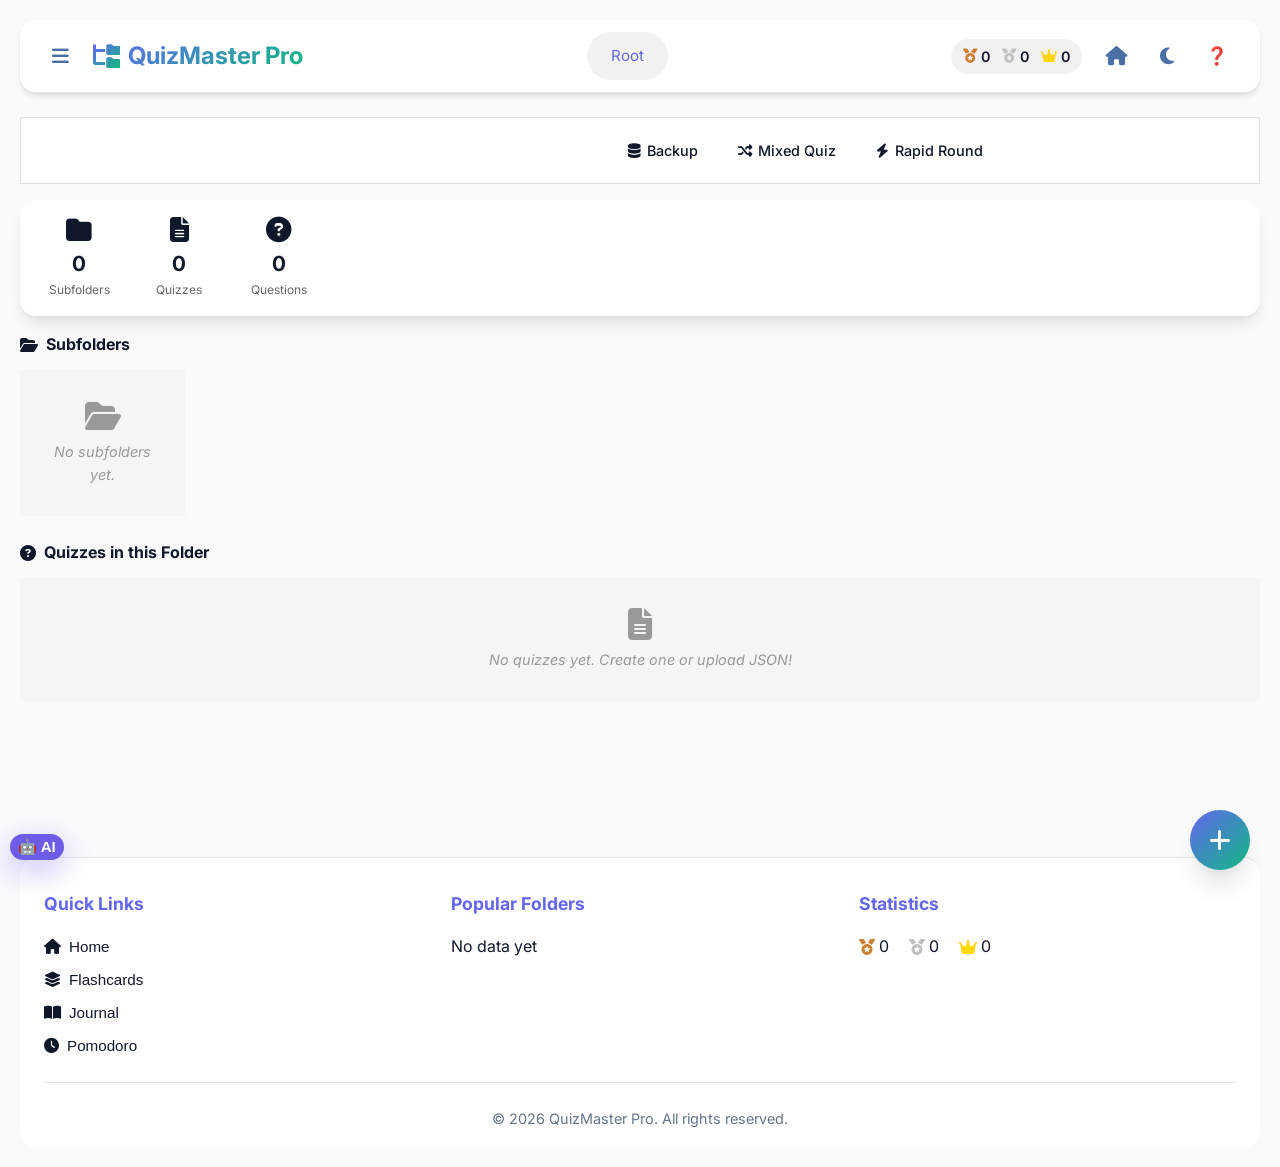
<file: index.html>
<!DOCTYPE html>
<html lang="en">
<head>
    <meta charset="UTF-8">
    <meta name="viewport" content="width=device-width, initial-scale=1.0">
    <title>QuizMaster Pro | Complete Learning System</title>

    <!-- PWA  -->
    <link rel="manifest" href="manifest.json">
    <meta name="theme-color" content="#4a6fa5">
    <meta name="apple-mobile-web-app-capable" content="yes">
    <meta name="apple-mobile-web-app-status-bar-style" content="black-translucent">
    <meta name="apple-mobile-web-app-title" content="QuizMaster">
    <link rel="apple-touch-icon" href="icons/icon-192.png">
    <meta name="mobile-web-app-capable" content="yes">
    <meta name="description" content="Smart study app with spaced repetition, journal, habits and quiz reels">
    <meta name="application-name" content="QuizMaster Pro">

    <!-- Fonts & Icons -->
    <link rel="preconnect" href="https://fonts.googleapis.com">
    <link rel="preconnect" href="https://fonts.gstatic.com" crossorigin>
    <link href="https://fonts.googleapis.com/css2?family=Inter:wght@300;400;500;600;700;800&display=swap" rel="stylesheet">
    <link rel="stylesheet" href="https://cdnjs.cloudflare.com/ajax/libs/font-awesome/6.4.0/css/all.min.css">

    <!-- ── CSS Files ── -->
    <link rel="stylesheet" href="css/base.css">
    <link rel="stylesheet" href="css/components.css">
    <link rel="stylesheet" href="css/quiz.css">
    <link rel="stylesheet" href="css/features.css">
    <link rel="stylesheet" href="css/planner.css">
    <link rel="stylesheet" href="css/reels.css">
</head>
<body>
<div class="app-container">

    <!-- ════════════════ HEADER ════════════════ -->
    <header class="glass-header">
        <div class="header-content">
            <div class="header-left">
                <button class="icon-btn" onclick="toggleMenu()" title="Menu"><i class="fas fa-bars"></i></button>
                <div class="logo"><i class="fas fa-folder-tree"></i><span>QuizMaster Pro</span></div>
            </div>
            <div class="header-center">
                <div class="breadcrumb" id="breadcrumb">
                    <span class="breadcrumb-item" onclick="navigateToRoot()">Root</span>
                </div>
            </div>
            <div class="header-right">
                <div class="medal-display">
                    <span class="medal bronze"><i class="fas fa-medal"></i> <span id="bronze-count">0</span></span>
                    <span class="medal silver"><i class="fas fa-medal"></i> <span id="silver-count">0</span></span>
                    <span class="medal gold"><i class="fas fa-crown"></i> <span id="gold-count">0</span></span>
                </div>
                <button class="icon-btn" onclick="goHome()"     title="Home"><i class="fas fa-home"></i></button>
                <button class="icon-btn" onclick="toggleTheme()" title="Toggle Theme"><i class="fas fa-moon"></i></button>
                <button class="icon-btn" onclick="showHelp()" title="Help & Guide" style="font-size:1.1rem;">❓</button>
            </div>
        </div>
    </header>

    <!-- ════════════════ SIDEBAR ════════════════ -->
    <div id="sidebar" class="sidebar">
        <div class="sidebar-header">
            <h3>Menu</h3>
            <button class="icon-btn" onclick="toggleMenu()"><i class="fas fa-times"></i></button>
        </div>
        <div class="sidebar-content">

            <div class="menu-section">
                <h4><i class="fas fa-folder"></i> FOLDER MANAGEMENT</h4>
                <button class="menu-item" onclick="createNewFolder();toggleMenu()"><i class="fas fa-folder-plus"></i> New Folder</button>
                <button class="menu-item" onclick="createNewQuiz();toggleMenu()"><i class="fas fa-plus-circle"></i> New Quiz</button>
                <button class="menu-item" onclick="renameCurrentItem();toggleMenu()"><i class="fas fa-edit"></i> Rename Current</button>
                <button class="menu-item" onclick="deleteCurrentFolder();toggleMenu()"><i class="fas fa-trash-alt"></i> Delete Current</button>
            </div>

            <div class="menu-section">
                <h4><i class="fas fa-upload"></i> UPLOAD & BACKUP</h4>
                <button class="menu-item" onclick="showFileUploadModal();toggleMenu()"><i class="fas fa-magic"></i> Smart Upload <span class="menu-badge">JSON</span></button>
                <button class="menu-item" onclick="showLegacyImportOptions();toggleMenu()"><i class="fas fa-history"></i> Legacy Import</button>
                <button class="menu-item" onclick="showBackupOptions();toggleMenu()"><i class="fas fa-database"></i> Backup / Restore</button>
                        <button class="menu-item" onclick="window.location.href='index2.html'"><i class="fas fa-tasks"></i> SSC TRACK TASK</button>
            </div>

            <div class="menu-section">
                <h4><i class="fas fa-graduation-cap"></i> STUDY MODES</h4>
                <button class="menu-item" onclick="startQuizMode();toggleMenu()"><i class="fas fa-play-circle"></i> Take Quiz</button>
                <button class="menu-item" onclick="showFlashcards();toggleMenu()"><i class="fas fa-layer-group"></i> Flashcards</button>
                <button class="menu-item" onclick="startRapidRoundSetup();toggleMenu()"><i class="fas fa-bolt"></i> Rapid Round</button>
                <button class="menu-item" onclick="showMixedQuizSettings();toggleMenu()"><i class="fas fa-random"></i> Mixed Quiz <span class="menu-badge">Multi-Folder</span></button>
                <button class="menu-item" onclick="showDifficultQuestions();toggleMenu()"><i class="fas fa-exclamation-triangle"></i> Difficult Questions</button>
                <button class="menu-item" onclick="startPomodoro();toggleMenu()"><i class="fas fa-clock"></i> Pomodoro Timer</button>
                <button class="menu-item" onclick="showReels();toggleMenu()"><i class="fas fa-film"></i> Quiz Reels 🎵 <span class="menu-badge">New</span></button>
                <button class="menu-item" onclick="showNotes();toggleMenu()"><i class="fas fa-book-open"></i> Learning Journal</button>
                <button class="menu-item" onclick="showPlanner();toggleMenu()"><i class="fas fa-calendar-check"></i> Revision Planner <span class="menu-badge">Smart</span></button>
                <button class="menu-item" onclick="showAllBookmarks();toggleMenu()"><i class="fas fa-bookmark"></i> All Bookmarks 🔖</button>
            </div>

            <div class="menu-section">
                <h4><i class="fas fa-database"></i> DATA MANAGEMENT</h4>
                <button class="menu-item" onclick="exportAllData();toggleMenu()"><i class="fas fa-download"></i> Export All Data</button>
                <button class="menu-item" onclick="clearMemory();toggleMenu()"><i class="fas fa-eraser"></i> Clear Memory</button>
                <button class="menu-item" id="sidebarInstallBtn" onclick="_pwaInstall();toggleMenu()" style="display:none;"><i class="fas fa-download"></i> Install as App</button>
                <div style="padding:8px 14px;border-top:1px solid rgba(255,255,255,0.08);margin-top:4px;">
                    <div id="driveStatus" style="font-size:0.72rem;padding:4px 0 8px;display:flex;align-items:center;gap:6px;">
                        <span id="driveStatusDot" style="width:8px;height:8px;border-radius:50%;background:#aaa;flex-shrink:0;display:inline-block;"></span>
                        <span id="driveStatusText" style="color:#aaa;">Drive: Loading…</span>
                    </div>
                    <button class="menu-item" id="driveBakBtn" onclick="backupToDrive()" style="width:100%;justify-content:flex-start;">☁️ Backup to Drive</button>
                    <button class="menu-item" onclick="restoreFromDrive()" style="width:100%;justify-content:flex-start;font-size:0.82rem;opacity:0.8;"><i class="fas fa-cloud-download-alt"></i> Restore from Drive</button>
                    <div id="driveLastBackup" style="font-size:0.7rem;color:#aaa;padding:4px 14px 0;"></div>
                </div>
            </div>

        </div>
    </div>

    <!-- ════════════════ MAIN CONTENT ════════════════ -->
    <main class="main-content">

        <!-- Folder / Quiz View (default) -->
        <div id="folderView" class="view active">
            <!-- Action Bar -->
            <div class="folder-actions-bar glass-card">
                <button class="primary-btn"   onclick="createNewFolder()"><i class="fas fa-folder-plus"></i> New Folder</button>
                <button class="primary-btn"   onclick="createNewQuiz()"><i class="fas fa-plus-circle"></i> New Quiz</button>
                <button class="primary-btn"   onclick="showAddQuestionDialog()"><i class="fas fa-plus"></i> Add Question</button>
                <button class="primary-btn"   onclick="showFileUploadModal()"><i class="fas fa-upload"></i> Smart Upload</button>
                <button class="secondary-btn" onclick="showBackupOptions()"><i class="fas fa-database"></i> Backup</button>
                <button class="secondary-btn" onclick="showMixedQuizSettings()"><i class="fas fa-random"></i> Mixed Quiz</button>
                <button class="secondary-btn" onclick="startRapidRoundSetup()"><i class="fas fa-bolt"></i> Rapid Round</button>
            </div>

            <!-- Folder Stats -->
            <div class="folder-info glass-card" id="folderInfo"></div>

            <!-- Quick Upload -->
            <div id="quickUploadArea" class="quick-upload-area glass-card hidden">
                <h4><i class="fas fa-cloud-upload-alt"></i> Quick Upload to Current Folder</h4>
                <p>Upload a JSON file to add questions</p>
                <div class="upload-options">
                    <button class="primary-btn"   onclick="quickUpload('new')"><i class="fas fa-file-alt"></i> Create New Quiz</button>
                    <button class="secondary-btn" onclick="quickUpload('add')"><i class="fas fa-plus-circle"></i> Add to Existing</button>
                </div>
            </div>

            <!-- Subfolders -->
            <div class="subfolders-section">
                <h3><i class="fas fa-folder-open"></i> Subfolders</h3>
                <div id="subfoldersGrid" class="folders-grid"></div>
            </div>

            <!-- Quizzes -->
            <div class="quizzes-section">
                <h3><i class="fas fa-question-circle"></i> Quizzes in this Folder</h3>
                <div id="quizzesList" class="quizzes-list"></div>
            </div>
        </div>

        <!-- Quiz Container -->
        <div id="quizContainer" class="quiz-container glass-card hidden"></div>

        <!-- Flashcard Container -->
        <div id="flashcardContainer" class="fc-outer hidden"></div>

        <!-- Pomodoro Container — full flow shell created dynamically by pomodoro.js -->

        <!-- Notes / Journal Container -->
        <div id="notesContainer" class="hidden" style="max-width:860px;margin:20px auto;padding:0 16px;">

            <!-- Top nav -->
            <div class="jnl-topbar">
                <div class="jnl-title"><i class="fas fa-book-open"></i> My Journal</div>
                <div class="jnl-tabs">
                    <button class="jnl-tab active" id="jtab-today"    onclick="jnlTab('today')">📅 Today</button>
                    <button class="jnl-tab"         id="jtab-goals"   onclick="jnlTab('goals')">🎯 Goals</button>
                    <button class="jnl-tab"         id="jtab-routine" onclick="jnlTab('routine')">🔁 Routine</button>
                    <button class="jnl-tab"         id="jtab-log"     onclick="jnlTab('log')">📓 Daily Log</button>
                    <button class="jnl-tab"         id="jtab-habits"  onclick="jnlTab('habits')">🏆 Habits</button>
                    <button class="jnl-tab"         id="jtab-stats"   onclick="jnlTab('stats')">📊 Stats</button>
                </div>
                <button class="secondary-btn" onclick="goHome()">← Back</button>
            </div>

            <!-- ── TODAY ── -->
            <div class="jnl-panel active" id="jpanel-today">
                <div class="jnl-today-header">
                    <div>
                        <div class="jnl-date-header" id="jnlDateHeading"></div>
                        <div class="jnl-today-sub">How's your day going?</div>
                    </div>
                    <div class="jnl-progress-ring-wrap">
                        <svg class="jnl-ring" viewBox="0 0 48 48">
                            <circle cx="24" cy="24" r="20" fill="none" stroke="#e0e0e0" stroke-width="5"/>
                            <circle id="jnlRingFill" cx="24" cy="24" r="20" fill="none" stroke="#4a6fa5" stroke-width="5"
                                stroke-dasharray="125.6" stroke-dashoffset="125.6"
                                stroke-linecap="round" transform="rotate(-90 24 24)" style="transition:stroke-dashoffset 0.5s"/>
                        </svg>
                        <span class="jnl-ring-pct" id="jnlRingPct">0%</span>
                    </div>
                </div>

                <div class="jnl-two-col">
                    <!-- Today tasks -->
                    <div class="jnl-col">
                        <div class="jnl-section-title">
                            📌 Today's Tasks
                            <span class="jnl-badge jnl-badge-blue" id="todayProgress"></span>
                        </div>
                        <div class="jnl-add-row">
                            <input type="text" id="todayTaskInput" placeholder="Add a task for today…"
                                onkeydown="if(event.key==='Enter')addTodayTask()">
                            <button class="primary-btn small" onclick="addTodayTask()">+ Add</button>
                        </div>
                        <div id="todayTaskList" class="jnl-task-list"></div>
                    </div>
                    <!-- Routine today -->
                    <div class="jnl-col">
                        <div class="jnl-section-title">🔁 Routine Today</div>
                        <div id="routineTodayList" class="jnl-task-list"></div>
                        <div class="jnl-routine-hint">Set habits in the <strong>Routine</strong> tab →</div>
                    </div>
                </div>

                <!-- Tomorrow preview -->
                <div class="jnl-tomorrow-preview">
                    <div class="jnl-section-title" style="margin-bottom:8px;">📅 Tomorrow's Goals <small style="font-size:0.75rem;text-transform:none;color:#999;">(set in Goals tab)</small></div>
                    <div id="tomorrowPreviewList" class="jnl-task-list jnl-preview-list"></div>
                </div>
            </div>

            <!-- ── GOALS ── -->
            <div class="jnl-panel" id="jpanel-goals">
                <div class="jnl-goals-header">
                    <div>
                        <div style="font-weight:700;font-size:1.05rem;color:#4a6fa5;">🎯 Goal Planner</div>
                        <div style="font-size:0.82rem;color:#999;margin-top:2px;">Plan what you want to achieve</div>
                    </div>
                    <div class="jnl-goals-stats">
                        <span class="jnl-badge jnl-badge-blue" id="goalsProgressBadge"></span>
                    </div>
                </div>

                <div class="jnl-goal-add-box">
                    <input type="text" id="goalInput" placeholder="What do you want to achieve?…"
                        onkeydown="if(event.key==='Enter')addGoal()" style="flex:1">
                    <select id="goalTargetDate" style="padding:8px 10px;border:1px solid #ddd;border-radius:4px;font-family:inherit;font-size:0.88rem;">
                        <option value="tomorrow">📅 Tomorrow</option>
                        <option value="thisweek">📅 This Week</option>
                        <option value="custom">📅 Custom…</option>
                    </select>
                    <input type="date" id="goalCustomDate" style="display:none;padding:8px;border:1px solid #ddd;border-radius:4px;">
                    <button class="primary-btn small" onclick="addGoal()">+ Add</button>
                </div>

                <div class="jnl-goals-board">
                    <div class="jnl-goals-col">
                        <div class="jnl-goals-col-header pending">⏳ Pending</div>
                        <div id="goalListPending" class="jnl-task-list"></div>
                    </div>
                    <div class="jnl-goals-col">
                        <div class="jnl-goals-col-header done-col">✅ Completed</div>
                        <div id="goalListDone" class="jnl-task-list"></div>
                    </div>
                </div>
            </div>

            <!-- ── ROUTINE ── -->
            <div class="jnl-panel" id="jpanel-routine">
                <div style="font-weight:700;font-size:1.05rem;color:#4a6fa5;margin-bottom:4px;">🔁 Daily Routine Builder</div>
                <div style="font-size:0.82rem;color:#999;margin-bottom:16px;">Tasks that appear every day automatically</div>

                <div class="jnl-add-row">
                    <span class="jnl-routine-icon-pick" id="routineIconPick" onclick="toggleIconPicker()">😊</span>
                    <input type="text" id="routineInput" placeholder="e.g. Morning exercise, Read 20 pages…"
                        onkeydown="if(event.key==='Enter')addRoutine()">
                    <button class="primary-btn small" onclick="addRoutine()">+ Add</button>
                </div>
                <div id="routineIconPanel" class="jnl-icon-panel" style="display:none;">
                    <span onclick="pickIcon('😊')">😊</span><span onclick="pickIcon('💪')">💪</span>
                    <span onclick="pickIcon('📚')">📚</span><span onclick="pickIcon('🧘')">🧘</span>
                    <span onclick="pickIcon('💧')">💧</span><span onclick="pickIcon('🏃')">🏃</span>
                    <span onclick="pickIcon('✍️')">✍️</span><span onclick="pickIcon('🎵')">🎵</span>
                    <span onclick="pickIcon('🌅')">🌅</span><span onclick="pickIcon('🍎')">🍎</span>
                    <span onclick="pickIcon('🧹')">🧹</span><span onclick="pickIcon('💻')">💻</span>
                </div>

                <div class="jnl-routine-week-legend">
                    <span class="jnl-wday active" data-day="all" onclick="filterRoutineDay('all')">All</span>
                    <span class="jnl-wday" data-day="0" onclick="filterRoutineDay('0')">Sun</span>
                    <span class="jnl-wday" data-day="1" onclick="filterRoutineDay('1')">Mon</span>
                    <span class="jnl-wday" data-day="2" onclick="filterRoutineDay('2')">Tue</span>
                    <span class="jnl-wday" data-day="3" onclick="filterRoutineDay('3')">Wed</span>
                    <span class="jnl-wday" data-day="4" onclick="filterRoutineDay('4')">Thu</span>
                    <span class="jnl-wday" data-day="5" onclick="filterRoutineDay('5')">Fri</span>
                    <span class="jnl-wday" data-day="6" onclick="filterRoutineDay('6')">Sat</span>
                </div>

                <div id="routineList" class="jnl-task-list"></div>

                <div class="jnl-routine-streak-row" id="routineStreakRow"></div>
            </div>

            <!-- ── DAILY LOG ── -->
            <div class="jnl-panel" id="jpanel-log">
                <div style="font-weight:700;font-size:1.05rem;color:#4a6fa5;margin-bottom:4px;">📓 Daily Journal</div>
                <div style="font-size:0.82rem;color:#999;margin-bottom:16px;">Write what you did, learned, felt today</div>

                <div class="jnl-log-mood-row">
                    <span style="font-size:0.82rem;color:#999;margin-right:6px;">Mood:</span>
                    <span class="jnl-mood-btn" data-mood="5" onclick="setMood(5)" title="Amazing">🤩</span>
                    <span class="jnl-mood-btn" data-mood="4" onclick="setMood(4)" title="Good">😊</span>
                    <span class="jnl-mood-btn" data-mood="3" onclick="setMood(3)" title="Okay">😐</span>
                    <span class="jnl-mood-btn" data-mood="2" onclick="setMood(2)" title="Tired">😔</span>
                    <span class="jnl-mood-btn" data-mood="1" onclick="setMood(1)" title="Bad">😞</span>
                    <span class="jnl-mood-selected" id="moodSelected"></span>
                </div>

                <div class="jnl-log-write">
                    <textarea id="logInput"
                        placeholder="Write about your day…&#10;What did you accomplish? What did you learn? Any challenges?&#10;(Enter to save, Shift+Enter for new line)"
                        rows="5"></textarea>
                    <div style="display:flex;justify-content:flex-end;gap:8px;">
                        <button class="secondary-btn" id="logCancelBtn" onclick="cancelEditLog()" style="display:none;">✕ Cancel</button>
                        <button class="primary-btn" id="logSaveBtn" onclick="saveLog()">💾 Save Entry</button>
                    </div>
                </div>

                <div class="jnl-log-filters">
                    <span style="font-size:0.82rem;color:#999;">Filter:</span>
                    <button class="jnl-filter-btn active" onclick="filterLogs('all',this)">All</button>
                    <button class="jnl-filter-btn" onclick="filterLogs('today',this)">Today</button>
                    <button class="jnl-filter-btn" onclick="filterLogs('week',this)">This Week</button>
                </div>
                <div id="logList" class="jnl-log-list"></div>
            </div>

            <!-- ── STATS ── -->
            <!-- HABITS panel -->
            <div class="jnl-panel" id="jpanel-habits">
                <div class="jnl-today-header">
                    <div>
                        <div style="font-weight:700;font-size:1.05rem;color:#4a6fa5;">🏆 Daily Habits</div>
                        <div class="jnl-today-sub">Complete all 10 habits = 100 points today</div>
                    </div>
                    <div id="habitScoreBadge" class="jnl-badge jnl-badge-blue">0 / 100</div>
                </div>

                <!-- Setup habits -->
                <div id="habitSetupArea">
                    <div class="jnl-section-title">Your 10 Habits <span id="habitCount" style="color:#4a6fa5;font-weight:800;">0/10</span></div>
                    <div class="jnl-add-row" id="habitAddRow">
                        <input type="text" id="habitInput" placeholder="Add a daily habit..." maxlength="80"
                            onkeydown="if(event.key==='Enter') addHabit()">
                        <button class="primary-btn" onclick="addHabit()">Add</button>
                    </div>
                    <div id="habitSetupList" class="jnl-task-list"></div>
                </div>

                <!-- Today checklist -->
                <div class="jnl-section-title" style="margin-top:20px;">Today's Checklist</div>
                <div id="habitCheckList" class="jnl-task-list"></div>

                <!-- Monthly bar chart -->
                <div class="jnl-section-title" style="margin-top:24px;">
                    📅 Monthly Score
                    <div style="display:flex;gap:6px;margin-left:auto;">
                        <button class="jnl-filter-btn" onclick="habitChangeMonth(-1)">‹</button>
                        <span id="habitMonthLabel" style="font-size:0.82rem;color:#4a6fa5;font-weight:700;padding:4px 8px;"></span>
                        <button class="jnl-filter-btn" onclick="habitChangeMonth(1)">›</button>
                    </div>
                </div>
                <div id="habitBarChart" class="habit-bar-chart"></div>

                <!-- Time Score -->
                <div style="font-weight:700;font-size:1rem;color:#4a6fa5;margin:28px 0 4px;display:flex;align-items:center;gap:8px;">
                    ⏱️ Active Time Score
                    <span style="font-size:0.75rem;font-weight:500;color:#aaa;">1hr = 10pts · max 100pts</span>
                    <div id="timeScoreBadge" class="jnl-badge jnl-badge-blue" style="margin-left:auto;">0 pts</div>
                </div>
                <div class="jnl-today-sub" style="margin-bottom:12px;">Only active time counts — idle screen is ignored</div>

                <div class="jnl-section-title" style="margin-top:4px;">
                    📅 Monthly Time Score
                    <div style="display:flex;gap:6px;margin-left:auto;">
                        <button class="jnl-filter-btn" onclick="timeChangeMonth(-1)">‹</button>
                        <span id="timeMonthLabel" style="font-size:0.82rem;color:#4a6fa5;font-weight:700;padding:4px 8px;"></span>
                        <button class="jnl-filter-btn" onclick="timeChangeMonth(1)">›</button>
                    </div>
                </div>
                <div id="timeBarChart" class="habit-bar-chart"></div>
            </div>

            <div class="jnl-panel" id="jpanel-stats">
                <div style="font-weight:700;font-size:1.05rem;color:#4a6fa5;margin-bottom:16px;">📊 Progress Analytics</div>

                <div class="jnl-stats-grid" id="jnlStatsGrid"></div>

                <div class="jnl-section-title" style="margin-top:20px;">Activity Calendar</div>
                <div id="jnlWeekChart"></div>

                <div class="jnl-section-title" style="margin-top:20px;">Mood Trend (Last 7 Days)</div>
                <div id="jnlMoodChart" class="jnl-mood-chart"></div>

                <div class="jnl-section-title" style="margin-top:20px;">Routine Streaks</div>
                <div id="jnlRoutineStreaks" class="jnl-routine-streaks-list"></div>

                <div class="jnl-section-title" style="margin-top:20px;">Daily History</div>
                <div id="jnlHistoryList" class="jnl-log-list"></div>
            </div>

        </div>

        <!-- Revision Planner Container -->
        <div id="plannerContainer" class="hidden">
            <div class="planner-topbar">
                <div class="planner-title"><i class="fas fa-calendar-check"></i> Revision Planner</div>
                <div class="planner-tabs">
                    <button class="planner-tab active" id="ptab-today"       onclick="plannerTab('today')">📋 Today</button>
                    <button class="planner-tab"         id="ptab-calendar"   onclick="plannerTab('calendar')">📅 Calendar</button>
                    <button class="planner-tab"         id="ptab-categories" onclick="plannerTab('categories')">🗂️ Categories</button>
                    <button class="planner-tab"         id="ptab-performance"onclick="plannerTab('performance')">📊 Performance</button>
                </div>
                <button class="secondary-btn" onclick="goHome()" style="flex-shrink:0;font-size:0.78rem;padding:5px 12px;">✕ Close</button>
            </div>
            <div class="planner-panel active" id="ppanel-today"></div>
            <div class="planner-panel"        id="ppanel-calendar"></div>
            <div class="planner-panel"        id="ppanel-categories"></div>
            <div class="planner-panel"        id="ppanel-performance"></div>
        </div>

        <!-- Bookmark Container -->
        <div id="bookmarkContainer" class="hidden" style="max-width:860px;margin:20px auto;padding:0 16px;"></div>

    </main>

    <!-- ════════════════ FAB ════════════════ -->
    <button class="fab" onclick="showQuickActions()"><i class="fas fa-plus"></i></button>
    <div id="quickActions" class="quick-actions hidden">
        <button onclick="showReels();showQuickActions()"><i class="fas fa-film"></i> Quiz Reels</button>
        <button onclick="startQuizMode();showQuickActions()"><i class="fas fa-play"></i> Take Quiz</button>
        <button onclick="showFlashcards();showQuickActions()"><i class="fas fa-layer-group"></i> Flashcards</button>
        <button onclick="startRapidRoundSetup();showQuickActions()"><i class="fas fa-bolt"></i> Rapid Round</button>
        <button onclick="showMixedQuizSettings();showQuickActions()"><i class="fas fa-random"></i> Mixed Quiz</button>
        <button onclick="showNotes();showQuickActions()"><i class="fas fa-book-open"></i> Notes</button>
        <button onclick="startPomodoro();showQuickActions()"><i class="fas fa-clock"></i> Pomodoro</button>
        <button onclick="showAddQuestionDialog();showQuickActions()"><i class="fas fa-plus-circle"></i> Add Question</button>
        <button onclick="showFileUploadModal();showQuickActions()"><i class="fas fa-upload"></i> Smart Upload</button>
        <button onclick="shuffleAllOptions();showQuickActions()"><i class="fas fa-dice"></i> Shuffle Options</button>
                <button onclick="window.location.href='index2.html'"><i class="fas fa-tasks"></i> SSC TRACK TASK</button>
    </div>

    <!-- ════════════════ FOOTER ════════════════ -->
    <footer class="glass-footer">
        <div class="footer-content">
            <div class="footer-section">
                <h4>Quick Links</h4>
                <div class="footer-links">
                    <button onclick="goHome()"><i class="fas fa-home"></i> Home</button>
                    <button onclick="showFlashcards()"><i class="fas fa-layer-group"></i> Flashcards</button>
                    <button onclick="showNotes()"><i class="fas fa-book-open"></i> Journal</button>
                    <button onclick="startPomodoro()"><i class="fas fa-clock"></i> Pomodoro</button>
                </div>
            </div>
            <div class="footer-section">
                <h4>Popular Folders</h4>
                <div id="frequentFolders" class="folder-links"><span>No data yet</span></div>
            </div>
            <div class="footer-section">
                <h4>Statistics</h4>
                <div class="footer-stats">
                    <div><i class="fas fa-medal bronze-icon"></i> <span id="footer-bronze">0</span></div>
                    <div><i class="fas fa-medal silver-icon"></i> <span id="footer-silver">0</span></div>
                    <div><i class="fas fa-crown  gold-icon"></i>   <span id="footer-gold">0</span></div>
                </div>
            </div>
        </div>
        <div class="footer-bottom">
            <p>© <span id="current-year"></span> QuizMaster Pro. All rights reserved.</p>
        </div>
    </footer>

</div><!-- /.app-container -->

<!-- Hidden file input for uploads -->
<input type="file" id="hiddenFileInput" style="display:none;" accept=".json">

<!-- ══════════════════════════════════════════
     JS Files — ORDER MATTERS:
     1. db.js        (database)
     2. app.js       (globals, utils, init)
     3. navigation.js
     4. folders.js
     5. quiz.js      (engine, upload, backup)
     6. difficult.js (depends on quiz.js)
     7. rapid.js
     8. mixed.js
     9. pomodoro.js
    10. notes.js
════════════════════════════════════════════ -->
<!-- PWA Install Banner -->
<div id="pwaInstallBanner" style="display:none;position:fixed;bottom:80px;left:50%;transform:translateX(-50%);
    background:#4a6fa5;color:white;padding:12px 20px;border-radius:12px;
    box-shadow:0 4px 20px rgba(0,0,0,0.3);z-index:3000;display:none;
    align-items:center;gap:12px;max-width:340px;width:90%;font-size:0.88rem;">
    <span>📱 Install QuizMaster as an app!</span>
    <button id="pwaInstallBtn" style="background:white;color:#4a6fa5;border:none;
        padding:6px 14px;border-radius:6px;font-weight:700;cursor:pointer;font-size:0.85rem;
        white-space:nowrap;">Install</button>
    <button onclick="document.getElementById('pwaInstallBanner').style.display='none'"
        style="background:none;border:none;color:rgba(255,255,255,0.7);cursor:pointer;
        font-size:1rem;padding:0;">✕</button>
</div>

<script src="js/db.js"></script>
<script src="js/app.js"></script>
<script src="js/navigation.js"></script>
<script src="js/folders.js"></script>
<script src="js/quiz.js?v=3"></script>
    <script src="js/difficult.js"></script>
<script src="js/rapid.js"></script>
<script src="js/mixed.js"></script>
<script src="js/pomodoro.js"></script>
<script src="js/notes.js"></script>
<script src="js/habits.js"></script>
<script src="js/planner.js"></script>
<script src="js/drive.js"></script>
<script src="js/share.js"></script>
<script src="js/bookmarks.js"></script>
<script src="js/help.js"></script>
<script src="js/reels.js"></script>

<script>
// ── Service Worker Registration ───────────────
if ('serviceWorker' in navigator) {
    window.addEventListener('load', () => {
        navigator.serviceWorker.register('/NEWQUIZMF/sw.js')
            .then(reg => {
                console.log('[PWA] SW registered:', reg.scope);
                // Check for updates
                reg.addEventListener('updatefound', () => {
                    const newSW = reg.installing;
                    newSW.addEventListener('statechange', () => {
                        if (newSW.state === 'installed' && navigator.serviceWorker.controller) {
                            showToast('App updated! Refresh to get latest version.', 'info');
                        }
                    });
                });
            })
            .catch(err => console.warn('[PWA] SW failed:', err));
    });
}

// ── Install Prompt ────────────────────────────
let _pwaPrompt = null;
window.addEventListener('beforeinstallprompt', e => {
    e.preventDefault();
    _pwaPrompt = e;
    const banner = document.getElementById('pwaInstallBanner');
    if (banner) banner.style.display = 'flex';
    const sideBtn = document.getElementById('sidebarInstallBtn');
    if (sideBtn) sideBtn.style.display = 'flex';
});

async function _pwaInstall() {
    if (_pwaPrompt) {
        _pwaPrompt.prompt();
        const result = await _pwaPrompt.userChoice;
        if (result.outcome === 'accepted') showToast('✅ QuizMaster installed!', 'success');
        _pwaPrompt = null;
    } else {
        // iOS instructions
        showToast('On iOS: tap Share → "Add to Home Screen"', 'info');
    }
}

document.getElementById('pwaInstallBtn')?.addEventListener('click', async () => {
    if (!_pwaPrompt) return;
    _pwaPrompt.prompt();
    const result = await _pwaPrompt.userChoice;
    if (result.outcome === 'accepted') {
        showToast('✅ QuizMaster installed!', 'success');
        document.getElementById('pwaInstallBanner').style.display = 'none';
    }
    _pwaPrompt = null;
});

window.addEventListener('appinstalled', () => {
    document.getElementById('pwaInstallBanner').style.display = 'none';
    showToast('🎉 QuizMaster Pro installed successfully!', 'success');
});

// ── Handle shortcut URL actions ───────────────
window.addEventListener('DOMContentLoaded', () => {
    const params = new URLSearchParams(window.location.search);
    const action = params.get('action');
    if (action === 'quiz')    setTimeout(() => startQuizMode(), 1000);
    if (action === 'planner') setTimeout(() => showPlanner(), 1000);
    if (action === 'journal') setTimeout(() => showNotes(), 1000);
});
</script>
</body>
</html>
</file>
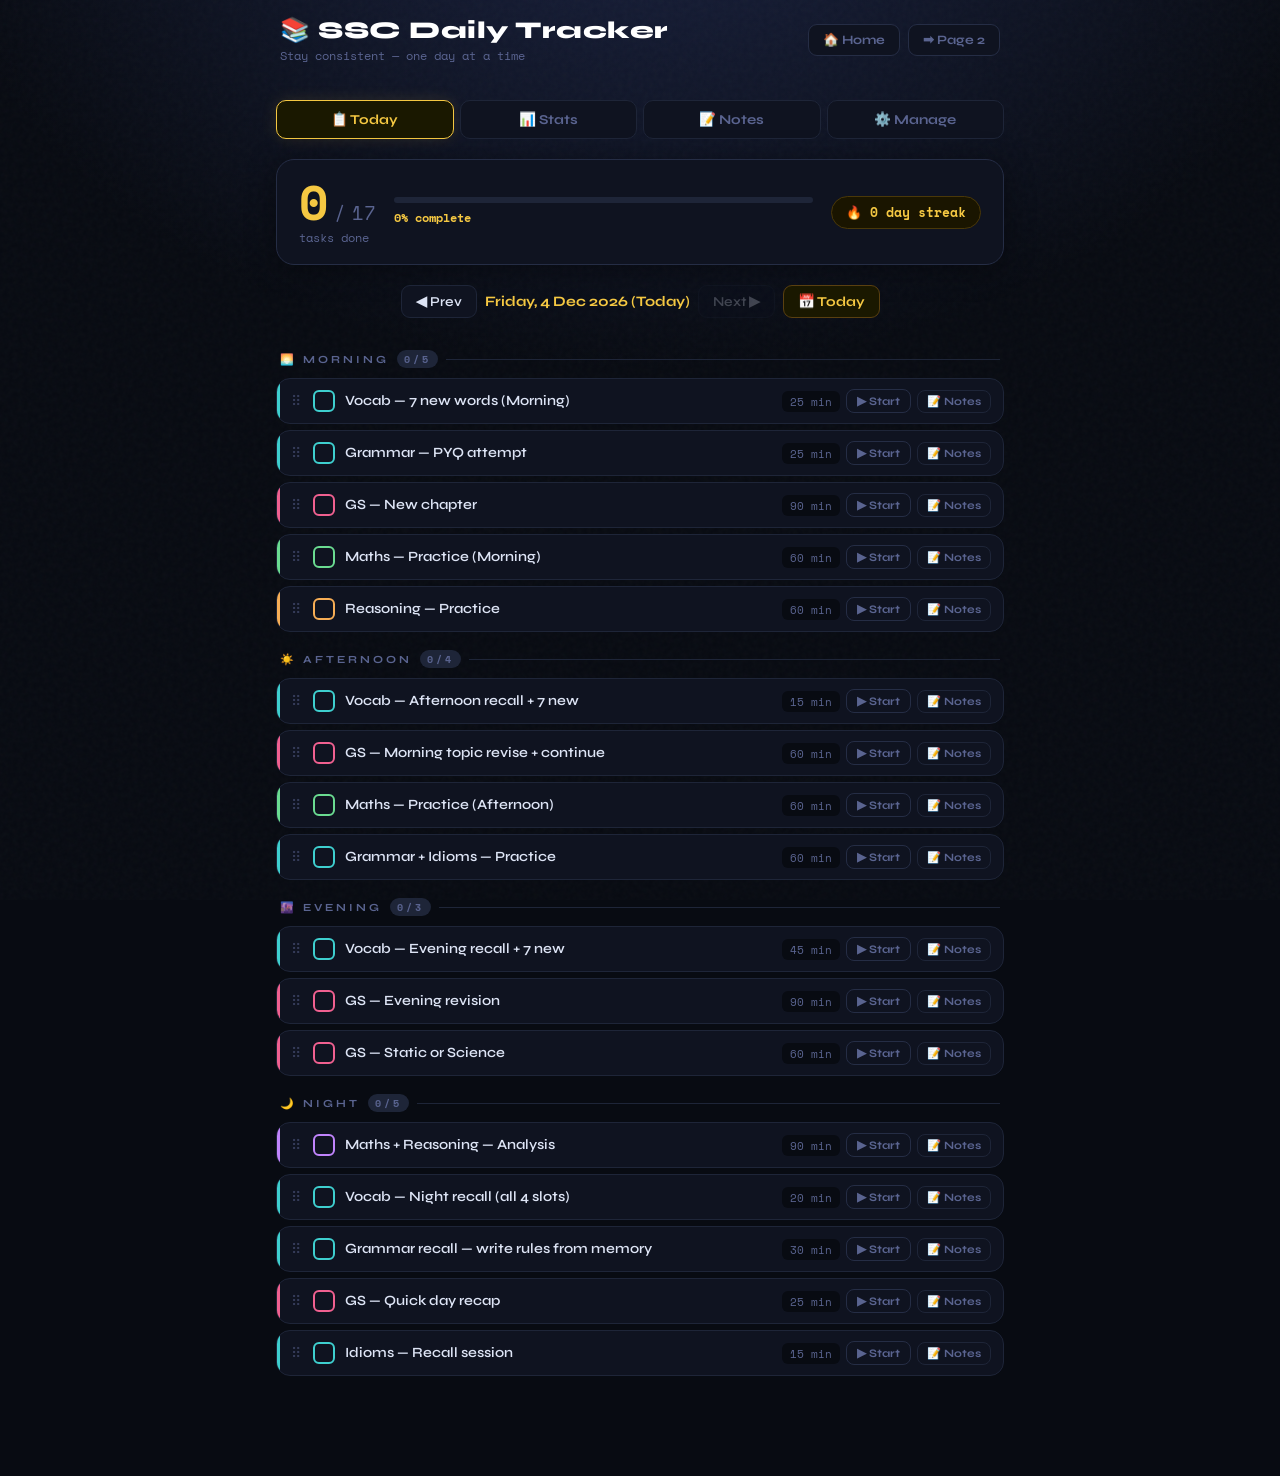
<file: index2.html>
<!DOCTYPE html>
<html lang="en">
<head>
<meta charset="UTF-8">
<meta name="viewport" content="width=device-width, initial-scale=1.0">
<title>SSC Daily Tracker v6</title>
<link href="https://fonts.googleapis.com/css2?family=Syne:wght@400;600;700;800&family=Space+Mono:wght@400;700&display=swap" rel="stylesheet">
<style>
:root {
  --bg:#080b12; --card:#0f1320; --card2:#141828;
  --border:#1e2538; --border2:#252d45;
  --accent:#f5c842; --accent2:#3ecfcf; --accent3:#f06090;
  --text:#dde4f5; --muted:#5a6490;
  --english:#3ecfcf; --gs:#f06090;
  --maths:#6adb91; --reasoning:#f6ad55; --analysis:#c084fc;
  --g0:#0d1117; --g1:#0e4429; --g2:#006d32; --g3:#26a641; --g4:#39d353;
  --radius:14px;
}
*{margin:0;padding:0;box-sizing:border-box;}
html{scroll-behavior:smooth;}
body{background:var(--bg);color:var(--text);font-family:'Syne',sans-serif;min-height:100vh;padding-bottom:80px;
  background-image:radial-gradient(ellipse 80% 50% at 50% -10%, #1a2240 0%, transparent 70%);}

body::before{content:'';position:fixed;inset:0;opacity:.03;pointer-events:none;z-index:0;
  background-image:url("data:image/svg+xml,%3Csvg viewBox='0 0 200 200' xmlns='http://www.w3.org/2000/svg'%3E%3Cfilter id='n'%3E%3CfeTurbulence type='fractalNoise' baseFrequency='0.9' numOctaves='4'/%3E%3C/filter%3E%3Crect width='100%25' height='100%25' filter='url(%23n)'/%3E%3C/svg%3E");}

.header-bar{display:flex;align-items:center;justify-content:space-between;gap:12px;
  padding:16px 20px;max-width:760px;margin:0 auto;position:relative;z-index:1;}
.header-left h1{font-size:1.5rem;font-weight:800;color:#fff;letter-spacing:0.5px;}
.header-left p{color:var(--muted);font-size:0.75rem;margin-top:2px;font-family:'Space Mono',monospace;}
.header-right{display:flex;gap:8px;flex-shrink:0;}
.nav-btn-top{background:var(--card);border:1px solid var(--border2);color:var(--muted);
  padding:7px 14px;border-radius:9px;cursor:pointer;font-family:'Syne',sans-serif;
  font-size:0.8rem;font-weight:700;transition:all 0.2s;white-space:nowrap;}
.nav-btn-top:hover{border-color:var(--accent);color:var(--accent);}

.tabs{display:flex;justify-content:center;gap:6px;padding:20px 16px 0;max-width:760px;margin:0 auto;position:relative;z-index:1;}
.tab{flex:1;padding:10px 6px;border-radius:10px;border:1px solid var(--border);background:var(--card);
  color:var(--muted);font-family:'Syne',sans-serif;font-size:0.85rem;font-weight:700;cursor:pointer;transition:all 0.25s;text-align:center;}
.tab:hover{border-color:var(--border2);color:var(--text);}
.tab.active{background:#1a1800;border-color:var(--accent);color:var(--accent);box-shadow:0 0 16px rgba(245,200,66,0.12);}

.panel{display:none;max-width:760px;margin:0 auto;padding:20px 16px;position:relative;z-index:1;}
.panel.active{display:block;}

.score-bar{background:var(--card);border:1px solid var(--border2);border-radius:18px;
  padding:18px 22px;margin-bottom:20px;display:flex;align-items:center;gap:18px;flex-wrap:wrap;
  box-shadow:0 4px 30px rgba(0,0,0,0.4);}
.score-left{display:flex;align-items:baseline;gap:6px;}
.score-big{font-size:3rem;font-weight:800;color:var(--accent);line-height:1;font-family:'Space Mono',monospace;}
.score-sep{font-size:1.2rem;color:var(--muted);font-family:'Space Mono',monospace;}
.score-total{font-size:1.2rem;color:var(--muted);font-family:'Space Mono',monospace;}
.progress-wrap{flex:1;min-width:130px;}
.progress-track{background:var(--border);border-radius:999px;height:6px;overflow:hidden;margin-bottom:5px;}
.progress-fill{height:100%;border-radius:999px;background:linear-gradient(90deg,var(--accent2),var(--accent));transition:width 0.5s cubic-bezier(0.4,0,0.2,1);}
.progress-pct{font-size:0.78rem;color:var(--accent);font-weight:700;font-family:'Space Mono',monospace;}
.streak-badge{display:inline-flex;align-items:center;gap:6px;background:#1a1500;border:1px solid #4a3808;
  color:var(--accent);font-size:0.8rem;font-weight:700;padding:6px 14px;border-radius:999px;
  font-family:'Space Mono',monospace;}

#globalTimerBar{display:none;position:fixed;top:0;left:0;right:0;z-index:100;
  background:linear-gradient(135deg,#1a1200,#0d1a1a);border-bottom:1px solid var(--accent2);
  padding:10px 16px;align-items:center;gap:12px;flex-wrap:wrap;}
#globalTimerBar.show{display:flex;}
#gTimerName{flex:1;font-size:0.82rem;font-weight:700;color:var(--accent2);
  white-space:nowrap;overflow:hidden;text-overflow:ellipsis;max-width:240px;}
#gTimerClock{font-family:'Space Mono',monospace;font-size:1.3rem;font-weight:700;color:var(--accent);
  background:#0d0d00;padding:4px 14px;border-radius:8px;min-width:76px;text-align:center;}
#gTimerProgress{flex:2;min-width:80px;height:5px;background:var(--border);border-radius:999px;overflow:hidden;}
#gTimerProgressFill{height:100%;background:linear-gradient(90deg,var(--accent2),var(--accent));
  border-radius:999px;transition:width 0.5s linear;width:0%;}
.gtimer-btn{border:none;cursor:pointer;border-radius:8px;font-family:'Syne',sans-serif;
  font-weight:700;font-size:0.75rem;padding:5px 12px;transition:all 0.2s;}
#gPauseBtn{background:#2a2000;color:var(--accent);border:1px solid #4a3808;}
#gPauseBtn:hover{background:#3a2e00;}
#gStopBtn{background:#2a0d0d;color:#f06060;border:1px solid #4a1a1a;}
#gStopBtn:hover{background:#3a1a1a;}
#gDoneBtn{background:var(--accent);color:#000;display:none;}
#gDoneBtn:hover{background:#ffe066;}

.date-nav{display:flex;align-items:center;justify-content:center;gap:8px;margin-bottom:20px;flex-wrap:wrap;}
.nav-btn{background:var(--card);border:1px solid var(--border);color:var(--text);
  padding:7px 14px;border-radius:9px;cursor:pointer;font-family:'Syne',sans-serif;font-size:0.85rem;font-weight:600;
  transition:all 0.2s;user-select:none;}
.nav-btn:hover:not(:disabled){border-color:var(--accent);color:var(--accent);}
.nav-btn:disabled{opacity:0.25;cursor:not-allowed;}
.today-btn{background:#1a1800;border-color:#5a4010;color:var(--accent);font-weight:700;}
.today-btn:hover:not(:disabled){background:#2a2200 !important;}
.date-display{font-size:0.9rem;font-weight:700;min-width:200px;text-align:center;}

.tasks-grid{display:flex;flex-direction:column;gap:6px;}
.section-label{font-size:0.68rem;font-weight:700;letter-spacing:3px;text-transform:uppercase;color:var(--muted);
  padding:12px 4px 4px;display:flex;align-items:center;gap:8px;}
.section-label::after{content:'';flex:1;height:1px;background:var(--border);}
.section-count{background:var(--border);color:var(--muted);font-family:'Space Mono',monospace;
  font-size:0.65rem;padding:1px 7px;border-radius:99px;}

.task-wrap{display:flex;flex-direction:column;gap:0;}

.task-row{background:var(--card);border:1px solid var(--border);border-radius:var(--radius);
  padding:10px 12px;display:flex;align-items:center;gap:10px;transition:all 0.2s;user-select:none;
  position:relative;overflow:hidden;}
.task-wrap.notes-open .task-row{border-radius:var(--radius) var(--radius) 0 0;border-bottom:1px solid var(--border2);}
.task-row::before{content:'';position:absolute;left:0;top:0;bottom:0;width:3px;border-radius:3px 0 0 3px;}
.task-row.english::before{background:var(--english);}
.task-row.gs::before{background:var(--gs);}
.task-row.maths::before{background:var(--maths);}
.task-row.reasoning::before{background:var(--reasoning);}
.task-row.analysis::before{background:var(--analysis);}
.task-row.done{opacity:0.55;}
.task-row.done .task-name{text-decoration:line-through;color:var(--muted);}
.task-row.english.done{background:#0a2020;}
.task-row.gs.done{background:#200d14;}
.task-row.maths.done{background:#0a2016;}
.task-row.reasoning.done{background:#20180a;}
.task-row.analysis.done{background:#160a20;}
.task-row.active-timer{border-color:var(--accent2);box-shadow:0 0 0 1px var(--accent2),0 0 18px rgba(62,207,207,0.12);}
.task-row.dragging{opacity:0.35;border:2px dashed var(--accent);}
.task-row.drag-over{border-color:var(--accent2);background:#0d1e1e;}

.drag-handle{cursor:grab;color:var(--muted);font-size:0.9rem;flex-shrink:0;padding:0 2px;opacity:0.5;}
.drag-handle:hover{opacity:1;}

.task-check{width:22px;height:22px;border-radius:6px;border:2px solid var(--border2);
  flex-shrink:0;display:flex;align-items:center;justify-content:center;font-size:12px;cursor:pointer;transition:all 0.2s;}
.task-row.english .task-check{border-color:var(--english);}
.task-row.gs .task-check{border-color:var(--gs);}
.task-row.maths .task-check{border-color:var(--maths);}
.task-row.reasoning .task-check{border-color:var(--reasoning);}
.task-row.analysis .task-check{border-color:var(--analysis);}
.task-row.done .task-check{background:var(--accent);border-color:var(--accent);color:#000;font-size:13px;}

.task-name{flex:1;font-size:0.88rem;font-weight:600;cursor:pointer;line-height:1.3;}

.task-timer-area{display:flex;align-items:center;gap:6px;flex-shrink:0;}
.task-dur-badge{font-family:'Space Mono',monospace;font-size:0.7rem;color:var(--muted);
  background:var(--bg);padding:2px 8px;border-radius:6px;flex-shrink:0;}
.start-btn{display:inline-flex;align-items:center;gap:4px;background:transparent;
  border:1px solid var(--border2);color:var(--muted);padding:4px 10px;border-radius:8px;
  cursor:pointer;font-family:'Syne',sans-serif;font-size:0.72rem;font-weight:700;
  transition:all 0.2s;flex-shrink:0;white-space:nowrap;}
.start-btn:hover{border-color:var(--accent2);color:var(--accent2);}
.start-btn.running{border-color:var(--accent2);color:var(--accent2);background:rgba(62,207,207,0.08);}
.start-btn.paused{border-color:var(--accent);color:var(--accent);background:rgba(245,200,66,0.06);}
.task-timer-display{font-family:'Space Mono',monospace;font-size:0.78rem;font-weight:700;
  color:var(--accent2);min-width:42px;text-align:right;display:none;}
.task-timer-display.show{display:block;}
.task-pts{font-size:0.72rem;font-weight:700;color:var(--accent);flex-shrink:0;min-width:20px;
  text-align:right;font-family:'Space Mono',monospace;}

.notes-btn{display:inline-flex;align-items:center;gap:3px;background:transparent;
  border:1px solid var(--border);color:var(--muted);padding:4px 9px;border-radius:8px;
  cursor:pointer;font-family:'Syne',sans-serif;font-size:0.7rem;font-weight:700;
  transition:all 0.2s;flex-shrink:0;white-space:nowrap;position:relative;}
.notes-btn:hover{border-color:var(--accent);color:var(--accent);}
.notes-btn.has-note{border-color:#3a4a20;color:#6adb91;background:#0a1a08;}
.notes-btn.active{border-color:var(--accent);color:var(--accent);background:#1a1800;}
.notes-dot{width:5px;height:5px;border-radius:50%;background:#6adb91;
  position:absolute;top:-2px;right:-2px;display:none;}
.notes-btn.has-note .notes-dot{display:block;}

.notes-panel{display:none;background:#0c1018;border:1px solid var(--border);
  border-top:none;border-radius:0 0 var(--radius) var(--radius);
  padding:12px 14px;position:relative;overflow:hidden;}
.notes-panel::before{content:'';position:absolute;left:0;top:0;bottom:0;width:3px;}
.task-wrap.english .notes-panel::before{background:var(--english);}
.task-wrap.gs .notes-panel::before{background:var(--gs);}
.task-wrap.maths .notes-panel::before{background:var(--maths);}
.task-wrap.reasoning .notes-panel::before{background:var(--reasoning);}
.task-wrap.analysis .notes-panel::before{background:var(--analysis);}
.notes-panel.open{display:block;}

.notes-header{font-size:0.62rem;letter-spacing:2px;text-transform:uppercase;color:var(--muted);
  font-family:'Space Mono',monospace;margin-bottom:8px;display:flex;align-items:center;justify-content:space-between;}
.notes-date-lbl{color:var(--accent2);font-size:0.6rem;}

.notes-textarea{width:100%;background:#080c14;border:1px solid var(--border2);color:var(--text);
  border-radius:9px;padding:10px 12px;font-family:'Space Mono',monospace;font-size:0.8rem;
  line-height:1.6;resize:vertical;min-height:72px;outline:none;transition:border 0.2s;
  scrollbar-width:thin;}
.notes-textarea::placeholder{color:var(--muted);font-style:italic;}
.notes-textarea:focus{border-color:var(--accent2);}

.notes-actions{display:flex;align-items:center;justify-content:space-between;margin-top:8px;gap:8px;flex-wrap:wrap;}
.notes-save-btn{background:var(--accent2);border:none;color:#000;padding:6px 16px;border-radius:8px;
  cursor:pointer;font-family:'Syne',sans-serif;font-weight:800;font-size:0.75rem;transition:all 0.2s;}
.notes-save-btn:hover{background:#4fe0e0;}
.notes-clear-btn{background:transparent;border:1px solid #3a1a1a;color:#804040;padding:6px 12px;
  border-radius:8px;cursor:pointer;font-family:'Syne',sans-serif;font-size:0.75rem;font-weight:600;transition:all 0.2s;}
.notes-clear-btn:hover{border-color:#f06060;color:#f06060;}
.notes-char-count{font-family:'Space Mono',monospace;font-size:0.62rem;color:var(--muted);}

.notes-history-card{background:var(--card);border:1px solid var(--border);border-radius:18px;padding:20px;margin-bottom:18px;}
.notes-history-card h3{font-size:0.68rem;letter-spacing:3px;text-transform:uppercase;color:var(--muted);
  margin-bottom:16px;font-family:'Space Mono',monospace;}
.notes-entry{background:var(--card2);border:1px solid var(--border);border-radius:10px;padding:12px 14px;
  margin-bottom:8px;position:relative;overflow:hidden;}
.notes-entry::before{content:'';position:absolute;left:0;top:0;bottom:0;width:3px;}
.notes-entry.english::before{background:var(--english);}
.notes-entry.gs::before{background:var(--gs);}
.notes-entry.maths::before{background:var(--maths);}
.notes-entry.reasoning::before{background:var(--reasoning);}
.notes-entry.analysis::before{background:var(--analysis);}
.notes-entry-header{display:flex;align-items:center;justify-content:space-between;gap:8px;margin-bottom:6px;flex-wrap:wrap;}
.notes-entry-task{font-size:0.78rem;font-weight:700;color:var(--text);}
.notes-entry-date{font-size:0.65rem;color:var(--muted);font-family:'Space Mono',monospace;}
.notes-entry-text{font-size:0.8rem;color:var(--text);line-height:1.6;opacity:0.85;
  white-space:pre-wrap;font-family:'Space Mono',monospace;}
.notes-filter-bar{display:flex;gap:6px;margin-bottom:14px;flex-wrap:wrap;}
.notes-filter-btn{background:var(--card2);border:1px solid var(--border);color:var(--muted);
  padding:5px 12px;border-radius:8px;cursor:pointer;font-size:0.72rem;font-weight:700;
  font-family:'Syne',sans-serif;transition:all 0.2s;}
.notes-filter-btn:hover{border-color:var(--border2);color:var(--text);}
.notes-filter-btn.active{background:#1a1800;border-color:var(--accent);color:var(--accent);}
.bar-range-btn{background:var(--card2);border:1px solid var(--border);color:var(--muted);
  padding:3px 10px;border-radius:7px;cursor:pointer;font-size:0.7rem;font-weight:700;
  font-family:'Space Mono',monospace;transition:all 0.2s;}
.bar-range-btn:hover{border-color:var(--border2);color:var(--text);}
.bar-range-btn.active{background:#1a1800;border-color:var(--accent);color:var(--accent);}
.notes-empty{text-align:center;color:var(--muted);font-family:'Space Mono',monospace;
  font-size:0.78rem;padding:24px 0;}

.toast{position:fixed;bottom:24px;left:50%;transform:translateX(-50%) translateY(20px);
  background:#1a2a1a;border:1px solid #3a5a3a;color:#6adb91;font-family:'Space Mono',monospace;
  font-size:0.78rem;padding:10px 20px;border-radius:10px;z-index:200;opacity:0;transition:all 0.3s;
  white-space:nowrap;pointer-events:none;}
.toast.show{opacity:1;transform:translateX(-50%) translateY(0);}
.toast.warn{background:#2a1a0a;border-color:#5a3810;color:var(--accent);}
.toast.error{background:#2a0a0a;border-color:#5a1818;color:#f06060;}

.analytics-card{background:var(--card);border:1px solid var(--border);border-radius:18px;padding:20px;margin-bottom:18px;
  box-shadow:0 4px 20px rgba(0,0,0,0.3);}
.analytics-card h3{font-size:0.68rem;letter-spacing:3px;text-transform:uppercase;color:var(--muted);margin-bottom:16px;
  font-family:'Space Mono',monospace;}
.stat-row{display:flex;gap:10px;flex-wrap:wrap;margin-bottom:18px;}
.stat-pill{background:var(--card2);border:1px solid var(--border);border-radius:12px;padding:14px 18px;flex:1;min-width:100px;text-align:center;}
.stat-pill .val{font-size:1.8rem;font-weight:800;color:var(--accent);font-family:'Space Mono',monospace;}
.stat-pill .lbl{font-size:0.7rem;color:var(--muted);margin-top:2px;}
.bar-chart{display:flex;align-items:flex-end;gap:3px;height:160px;overflow-x:auto;padding-bottom:4px;}
.bar-col{display:flex;flex-direction:column;align-items:center;gap:3px;flex-shrink:0;width:24px;}
.bar-fill{width:16px;border-radius:4px 4px 0 0;min-height:4px;position:relative;cursor:pointer;}
.bar-fill:hover::after{content:attr(data-tip);position:absolute;top:-30px;left:50%;transform:translateX(-50%);
  background:#1a2030;border:1px solid var(--border2);color:var(--text);font-size:0.68rem;padding:3px 8px;
  border-radius:6px;white-space:nowrap;pointer-events:none;z-index:10;font-family:'Space Mono',monospace;}
.bar-label{font-size:0.6rem;color:var(--muted);text-align:center;}
.cal-wrap{overflow-x:auto;padding-bottom:6px;}
.cal-months{display:flex;margin-bottom:4px;min-width:max-content;}
.cal-month-lbl{font-size:0.62rem;color:var(--muted);width:16px;flex-shrink:0;font-family:'Space Mono',monospace;overflow:visible;white-space:nowrap;}
.cal-grid{display:grid;grid-auto-flow:column;grid-template-rows:repeat(7,13px);gap:3px;width:max-content;}
.cal-cell{width:13px;height:13px;border-radius:3px;cursor:pointer;position:relative;}
.cal-cell:hover::after{content:attr(data-tip);position:absolute;top:-28px;left:50%;transform:translateX(-50%);
  background:#1a2030;border:1px solid var(--border2);color:var(--text);font-size:0.68rem;padding:3px 8px;
  border-radius:6px;white-space:nowrap;pointer-events:none;z-index:10;font-family:'Space Mono',monospace;}
.cal-legend{display:flex;align-items:center;gap:6px;margin-top:8px;}
.cal-legend span{font-size:0.68rem;color:var(--muted);font-family:'Space Mono',monospace;}
.leg-cell{width:12px;height:12px;border-radius:2px;}

.manage-section{margin-bottom:24px;}
.manage-section h3{font-size:0.68rem;letter-spacing:3px;text-transform:uppercase;color:var(--muted);
  margin-bottom:12px;font-family:'Space Mono',monospace;}
.manage-task-row{background:var(--card);border:1px solid var(--border);border-radius:10px;
  padding:10px 14px;display:flex;align-items:center;gap:10px;margin-bottom:6px;flex-wrap:wrap;}
.cat-badge{font-size:0.67rem;padding:2px 9px;border-radius:999px;font-weight:700;flex-shrink:0;letter-spacing:0.5px;}
.cat-english{background:#0a2020;color:var(--english);border:1px solid #1a3030;}
.cat-gs{background:#200d14;color:var(--gs);border:1px solid #3a1a28;}
.cat-maths{background:#0a2016;color:var(--maths);border:1px solid #1a3a28;}
.cat-reasoning{background:#20180a;color:var(--reasoning);border:1px solid #3a2e1a;}
.cat-analysis{background:#160a20;color:var(--analysis);border:1px solid #281a38;}
.delete-btn{background:transparent;border:1px solid transparent;color:#604040;cursor:pointer;
  font-size:0.9rem;padding:3px 7px;border-radius:6px;transition:all 0.2s;flex-shrink:0;}
.delete-btn:hover{color:#f06060;border-color:#602020;background:#1a0808;}
.edit-btn{background:transparent;border:1px solid var(--border);color:var(--muted);cursor:pointer;
  font-size:0.75rem;padding:4px 10px;border-radius:6px;transition:all 0.2s;flex-shrink:0;
  font-family:'Syne',sans-serif;font-weight:700;}
.edit-btn:hover{color:var(--accent2);border-color:var(--accent2);background:rgba(62,207,207,0.06);}
.edit-btn.active{color:var(--accent2);border-color:var(--accent2);background:rgba(62,207,207,0.08);}

.edit-panel{display:none;background:#09111e;border:1px solid var(--border2);border-top:none;
  border-radius:0 0 10px 10px;padding:14px;margin-top:-6px;margin-bottom:6px;}
.edit-panel.open{display:block;animation:notesSlideDown 0.18s ease;}
.edit-panel-grid{display:grid;grid-template-columns:1fr 1fr;gap:8px;margin-bottom:10px;}
.edit-panel input,.edit-panel select{
  background:var(--bg);border:1px solid var(--border2);color:var(--text);
  padding:8px 10px;border-radius:8px;font-family:'Syne',sans-serif;font-size:0.82rem;
  outline:none;transition:border 0.2s;width:100%;}
.edit-panel input:focus,.edit-panel select:focus{border-color:var(--accent2);}
.edit-panel input::placeholder{color:var(--muted);}
.edit-name-input{grid-column:1/-1;}
.edit-actions{display:flex;gap:8px;justify-content:flex-end;}
.edit-save-btn{background:var(--accent2);border:none;color:#000;padding:7px 18px;border-radius:8px;
  cursor:pointer;font-family:'Syne',sans-serif;font-weight:800;font-size:0.78rem;transition:all 0.2s;}
.edit-save-btn:hover{background:#4fe0e0;}
.edit-cancel-btn{background:transparent;border:1px solid var(--border2);color:var(--muted);
  padding:7px 14px;border-radius:8px;cursor:pointer;font-family:'Syne',sans-serif;
  font-size:0.78rem;font-weight:700;transition:all 0.2s;}
.edit-cancel-btn:hover{border-color:var(--muted);color:var(--text);}
.manage-task-wrap{display:flex;flex-direction:column;}
.manage-task-wrap .manage-task-row{border-radius:10px;margin-bottom:0;}
.manage-task-wrap.editing .manage-task-row{border-radius:10px 10px 0 0;border-bottom-color:var(--border2);}
.add-form{background:var(--card);border:1px solid var(--border);border-radius:14px;padding:16px;
  display:flex;flex-direction:column;gap:10px;}
.add-form input,.add-form select{background:var(--bg);border:1px solid var(--border2);color:var(--text);
  padding:9px 12px;border-radius:9px;font-family:'Syne',sans-serif;font-size:0.85rem;outline:none;transition:border 0.2s;}
.add-form input:focus,.add-form select:focus{border-color:var(--accent2);}
.add-form input::placeholder{color:var(--muted);}
.add-row{display:flex;gap:9px;flex-wrap:wrap;}
.add-row input{flex:1;min-width:110px;}
.add-submit{background:var(--accent2);border:none;color:#000;padding:9px 20px;border-radius:9px;
  cursor:pointer;font-family:'Syne',sans-serif;font-weight:800;font-size:0.85rem;transition:all 0.2s;}
.add-submit:hover{background:#4fe0e0;}
.danger-zone{background:#0f0808;border:1px solid #2a1010;border-radius:14px;padding:18px;margin-top:12px;}
.danger-zone p{font-size:0.68rem;letter-spacing:3px;text-transform:uppercase;color:#804040;
  margin-bottom:12px;font-weight:700;font-family:'Space Mono',monospace;}
.reset-btn{background:transparent;border:1px solid #3a1a1a;color:#804040;padding:8px 16px;
  border-radius:9px;cursor:pointer;font-family:'Syne',sans-serif;font-size:0.82rem;font-weight:600;transition:all 0.2s;}
.reset-btn:hover{border-color:#f06060;color:#f06060;}

/* ── DRIVE SECTION ── */
.drive-section{background:#080e1a;border:1px solid #1a2d4a;border-radius:14px;padding:18px;margin-top:14px;}
.drive-section-title{font-size:0.68rem;letter-spacing:3px;text-transform:uppercase;
  color:#3ecfcf;margin-bottom:14px;font-weight:700;font-family:'Space Mono',monospace;
  display:flex;align-items:center;gap:8px;}
.drive-status-row{display:flex;align-items:center;gap:8px;margin-bottom:14px;flex-wrap:wrap;}
#driveStatusDot{width:8px;height:8px;border-radius:50%;background:#444;flex-shrink:0;transition:background 0.3s;}
#driveStatusText{font-size:0.75rem;font-family:'Space Mono',monospace;color:#666;flex:1;}
#driveLastBackup{font-size:0.68rem;color:#5a6490;font-family:'Space Mono',monospace;}
.drive-btns{display:flex;gap:8px;flex-wrap:wrap;}
.drive-btn{display:flex;align-items:center;gap:6px;padding:8px 16px;border-radius:9px;
  cursor:pointer;font-family:'Syne',sans-serif;font-size:0.8rem;font-weight:700;
  transition:all 0.2s;border:1px solid;white-space:nowrap;}
.drive-btn-backup{background:#081820;border-color:#1a4060;color:#3ecfcf;}
.drive-btn-backup:hover{background:#0d2030;border-color:#3ecfcf;}
.drive-btn-backup:disabled{opacity:0.4;cursor:not-allowed;}
.drive-btn-restore{background:#0f0a00;border-color:#3a2800;color:#f5c842;}
.drive-btn-restore:hover{background:#1a1400;border-color:#f5c842;}
.drive-btn-restore:disabled{opacity:0.4;cursor:not-allowed;}
.drive-btn-signout{background:transparent;border-color:#2a2a2a;color:#5a6490;font-size:0.72rem;padding:6px 12px;}
.drive-btn-signout:hover{border-color:#f06060;color:#f06060;}

#focusOverlay{display:none;position:fixed;inset:0;z-index:300;
  background:rgba(4,6,14,0.85);backdrop-filter:blur(6px);
  align-items:center;justify-content:center;}
#focusOverlay.show{display:flex;}

#focusDialog{background:#0d1220;border:1px solid #252d45;border-radius:22px;
  width:min(360px,92vw);padding:28px 24px 22px;text-align:center;
  box-shadow:0 24px 80px rgba(0,0,0,0.7);position:relative;
  animation:dialogPop 0.35s cubic-bezier(0.34,1.56,0.64,1) both;}
@keyframes dialogPop{from{opacity:0;transform:scale(0.82) translateY(18px);}to{opacity:1;transform:scale(1) translateY(0);}}

.fd-task-name{font-size:0.78rem;font-weight:700;letter-spacing:2px;text-transform:uppercase;
  color:var(--muted);margin-bottom:4px;font-family:'Space Mono',monospace;
  overflow:hidden;text-overflow:ellipsis;white-space:nowrap;max-width:100%;}
.fd-full-name{font-size:1rem;font-weight:700;color:var(--text);margin-bottom:20px;line-height:1.3;}

.fd-hourglass-wrap{
  position:relative;width:100px;height:120px;margin:0 auto 18px;
  transition:transform 0.6s cubic-bezier(0.4,0,0.2,1),filter 0.4s;
  transform-style:preserve-3d;
  perspective:400px;
  cursor:pointer;
}
.fd-hourglass-wrap.flipping{transform:rotateY(180deg);}
.fd-hourglass-wrap.finish-glow{
  animation:blast 0.6s ease forwards;
  filter:drop-shadow(0 0 16px #f5c842) drop-shadow(0 0 30px rgba(245,200,66,0.4));}
@keyframes blast{
  0%{transform:scale(1);}
  40%{transform:scale(1.18);}
  70%{transform:scale(0.95);}
  100%{transform:scale(1);}
}
@keyframes hgShake{
  0%,100%{transform:translateX(0);}
  20%{transform:translateX(-5px);}
  40%{transform:translateX(5px);}
  60%{transform:translateX(-4px);}
  80%{transform:translateX(4px);}
}
.fd-hourglass-wrap.shaking{animation:hgShake 0.35s ease;}

body.neon-mode{background:#020408;}
body.neon-mode #focusDialog{
  background:#060c18;
  border-color:#1a3a5a;
  box-shadow:0 0 60px rgba(62,207,207,0.08),0 24px 80px rgba(0,0,0,0.8);
}
body.neon-mode .fd-hourglass-wrap{
  filter:drop-shadow(0 0 8px #3ecfcf) drop-shadow(0 0 18px rgba(245,200,66,0.5));
}
.neon-btn{
  background:transparent;border:1px solid #1e2538;color:var(--muted);
  border-radius:8px;padding:4px 10px;font-size:0.68rem;font-family:'Space Mono',monospace;
  cursor:pointer;transition:all 0.2s;margin-bottom:10px;
}
.neon-btn.on{border-color:#3ecfcf;color:#3ecfcf;text-shadow:0 0 8px #3ecfcf;}

@keyframes focusPulse{
  0%,100%{filter:drop-shadow(0 0 4px rgba(245,200,66,0.2));}
  50%{filter:drop-shadow(0 0 14px rgba(245,200,66,0.5));}
}
.fd-hourglass-wrap.pulsing-glow{animation:focusPulse 2s ease-in-out infinite;}

.fd-ring-wrap{position:relative;width:140px;height:140px;margin:0 auto 4px;}
#fdRingSvg{width:140px;height:140px;}
.fd-clock-inside{position:absolute;inset:0;display:flex;flex-direction:column;align-items:center;justify-content:center;}
.fd-clock-time{font-family:'Space Mono',monospace;font-size:1.9rem;font-weight:700;color:var(--accent);line-height:1;}
.fd-clock-label{font-size:0.65rem;color:var(--muted);font-family:'Space Mono',monospace;margin-top:3px;letter-spacing:2px;}

.fd-pct{font-family:'Space Mono',monospace;font-size:0.72rem;color:var(--accent2);margin-bottom:18px;letter-spacing:1px;}

.fd-btns{display:flex;gap:8px;justify-content:center;}
.fd-btn{border-radius:10px;padding:9px 18px;font-family:'Syne',sans-serif;font-weight:700;
  font-size:0.82rem;cursor:pointer;border:1px solid;transition:all 0.18s;flex:1;}
.fd-btn-pause{background:#1a1a00;border-color:#4a4010;color:var(--accent);}
.fd-btn-pause:hover{background:#2a2800;}
.fd-btn-done{background:var(--maths);border-color:var(--maths);color:#000;}
.fd-btn-done:hover{background:#80ffaa;}
.fd-btn-stop{background:transparent;border-color:#3a1a1a;color:#804040;flex:0 0 auto;padding:9px 14px;}
.fd-btn-stop:hover{border-color:#f06060;color:#f06060;}

.fd-timeup-msg{display:none;font-size:0.82rem;color:var(--accent);font-family:'Space Mono',monospace;
  margin-bottom:12px;animation:blinkPulse 1s ease-in-out infinite;}
@keyframes blinkPulse{0%,100%{opacity:1;}50%{opacity:0.4;}}
.fd-timeup-msg.show{display:block;}

@keyframes completePop{0%{transform:scale(1);}40%{transform:scale(1.04);}100%{transform:scale(1);}}
.task-row.just-done{animation:completePop 0.3s ease-out;}

@keyframes timerPulse{0%,100%{opacity:1;}50%{opacity:0.6;}}
.task-timer-display.pulsing{animation:timerPulse 1s ease-in-out infinite;}

@keyframes notesSlideDown{from{opacity:0;transform:translateY(-8px);}to{opacity:1;transform:translateY(0);}}
.notes-panel.open{animation:notesSlideDown 0.2s ease;}

@media(max-width:480px){
  .tabs{gap:4px;padding:14px 10px 0;}
  .tab{font-size:0.78rem;padding:8px 4px;}
  .panel{padding:14px 10px;}
  .score-bar{padding:14px;gap:12px;}
  .score-big{font-size:2.2rem;}
  .task-row{padding:9px 10px;gap:8px;}
  .task-name{font-size:0.82rem;}
  .start-btn{padding:3px 8px;font-size:0.68rem;}
  .notes-btn{padding:3px 7px;font-size:0.65rem;}
  .task-dur-badge{display:none;}
  .stat-pill{padding:10px;}
  .stat-pill .val{font-size:1.4rem;}
  #globalTimerBar{padding:8px 12px;}
  #gTimerClock{font-size:1.1rem;}
  .drive-btns{flex-direction:column;}
}
</style>
</head>
<body>

<div id="globalTimerBar">
  <span>⏱️</span>
  <div id="gTimerName">Task name</div>
  <div id="gTimerClock">00:00</div>
  <div id="gTimerProgress"><div id="gTimerProgressFill"></div></div>
  <button class="gtimer-btn" id="gPauseBtn" onclick="globalPauseResume()">⏸ Pause</button>
  <button class="gtimer-btn" id="gStopBtn" onclick="globalStop()">✕ Stop</button>
  <button class="gtimer-btn" id="gDoneBtn" onclick="globalMarkDone()">✓ Done</button>
</div>

<div id="toast" class="toast"></div>

<header class="header-bar">
  <div class="header-left">
    <h1>📚 SSC Daily Tracker</h1>
    <p>Stay consistent — one day at a time</p>
  </div>
  <div class="header-right">
    <button onclick="window.location.href='index.html'" class="nav-btn-top">🏠 Home</button>
    <button onclick="window.location.href='index2.html'" class="nav-btn-top">➡ Page 2</button>
  </div>
</header>

<div class="tabs" id="tabBar">
  <button class="tab active" data-tab="today">📋 Today</button>
  <button class="tab" data-tab="analytics">📊 Stats</button>
  <button class="tab" data-tab="notes-tab">📝 Notes</button>
  <button class="tab" data-tab="manage">⚙️ Manage</button>
</div>

<!-- TODAY -->
<div class="panel active" id="tab-today">
  <div class="score-bar">
    <div>
      <div class="score-left">
        <div class="score-big" id="todayScore">0</div>
        <div class="score-sep">/</div>
        <div class="score-total" id="scoreTotal">0</div>
      </div>
      <div style="color:var(--muted);font-size:0.75rem;font-family:'Space Mono',monospace;margin-top:2px">tasks done</div>
    </div>
    <div class="progress-wrap">
      <div class="progress-track"><div class="progress-fill" id="progressFill" style="width:0%"></div></div>
      <div class="progress-pct" id="progressPct">0% complete</div>
    </div>
    <div class="streak-badge" id="streakBadge">🔥 0 day streak</div>
  </div>

  <div class="date-nav">
    <button class="nav-btn" id="prevBtn">◀ Prev</button>
    <div class="date-display" id="dateDisplay">—</div>
    <button class="nav-btn" id="nextBtn">Next ▶</button>
    <button class="nav-btn today-btn" id="todayBtn">📅 Today</button>
  </div>

  <div class="tasks-grid" id="tasksGrid"></div>
</div>

<!-- ANALYTICS -->
<div class="panel" id="tab-analytics">
  <div class="stat-row" id="statRow"></div>
  <div class="analytics-card">
    <h3>// Activity Calendar — Last 6 Months</h3>
    <div class="cal-wrap">
      <div class="cal-months" id="calMonths"></div>
      <div class="cal-grid" id="calGrid"></div>
    </div>
    <div class="cal-legend">
      <span>Less</span>
      <div class="leg-cell" style="background:var(--g0);border:1px solid var(--border)"></div>
      <div class="leg-cell" style="background:var(--g1)"></div>
      <div class="leg-cell" style="background:var(--g2)"></div>
      <div class="leg-cell" style="background:var(--g3)"></div>
      <div class="leg-cell" style="background:var(--g4)"></div>
      <span>More</span>
    </div>
  </div>
  <div class="analytics-card">
    <h3 style="display:flex;align-items:center;justify-content:space-between;flex-wrap:wrap;gap:8px;">
      <span>// Daily Score</span>
      <div style="display:flex;gap:6px;">
        <button onclick="setBarRange(30)" id="barBtn30" class="bar-range-btn active">30D</button>
        <button onclick="setBarRange(90)" id="barBtn90" class="bar-range-btn">90D</button>
        <button onclick="setBarRange(0)" id="barBtnAll" class="bar-range-btn">All</button>
      </div>
    </h3>
    <div class="bar-chart" id="barChart"></div>
  </div>
</div>

<!-- NOTES TAB -->
<div class="panel" id="tab-notes-tab">
  <div class="notes-history-card">
    <h3>// My Study Notes</h3>
    <div class="notes-filter-bar" id="notesFilterBar">
      <button class="notes-filter-btn active" data-filter="all">All</button>
      <button class="notes-filter-btn" data-filter="english">🔤 English</button>
      <button class="notes-filter-btn" data-filter="gs">🌍 GS</button>
      <button class="notes-filter-btn" data-filter="maths">🔢 Maths</button>
      <button class="notes-filter-btn" data-filter="reasoning">🧠 Reasoning</button>
      <button class="notes-filter-btn" data-filter="analysis">📊 Analysis</button>
    </div>
    <div id="notesHistoryList"></div>
  </div>
</div>

<!-- MANAGE -->
<div class="panel" id="tab-manage">
  <div class="manage-section">
    <h3>// All Tasks</h3>
    <div id="manageTaskList"></div>
  </div>
  <div class="manage-section">
    <h3>// Add New Task</h3>
    <div class="add-form">
      <input type="text" id="newTaskName" placeholder="Task name (e.g. Vocab morning 7 words)" />
      <div class="add-row">
        <input type="text" id="newTaskDur" placeholder="Duration (e.g. 25 min)" />
        <select id="newTaskCat">
          <option value="english">🔤 English</option>
          <option value="gs">🌍 GS</option>
          <option value="maths">🔢 Maths</option>
          <option value="reasoning">🧠 Reasoning</option>
          <option value="analysis">📊 Analysis</option>
        </select>
      </div>
      <div class="add-row">
        <select id="newTaskSection">
          <option value="subah">🌅 Morning</option>
          <option value="dopahar">☀️ Afternoon</option>
          <option value="shaam">🌆 Evening</option>
          <option value="raat">🌙 Night</option>
        </select>
        <button class="add-submit" id="addTaskBtn">+ Add Task</button>
      </div>
    </div>
  </div>

  <!-- ── GOOGLE DRIVE BACKUP ── -->
  <div class="drive-section">
    <div class="drive-section-title">☁️ Google Drive Backup</div>
    <div class="drive-status-row">
      <span id="driveStatusDot"></span>
      <span id="driveStatusText">Not connected</span>
      <span id="driveLastBackup"></span>
    </div>
    <div class="drive-btns">
      <button class="drive-btn drive-btn-backup" id="driveBakBtn" onclick="backupToDrive()">
        ☁️ Backup to Drive
      </button>
      <button class="drive-btn drive-btn-restore" id="driveRestoreBtn" onclick="restoreFromDrive()">
        ⬇️ Restore from Drive
      </button>
      <button class="drive-btn drive-btn-signout" id="driveSignoutBtn" onclick="driveSignOut()" style="display:none;">
        Sign Out
      </button>
      <button class="drive-btn drive-btn-backup" onclick="downloadBackup()">
  ⬇️ Download Backup
</button>

<button class="drive-btn drive-btn-restore" onclick="document.getElementById('uploadBackupInput').click()">
  ⬆️ Upload Backup
</button>

<input type="file"
       id="uploadBackupInput"
       accept=".json"
       style="display:none"
       onchange="uploadBackup(event)">
    </div>
    <div style="margin-top:10px;font-size:0.67rem;color:var(--muted);font-family:'Space Mono',monospace;line-height:1.6;">
      * Backup saves all your tasks, daily records &amp; notes to your Google Drive.<br>
      * Only you can access this file — it goes to your own Drive account.
    </div>
  </div>

  <div class="danger-zone" style="margin-top:14px;">
    <p>⚠ Danger Zone</p>
    <button class="reset-btn" id="resetBtn">🗑 Delete all data & reset</button>
  </div>
</div>

<!-- FOCUS TIMER DIALOG -->
<div id="focusOverlay">
  <div id="focusDialog">
    <div class="fd-task-name" id="fdTaskLabel">TASK</div>
    <div class="fd-full-name" id="fdTaskFull">Task Name</div>
    <button class="neon-btn" id="neonBtn" onclick="toggleNeon()">◈ NEON</button>
    <div class="fd-hourglass-wrap" id="hgWrap">
      <canvas id="fdHourglassCanvas" width="100" height="120"></canvas>
    </div>
    <div class="fd-ring-wrap">
      <svg id="fdRingSvg" viewBox="0 0 140 140" xmlns="http://www.w3.org/2000/svg">
        <circle cx="70" cy="70" r="58" fill="none" stroke="#1e2538" stroke-width="8"/>
        <circle id="fdRingProgress" cx="70" cy="70" r="58" fill="none"
          stroke="url(#ringGrad)" stroke-width="8" stroke-linecap="round"
          stroke-dasharray="364.4" stroke-dashoffset="0"
          transform="rotate(-90 70 70)"/>
        <defs>
          <linearGradient id="ringGrad" x1="0" y1="0" x2="1" y2="0">
            <stop offset="0%" stop-color="#3ecfcf"/>
            <stop offset="100%" stop-color="#f5c842"/>
          </linearGradient>
        </defs>
      </svg>
      <div class="fd-clock-inside">
        <div class="fd-clock-time" id="fdClock">00:00</div>
        <div class="fd-clock-label" id="fdClockLabel">REMAINING</div>
      </div>
    </div>
    <div class="fd-pct" id="fdPct">0% done</div>
    <div class="fd-timeup-msg" id="fdTimeupMsg">⏰ Time's up! Great work!</div>
    <div class="fd-btns">
      <button class="fd-btn fd-btn-pause" id="fdPauseBtn" onclick="dialogPauseResume()">⏸ Pause</button>
      <button class="fd-btn fd-btn-done" id="fdDoneBtn" onclick="dialogMarkDone()">✓ Mark Done</button>
      <button class="fd-btn fd-btn-stop" onclick="dialogStop()">✕</button>
    </div>
  </div>
</div>

<script>
// ════════════════════════════════════════════════════════════════
//  APP DATA & HELPERS
// ════════════════════════════════════════════════════════════════
const DEFAULT_TASKS = [
  {id:'v1',  cat:'english',   sec:'subah',   name:'Vocab — 7 new words (Morning)',            dur:'25 min'},
  {id:'g1',  cat:'english',   sec:'subah',   name:'Grammar — PYQ attempt',                    dur:'25 min'},
  {id:'gs1', cat:'gs',        sec:'subah',   name:'GS — New chapter',                         dur:'90 min'},
  {id:'m1',  cat:'maths',     sec:'subah',   name:'Maths — Practice (Morning)',               dur:'60 min'},
  {id:'r1',  cat:'reasoning', sec:'subah',   name:'Reasoning — Practice',                     dur:'60 min'},
  {id:'v2',  cat:'english',   sec:'dopahar', name:'Vocab — Afternoon recall + 7 new',         dur:'15 min'},
  {id:'gs2', cat:'gs',        sec:'dopahar', name:'GS — Morning topic revise + continue',     dur:'60 min'},
  {id:'m2',  cat:'maths',     sec:'dopahar', name:'Maths — Practice (Afternoon)',             dur:'60 min'},
  {id:'gi1', cat:'english',   sec:'dopahar', name:'Grammar + Idioms — Practice',              dur:'60 min'},
  {id:'v3',  cat:'english',   sec:'shaam',   name:'Vocab — Evening recall + 7 new',           dur:'45 min'},
  {id:'gs3', cat:'gs',        sec:'shaam',   name:'GS — Evening revision',                    dur:'90 min'},
  {id:'gs4', cat:'gs',        sec:'shaam',   name:'GS — Static or Science',                   dur:'60 min'},
  {id:'an1', cat:'analysis',  sec:'raat',    name:'Maths + Reasoning — Analysis',             dur:'90 min'},
  {id:'v4',  cat:'english',   sec:'raat',    name:'Vocab — Night recall (all 4 slots)',        dur:'20 min'},
  {id:'gr1', cat:'english',   sec:'raat',    name:'Grammar recall — write rules from memory', dur:'30 min'},
  {id:'gs5', cat:'gs',        sec:'raat',    name:'GS — Quick day recap',                     dur:'25 min'},
  {id:'idi', cat:'english',   sec:'raat',    name:'Idioms — Recall session',                  dur:'15 min'},
];

const SECTIONS = [
  {key:'subah',   label:'🌅 Morning'},
  {key:'dopahar', label:'☀️ Afternoon'},
  {key:'shaam',   label:'🌆 Evening'},
  {key:'raat',    label:'🌙 Night'},
];
const MONTHS = ['Jan','Feb','Mar','Apr','May','Jun','Jul','Aug','Sep','Oct','Nov','Dec'];
const WDAYS  = ['Sunday','Monday','Tuesday','Wednesday','Thursday','Friday','Saturday'];

let currentKey = todayKey();
let store = loadStore();
let activeTab = 'today';
let dragSrc = null;
let activeTimer = null;

function todayKey(){
  const d=new Date();
  return `${d.getFullYear()}-${String(d.getMonth()+1).padStart(2,'0')}-${String(d.getDate()).padStart(2,'0')}`;
}
function loadStore(){
  try{
    const s=JSON.parse(localStorage.getItem('ssc_v5')||'{}');
    if(!s.tasks) s.tasks=JSON.parse(JSON.stringify(DEFAULT_TASKS));
    if(!s.days)  s.days={};
    if(!s.notes) s.notes={};
    return s;
  }catch(e){return {tasks:JSON.parse(JSON.stringify(DEFAULT_TASKS)),days:{},notes:{}};}
}
function save(){localStorage.setItem('ssc_v5',JSON.stringify(store));}
function dayData(k){if(!store.days[k])store.days[k]={};return store.days[k];}
function calcScore(k){const d=dayData(k);return store.tasks.filter(t=>d[t.id]).length;}
function localDateKey(dt){return dt.getFullYear()+'-'+String(dt.getMonth()+1).padStart(2,'0')+'-'+String(dt.getDate()).padStart(2,'0');}
function calcMax(){return store.tasks.length;}
function calcStreak(){
  let s=0,k=todayKey();
  for(let i=0;i<365;i++){if(calcScore(k)>0){s++;k=addDays(k,-1);}else break;}
  return s;
}
function fmtDate(k){
  const d=new Date(k+'T00:00:00');
  return `${WDAYS[d.getDay()]}, ${d.getDate()} ${MONTHS[d.getMonth()]} ${d.getFullYear()}${k===todayKey()?' (Today)':''}`;
}
function shortDate(k){
  const d=new Date(k+'T00:00:00');
  return `${d.getDate()} ${MONTHS[d.getMonth()]}`;
}
function addDays(key,delta){
  const [y,m,d]=key.split('-').map(Number);
  const dt=new Date(y,m-1,d+delta);
  return `${dt.getFullYear()}-${String(dt.getMonth()+1).padStart(2,'0')}-${String(dt.getDate()).padStart(2,'0')}`;
}
function goDay(delta){
  const nk=addDays(currentKey,delta);
  if(nk>todayKey())return;
  currentKey=nk;
  renderToday();
}

  // download and upload
  function downloadBackup() {

  const backupData = {
    version: 1,
    exportedAt: new Date().toISOString(),
    app: 'SSC Daily Tracker',
    data: localStorage.getItem('ssc_v5') || '{}'
  };

  const blob = new Blob(
    [JSON.stringify(backupData, null, 2)],
    { type: 'application/json' }
  );

  const a = document.createElement('a');

  a.href = URL.createObjectURL(blob);

  a.download = 'ssc_tracker_backup.json';

  a.click();

  URL.revokeObjectURL(a.href);

  showToast('✅ Backup downloaded!');
}

function uploadBackup(event) {

  const file = event.target.files[0];

  if (!file) return;

  const reader = new FileReader();

  reader.onload = function(e) {

    try {

      const backup = JSON.parse(e.target.result);

      if (!backup.data) {
        alert('Invalid backup file');
        return;
      }

      const confirmRestore = confirm(
        'Restore backup? Current data will be replaced.'
      );

      if (!confirmRestore) return;

      localStorage.setItem('ssc_v5', backup.data);

      showToast('✅ Restore successful!');

      setTimeout(() => {
        location.reload();
      }, 1200);

    } catch (err) {

      alert('Invalid JSON backup file');

      console.error(err);
    }
  };

  reader.readAsText(file);
}

// ════════════════════════════════════════════════════════════════
//  GOOGLE DRIVE BACKUP / RESTORE
// ════════════════════════════════════════════════════════════════
const GDRIVE_CLIENT_ID = '564645485634-rg7sod7v98j4k279e7kro5s3ssa55mj7.apps.googleusercontent.com';
const GDRIVE_SCOPE     = 'https://www.googleapis.com/auth/drive.file';
const BACKUP_FILENAME  = 'ssc_tracker_backup.json';
const FILEID_KEY       = 'gd_ssc_file_id';
let _driveToken    = null;
let _driveTokenExp = 0;
let _gisClient     = null;

function _getStoredToken(){
  try{
    const t=JSON.parse(localStorage.getItem('gd_ssc_token')||'null');
    if(t && t.exp > Date.now()){_driveToken=t.token;_driveTokenExp=t.exp;return true;}
  }catch(_){}
  return false;
}
function _storeToken(token,expiresIn){
  const exp=Date.now()+(parseInt(expiresIn)-60)*1000;
  _driveToken=token;_driveTokenExp=exp;
  localStorage.setItem('gd_ssc_token',JSON.stringify({token,exp}));
}
function _clearToken(){
  _driveToken=null;_driveTokenExp=0;
  localStorage.removeItem('gd_ssc_token');
}
function _tokenValid(){return _driveToken && Date.now()<_driveTokenExp;}

function _loadGIS(){
  return new Promise((resolve,reject)=>{
    if(window.google?.accounts?.oauth2){resolve();return;}
    const s=document.createElement('script');
    s.src='https://accounts.google.com/gsi/client';
    s.onload=resolve;
    s.onerror=()=>reject(new Error('Google Sign-In load failed. Check your internet connection.'));
    document.head.appendChild(s);
  });
}

async function _ensureToken(){
  if(_tokenValid()) return _driveToken;
  if(_getStoredToken()) return _driveToken;
  await _loadGIS();
  return new Promise((resolve,reject)=>{
    _gisClient=google.accounts.oauth2.initTokenClient({
      client_id:GDRIVE_CLIENT_ID,
      scope:GDRIVE_SCOPE,
      callback:(resp)=>{
        if(resp.error){reject(new Error('Google sign-in failed: '+resp.error));return;}
        _storeToken(resp.access_token,resp.expires_in);
        _updateDriveStatus();
        resolve(_driveToken);
      }
    });
    _gisClient.requestAccessToken({prompt:'consent'});
  });
}

async function _driveReq(url,opts={}){
  const token=await _ensureToken();
  const resp=await fetch(url,{
    ...opts,
    headers:{'Authorization':'Bearer '+token,...(opts.headers||{})}
  });
  if(resp.status===401){_clearToken();throw new Error('Session expired — please try again.');}
  return resp;
}

async function _findFile(){
  const cached=localStorage.getItem(FILEID_KEY);
  if(cached){
    try{
      const r=await _driveReq(`https://www.googleapis.com/drive/v3/files/${cached}?fields=id,trashed`);
      if(r.ok){const f=await r.json();if(!f.trashed)return f.id;}
    }catch(_){}
    localStorage.removeItem(FILEID_KEY);
  }
  const q=encodeURIComponent(`name='${BACKUP_FILENAME}' and trashed=false`);
  const r=await _driveReq(`https://www.googleapis.com/drive/v3/files?q=${q}&fields=files(id,name)&spaces=drive`);
  const data=await r.json();
  if(data.files&&data.files.length>0){
    localStorage.setItem(FILEID_KEY,data.files[0].id);
    return data.files[0].id;
  }
  return null;
}

function _updateDriveStatus(){
  const dot=document.getElementById('driveStatusDot');
  const txt=document.getElementById('driveStatusText');
  const last=document.getElementById('driveLastBackup');
  const signoutBtn=document.getElementById('driveSignoutBtn');
  if(!dot) return;

  if(_tokenValid()){
    dot.style.cssText='width:8px;height:8px;border-radius:50%;background:#3ecfcf;flex-shrink:0;transition:background 0.3s;';
    txt.style.color='#3ecfcf';
    txt.textContent='Connected to Google Drive ✓';
    if(signoutBtn) signoutBtn.style.display='';
  } else {
    dot.style.cssText='width:8px;height:8px;border-radius:50%;background:#444;flex-shrink:0;transition:background 0.3s;';
    txt.style.color='#5a6490';
    txt.textContent='Not connected';
    if(signoutBtn) signoutBtn.style.display='none';
  }

  const ts=localStorage.getItem('gd_ssc_last_backup');
  if(ts&&last){
    const d=new Date(parseInt(ts));
    last.textContent='Last: '+d.toLocaleDateString('en-IN',{day:'numeric',month:'short'})+' '+d.toLocaleTimeString('en-IN',{hour:'2-digit',minute:'2-digit'});
  }
}

async function backupToDrive(){
  const btn=document.getElementById('driveBakBtn');
  const restBtn=document.getElementById('driveRestoreBtn');
  const orig=btn.innerHTML;
  try{
    btn.disabled=true; restBtn.disabled=true;
    btn.innerHTML='⏳ Signing in…';
    await _ensureToken();

    btn.innerHTML='⏳ Preparing…';
    const payload={
      version:1,
      exportedAt:new Date().toISOString(),
      app:'SSC Daily Tracker',
      data:localStorage.getItem('ssc_v5')||'{}'
    };
    const jsonStr=JSON.stringify(payload,null,2);
    const blob=new Blob([jsonStr],{type:'application/json'});

    btn.innerHTML='⏳ Uploading…';
    const existingId=await _findFile();

    let resp;
    if(existingId){
      // Update existing
      resp=await _driveReq(
        `https://www.googleapis.com/upload/drive/v3/files/${existingId}?uploadType=media`,
        {method:'PATCH',body:blob,headers:{'Content-Type':'application/json'}}
      );
    } else {
      // Create new — multipart
      const boundary='ssc_bnd_'+Date.now();
      const meta=JSON.stringify({name:BACKUP_FILENAME,mimeType:'application/json'});
      const body=[
        '--'+boundary,
        'Content-Type: application/json',
        '',
        meta,
        '--'+boundary,
        'Content-Type: application/json',
        '',
        jsonStr,
        '--'+boundary+'--'
      ].join('\r\n');

      resp=await _driveReq(
        'https://www.googleapis.com/upload/drive/v3/files?uploadType=multipart&fields=id',
        {method:'POST',body,headers:{'Content-Type':'multipart/related; boundary='+boundary}}
      );
      if(resp.ok){
        const created=await resp.json();
        localStorage.setItem(FILEID_KEY,created.id);
      }
    }

    if(!resp.ok) throw new Error('Upload failed ('+resp.status+')');

    localStorage.setItem('gd_ssc_last_backup',Date.now().toString());
    _updateDriveStatus();
    showToast('✅ Backup to Drive successful!');
  }catch(err){
    console.error('[Drive] Backup error:',err);
    showToast('❌ '+err.message,'error');
  }finally{
    btn.innerHTML=orig;
    btn.disabled=false;
    restBtn.disabled=false;
  }
}

async function restoreFromDrive(){
  const btn=document.getElementById('driveRestoreBtn');
  const bakBtn=document.getElementById('driveBakBtn');
  const orig=btn.innerHTML;
  try{
    btn.disabled=true; bakBtn.disabled=true;
    btn.innerHTML='⏳ Connecting…';
    await _ensureToken();

    btn.innerHTML='⏳ Finding backup…';
    const fileId=await _findFile();
    if(!fileId){
      showToast('No backup found on Drive. Please backup first.','warn');
      return;
    }

    btn.innerHTML='⏳ Downloading…';
    const r=await _driveReq(`https://www.googleapis.com/drive/v3/files/${fileId}?alt=media`);
    if(!r.ok) throw new Error('Download failed ('+r.status+')');

    const payload=await r.json();
    const exportedAt=payload.exportedAt?new Date(payload.exportedAt).toLocaleString('en-IN'):'Unknown';

    const confirmed=confirm(
      '⚠️ Restore from Google Drive?\n\nBackup date: '+exportedAt+
      '\n\nThis will REPLACE ALL current data. This cannot be undone.\n\nContinue?'
    );
    if(!confirmed){showToast('Restore cancelled','warn');return;}

    // Restore the ssc_v5 key
    if(payload.data){
      localStorage.setItem('ssc_v5',payload.data);
    } else if(payload.localStorage && payload.localStorage['ssc_v5']){
      // fallback for old format
      localStorage.setItem('ssc_v5',payload.localStorage['ssc_v5']);
    } else {
      throw new Error('Backup file format not recognized.');
    }

    localStorage.setItem('gd_ssc_last_backup',Date.now().toString());
    _updateDriveStatus();
    showToast('✅ Restore successful! Reloading…');
    setTimeout(()=>location.reload(),1600);

  }catch(err){
    console.error('[Drive] Restore error:',err);
    showToast('❌ '+err.message,'error');
  }finally{
    btn.innerHTML=orig;
    btn.disabled=false;
    bakBtn.disabled=false;
  }
}

function driveSignOut(){
  if(_driveToken && window.google?.accounts?.oauth2){
    try{ google.accounts.oauth2.revoke(_driveToken,()=>{}); }catch(_){}
  }
  _clearToken();
  localStorage.removeItem(FILEID_KEY);
  _updateDriveStatus();
  showToast('Signed out from Google Drive');
}

// ════════════════════════════════════════════════════════════════
//  NOTES HELPERS
// ════════════════════════════════════════════════════════════════
function noteKey(dateKey,taskId){return dateKey+'__'+taskId;}
function getNote(dateKey,taskId){return(store.notes||{})[noteKey(dateKey,taskId)]||'';}
function setNote(dateKey,taskId,text){
  if(!store.notes)store.notes={};
  const k=noteKey(dateKey,taskId);
  if(text.trim()===''){delete store.notes[k];}
  else{store.notes[k]=text.trim();}
  save();
}
function hasNote(dateKey,taskId){return!!getNote(dateKey,taskId);}

function toggleNotes(wrapEl,dateKey,taskId,taskName,taskCat){
  const panel=wrapEl.querySelector('.notes-panel');
  const btn=wrapEl.querySelector('.notes-btn');
  const isOpen=panel.classList.contains('open');
  document.querySelectorAll('.notes-panel.open').forEach(p=>{
    p.classList.remove('open');
    const w=p.closest('.task-wrap');
    if(w)w.classList.remove('notes-open');
    const b=w&&w.querySelector('.notes-btn');
    if(b)b.classList.remove('active');
  });
  if(!isOpen){
    panel.classList.add('open');
    wrapEl.classList.add('notes-open');
    btn.classList.add('active');
    const ta=panel.querySelector('.notes-textarea');
    ta.value=getNote(dateKey,taskId);
    updateCharCount(panel);
    setTimeout(()=>ta.focus(),50);
  }
}

function updateCharCount(panel){
  const ta=panel.querySelector('.notes-textarea');
  const cc=panel.querySelector('.notes-char-count');
  if(cc)cc.textContent=ta.value.length+' chars';
}

function saveNoteFromPanel(panel,dateKey,taskId){
  const ta=panel.querySelector('.notes-textarea');
  const text=ta.value;
  setNote(dateKey,taskId,text);
  const wrapEl=panel.closest('.task-wrap');
  const btn=wrapEl&&wrapEl.querySelector('.notes-btn');
  if(btn){text.trim()?btn.classList.add('has-note'):btn.classList.remove('has-note');}
  showToast('📝 Note saved!');
}

function clearNoteFromPanel(panel,dateKey,taskId){
  const ta=panel.querySelector('.notes-textarea');
  ta.value='';
  setNote(dateKey,taskId,'');
  const wrapEl=panel.closest('.task-wrap');
  const btn=wrapEl&&wrapEl.querySelector('.notes-btn');
  if(btn)btn.classList.remove('has-note');
  updateCharCount(panel);
  showToast('🗑 Note cleared');
}

// ── RENDER NOTES TAB ──
let notesFilter='all';
function renderNotesTab(){
  const list=document.getElementById('notesHistoryList');
  const notes=store.notes||{};
  const entries=[];
  Object.keys(notes).forEach(k=>{
    if(!notes[k])return;
    const[dateKey,taskId]=k.split('__');
    const task=store.tasks.find(t=>t.id===taskId);
    if(!task)return;
    if(notesFilter!=='all'&&task.cat!==notesFilter)return;
    entries.push({dateKey,taskId,task,text:notes[k]});
  });
  entries.sort((a,b)=>b.dateKey.localeCompare(a.dateKey));
  if(!entries.length){
    list.innerHTML='<div class="notes-empty">No notes yet.<br>Use the 📝 button on any task to add notes!</div>';
    return;
  }
  list.innerHTML='';
  let lastDate='';
  entries.forEach(e=>{
    if(e.dateKey!==lastDate){
      const dateSep=document.createElement('div');
      dateSep.style.cssText='font-size:0.68rem;letter-spacing:2px;text-transform:uppercase;color:var(--accent2);padding:10px 0 5px;font-family:"Space Mono",monospace;border-bottom:1px solid var(--border);margin-bottom:8px;';
      dateSep.textContent=fmtDate(e.dateKey);
      list.appendChild(dateSep);
      lastDate=e.dateKey;
    }
    const entry=document.createElement('div');
    entry.className=`notes-entry ${e.task.cat}`;
    const hdr=document.createElement('div');
    hdr.className='notes-entry-header';
    const taskName=document.createElement('div');
    taskName.className='notes-entry-task';
    taskName.textContent=e.task.name;
    const catBadge=document.createElement('span');
    catBadge.className=`cat-badge cat-${e.task.cat}`;
    catBadge.textContent=e.task.cat.charAt(0).toUpperCase()+e.task.cat.slice(1);
    hdr.append(taskName,catBadge);
    const text=document.createElement('div');
    text.className='notes-entry-text';
    text.textContent=e.text;
    entry.append(hdr,text);
    list.appendChild(entry);
  });
}

document.getElementById('notesFilterBar').addEventListener('click',e=>{
  const btn=e.target.closest('.notes-filter-btn');
  if(!btn)return;
  document.querySelectorAll('.notes-filter-btn').forEach(b=>b.classList.remove('active'));
  btn.classList.add('active');
  notesFilter=btn.dataset.filter;
  renderNotesTab();
});

// ════════════════════════════════════════════════════════════════
//  TOAST
// ════════════════════════════════════════════════════════════════
let toastTimer=null;
function showToast(msg,type=''){
  const el=document.getElementById('toast');
  el.textContent=msg;
  el.className='toast show'+(type?' '+type:'');
  clearTimeout(toastTimer);
  toastTimer=setTimeout(()=>el.classList.remove('show'),2800);
}

// ════════════════════════════════════════════════════════════════
//  TIMER LOGIC
// ════════════════════════════════════════════════════════════════
function parseDuration(durStr){
  if(!durStr||durStr==='—')return 0;
  const minMatch=durStr.match(/(\d+)\s*min/i);
  const hrMatch=durStr.match(/(\d+)\s*h/i);
  let secs=0;
  if(hrMatch)secs+=parseInt(hrMatch[1])*3600;
  if(minMatch)secs+=parseInt(minMatch[1])*60;
  return secs;
}
function fmtSecs(s){
  const m=Math.floor(s/60);const sec=s%60;
  return `${String(m).padStart(2,'0')}:${String(sec).padStart(2,'0')}`;
}

function startTaskTimer(task,rowEl,startBtnEl,timerDisplayEl){
  if(activeTimer)stopActiveTimer(false);
  const totalSecs=parseDuration(task.dur);
  activeTimer={
    id:task.id,name:task.name,totalSecs,
    elapsed:0,startedAt:Date.now(),
    rowEl,startBtnEl,timerDisplayEl,interval:null
  };
  activeTimer.interval=setInterval(tickTimer,1000);
  rowEl.classList.add('active-timer');
  startBtnEl.textContent='⏸ Pause';
  startBtnEl.classList.add('running');
  timerDisplayEl.classList.add('show');
  updateGlobalBar();
  showGlobalBar(true);
  flipHourglass();
  openFocusDialog(task,totalSecs);
}

function tickTimer(){
  if(!activeTimer)return;
  activeTimer.elapsed++;
  const rem=activeTimer.totalSecs>0?Math.max(0,activeTimer.totalSecs-activeTimer.elapsed):activeTimer.elapsed;
  if(activeTimer.timerDisplayEl){
    activeTimer.timerDisplayEl.textContent=fmtSecs(activeTimer.totalSecs>0?rem:activeTimer.elapsed);
  }
  updateGlobalBar();
  updateFocusDialog();
  if(activeTimer.totalSecs>0&&activeTimer.elapsed>=activeTimer.totalSecs){
    clearInterval(activeTimer.interval);
    activeTimer.interval=null;
    if(activeTimer.startBtnEl){
      activeTimer.startBtnEl.textContent='✓ Done!';
      activeTimer.startBtnEl.classList.remove('running','paused');
      activeTimer.startBtnEl.style.borderColor='var(--maths)';
      activeTimer.startBtnEl.style.color='var(--maths)';
    }
    if(activeTimer.timerDisplayEl){
      activeTimer.timerDisplayEl.textContent='00:00';
      activeTimer.timerDisplayEl.classList.add('pulsing');
    }
    document.getElementById('gDoneBtn').style.display='inline-flex';
    document.getElementById('gPauseBtn').style.display='none';
    document.getElementById('fdTimeupMsg').classList.add('show');
    document.getElementById('fdPauseBtn').disabled=true;
    document.getElementById('fdPauseBtn').style.opacity='0.3';
    finishEffect();
    showToast('⏰ Time up! Mark as done?','warn');
  }
}

function pauseResumeTimer(startBtnEl){
  if(!activeTimer||activeTimer.id!==getTaskIdFromBtn(startBtnEl))return;
  if(activeTimer.interval){
    clearInterval(activeTimer.interval);
    activeTimer.interval=null;
    startBtnEl.textContent='▶ Resume';
    startBtnEl.classList.remove('running');
    startBtnEl.classList.add('paused');
    document.getElementById('gPauseBtn').textContent='▶ Resume';
    showToast('⏸ Timer paused');
  }else{
    activeTimer.startedAt=Date.now()-(activeTimer.elapsed*1000);
    activeTimer.interval=setInterval(tickTimer,1000);
    startBtnEl.textContent='⏸ Pause';
    startBtnEl.classList.add('running');
    startBtnEl.classList.remove('paused');
    document.getElementById('gPauseBtn').textContent='⏸ Pause';
    showToast('▶ Timer resumed');
  }
}

function getTaskIdFromBtn(btn){
  const row=btn.closest('.task-row');
  return row?row.dataset.id:null;
}

function stopActiveTimer(notify=true){
  if(!activeTimer)return;
  clearInterval(activeTimer.interval);
  if(activeTimer.rowEl)activeTimer.rowEl.classList.remove('active-timer');
  if(activeTimer.startBtnEl){
    activeTimer.startBtnEl.textContent='▶ Start';
    activeTimer.startBtnEl.classList.remove('running','paused');
    activeTimer.startBtnEl.style.borderColor='';
    activeTimer.startBtnEl.style.color='';
  }
  if(activeTimer.timerDisplayEl){
    activeTimer.timerDisplayEl.classList.remove('show','pulsing');
    activeTimer.timerDisplayEl.textContent='';
  }
  activeTimer=null;
  showGlobalBar(false);
  closeFocusDialog();
  if(notify)showToast('Timer stopped');
}

function globalPauseResume(){if(!activeTimer)return;if(activeTimer.startBtnEl)pauseResumeTimer(activeTimer.startBtnEl);}
function globalStop(){stopActiveTimer();}
function globalMarkDone(){
  if(!activeTimer)return;
  const id=activeTimer.id;
  stopActiveTimer(false);
  const d=dayData(currentKey);
  if(!d[id]){d[id]=true;save();renderToday();showToast('✅ Task marked done!');}
}

// ════════════════════════════════════════════════════════════════
//  FOCUS DIALOG
// ════════════════════════════════════════════════════════════════
let sandAnimFrame=null;
let sandParticles=[];
let neonOn=false;

function openFocusDialog(task,totalSecs){
  const overlay=document.getElementById('focusOverlay');
  document.getElementById('fdTaskLabel').textContent=task.cat.toUpperCase()+' · '+(task.sec==='subah'?'MORNING':task.sec==='dopahar'?'AFTERNOON':task.sec==='shaam'?'EVENING':'NIGHT');
  document.getElementById('fdTaskFull').textContent=task.name;
  document.getElementById('fdTimeupMsg').classList.remove('show');
  document.getElementById('fdPauseBtn').disabled=false;
  document.getElementById('fdPauseBtn').style.opacity='';
  document.getElementById('fdPauseBtn').textContent='⏸ Pause';
  overlay.classList.add('show');
  updateFocusDialog();
  startSandAnimation();
  initTilt();
  startFocusPulse();
}

function updateFocusDialog(){
  if(!activeTimer)return;
  const tot=activeTimer.totalSecs;
  const el=activeTimer.elapsed;
  const rem=tot>0?Math.max(0,tot-el):el;
  const pct=tot>0?Math.min(1,el/tot):0;
  const sandCol=getSandColor(pct);
  const clockEl=document.getElementById('fdClock');
  if(clockEl){clockEl.textContent=tot>0?fmtSecs(rem):'+'+fmtSecs(el);clockEl.style.color=sandCol;}
  const lblEl=document.getElementById('fdClockLabel');
  if(lblEl)lblEl.textContent=tot>0?'REMAINING':'ELAPSED';
  const ring=document.getElementById('fdRingProgress');
  if(ring){ring.style.strokeDashoffset=(364.4*(1-pct)).toFixed(1);ring.style.stroke=sandCol;}
  const pctEl=document.getElementById('fdPct');
  if(pctEl)pctEl.textContent=Math.round(pct*100)+'% done';
}

function startSandAnimation(){
  cancelAnimationFrame(sandAnimFrame);
  sandParticles=[];
  function loop(){
    if(!document.getElementById('focusOverlay').classList.contains('show'))return;
    let visualPct=0;
    if(activeTimer&&activeTimer.totalSecs>0){
      let trueElapsedMs;
      if(activeTimer.interval&&activeTimer.startedAt){trueElapsedMs=Date.now()-activeTimer.startedAt;}
      else{trueElapsedMs=activeTimer.elapsed*1000;}
      visualPct=Math.min(1,Math.max(0,trueElapsedMs/(activeTimer.totalSecs*1000)));
    }
    drawHourglass(visualPct);
    sandAnimFrame=requestAnimationFrame(loop);
  }
  sandAnimFrame=requestAnimationFrame(loop);
}

let particleTick=0;
function spawnParticle(){
  sandParticles.push({x:50+(Math.random()-0.5)*2,y:61,vy:1.2+Math.random()*1.2,vx:(Math.random()-0.5)*0.5,r:1+Math.random()*0.8,alpha:0.9+Math.random()*0.1});
}

function toggleNeon(){
  neonOn=!neonOn;
  document.body.classList.toggle('neon-mode',neonOn);
  const btn=document.getElementById('neonBtn');
  if(btn)btn.classList.toggle('on',neonOn);
}

function initTilt(){
  const wrap=document.getElementById('hgWrap');
  if(!wrap)return;
  wrap.addEventListener('mousemove',e=>{
    const r=wrap.getBoundingClientRect();
    const x=(e.clientX-r.left)/r.width-0.5;
    const y=(e.clientY-r.top)/r.height-0.5;
    wrap.style.transform=`rotateX(${y*-18}deg) rotateY(${x*18}deg) scale(1.05)`;
  });
  wrap.addEventListener('mouseleave',()=>{wrap.style.transform='rotateX(0deg) rotateY(0deg) scale(1)';});
}

function startFocusPulse(){const wrap=document.getElementById('hgWrap');if(wrap)wrap.classList.add('pulsing-glow');}
function stopFocusPulse(){const wrap=document.getElementById('hgWrap');if(wrap)wrap.classList.remove('pulsing-glow');}

let waveTime=0;
function waveOffset(x,t){return Math.sin(x*0.09+t*0.003)*1.8;}

function drawGlassShine(ctx){
  const g=ctx.createLinearGradient(0,0,100,0);
  g.addColorStop(0,'rgba(255,255,255,0.13)');
  g.addColorStop(0.35,'rgba(255,255,255,0.04)');
  g.addColorStop(0.7,'rgba(255,255,255,0.01)');
  g.addColorStop(1,'rgba(0,0,0,0.18)');
  ctx.save();
  ctx.fillStyle=g;
  ctx.beginPath();ctx.moveTo(12,7);ctx.lineTo(88,7);ctx.lineTo(50,57);ctx.closePath();ctx.fill();
  ctx.beginPath();ctx.moveTo(50,63);ctx.lineTo(88,113);ctx.lineTo(12,113);ctx.closePath();ctx.fill();
  ctx.strokeStyle='rgba(255,255,255,0.08)';ctx.lineWidth=1.5;
  ctx.beginPath();ctx.moveTo(14,9);ctx.lineTo(50,55);ctx.stroke();
  ctx.beginPath();ctx.moveTo(14,111);ctx.lineTo(50,65);ctx.stroke();
  ctx.restore();
}

function getSandColor(pct){
  const r=Math.min(255,Math.floor(245+10*pct));
  const g=Math.floor(200-120*pct);
  const b=Math.floor(66-40*pct);
  return `rgb(${r},${g},${b})`;
}

function flipHourglass(){
  const el=document.getElementById('hgWrap');
  if(!el)return;
  el.classList.add('flipping');
  setTimeout(()=>el.classList.remove('flipping'),850);
}

function finishEffect(){
  const el=document.getElementById('hgWrap');
  if(!el)return;
  el.classList.add('shaking');
  setTimeout(()=>{
    el.classList.remove('shaking');
    el.classList.add('finish-glow');
    setTimeout(()=>el.classList.remove('finish-glow'),700);
  },350);
}

function sandGradient(ctx,x1,y1,x2,y2,dark,pct){
  const mid=getSandColor(pct||0);
  const light=`hsl(${48-20*(pct||0)}, 95%, 82%)`;
  const shadow=`hsl(${38-15*(pct||0)}, 90%, 28%)`;
  const g=ctx.createLinearGradient(x1,y1,x2,y2);
  if(dark){g.addColorStop(0,shadow);g.addColorStop(0.5,mid);g.addColorStop(1,light);}
  else{g.addColorStop(0,light);g.addColorStop(0.5,mid);g.addColorStop(1,shadow);}
  return g;
}

function drawHourglass(pct){
  if(pct===undefined){pct=activeTimer&&activeTimer.totalSecs>0?Math.min(1,activeTimer.elapsed/activeTimer.totalSecs):0;}
  const canvas=document.getElementById('fdHourglassCanvas');
  if(!canvas)return;
  const ctx=canvas.getContext('2d');
  const W=100,H=120;
  ctx.clearRect(0,0,W,H);
  const running=activeTimer&&!!activeTimer.interval;

  ctx.save();
  ctx.beginPath();ctx.moveTo(12,7);ctx.lineTo(88,7);ctx.lineTo(50,57);ctx.closePath();
  ctx.fillStyle='#0d1525';ctx.fill();ctx.strokeStyle='#3a4f72';ctx.lineWidth=1.5;ctx.stroke();
  ctx.beginPath();ctx.moveTo(50,63);ctx.lineTo(88,113);ctx.lineTo(12,113);ctx.closePath();
  ctx.fillStyle='#0d1525';ctx.fill();ctx.strokeStyle='#3a4f72';ctx.lineWidth=1.5;ctx.stroke();
  ctx.restore();

  const sandSurfY=7+50*pct;
  if(pct<1){
    const tlx=12+36*(sandSurfY-7)/50;
    const trx=88-36*(sandSurfY-7)/50;
    ctx.save();
    ctx.beginPath();ctx.moveTo(12,7);ctx.lineTo(88,7);ctx.lineTo(50,57);ctx.closePath();ctx.clip();
    ctx.shadowColor=getSandColor(pct);ctx.shadowBlur=6;
    waveTime=Date.now();
    ctx.beginPath();ctx.moveTo(tlx,sandSurfY+waveOffset(tlx,waveTime));
    for(let x=tlx;x<=trx;x+=2){ctx.lineTo(x,sandSurfY+waveOffset(x,waveTime));}
    ctx.lineTo(50,57);ctx.closePath();
    ctx.fillStyle=sandGradient(ctx,50,sandSurfY,50,57,false,pct);ctx.fill();
    ctx.restore();
  }

  const botSandSurfY=113-50*pct;
  if(pct>0){
    const blx=12+36*(113-botSandSurfY)/50;
    const brx=88-36*(113-botSandSurfY)/50;
    const mound=Math.min(8,(5+9*pct)*(brx-blx)/76);
    ctx.save();
    ctx.beginPath();ctx.moveTo(50,63);ctx.lineTo(88,113);ctx.lineTo(12,113);ctx.closePath();ctx.clip();
    ctx.shadowColor=getSandColor(pct);ctx.shadowBlur=6;
    ctx.beginPath();ctx.moveTo(12,113);ctx.lineTo(88,113);ctx.lineTo(brx,botSandSurfY);
    ctx.quadraticCurveTo(50,botSandSurfY-mound,blx,botSandSurfY);ctx.closePath();
    ctx.fillStyle=sandGradient(ctx,50,113,50,botSandSurfY,true,pct);ctx.fill();
    ctx.restore();
  }

  if(running&&pct<1){
    particleTick++;
    if(particleTick%3===0)spawnParticle();
    sandParticles=sandParticles.filter(p=>{
      p.x+=p.vx;p.y+=p.vy;p.vy+=0.25;
      if(p.y>=botSandSurfY){p.y=botSandSurfY;p.vy*=-0.2;p.vx*=0.6;p.x+=(Math.random()-0.5)*2;if(Math.abs(p.vy)<0.3)return false;}
      if(p.y>114)return false;
      ctx.save();ctx.globalAlpha=p.alpha*Math.min(1,(botSandSurfY-p.y)/14);
      ctx.shadowColor=getSandColor(pct);ctx.shadowBlur=4;
      ctx.beginPath();ctx.arc(p.x,p.y,p.r,0,Math.PI*2);ctx.fillStyle=getSandColor(pct);ctx.fill();
      if(Math.random()<0.12){ctx.globalAlpha=0.9;ctx.fillStyle='#fff8c0';ctx.fillRect(p.x-0.5,p.y-0.5,1.5,1.5);}
      ctx.restore();return true;
    });
  }else{sandParticles=[];}

  ctx.save();
  ctx.beginPath();ctx.moveTo(12,7);ctx.lineTo(88,7);ctx.lineTo(50,57);ctx.closePath();
  ctx.strokeStyle='#5a70a0';ctx.lineWidth=1.5;ctx.stroke();
  ctx.strokeStyle='rgba(255,255,255,0.07)';ctx.lineWidth=1;
  ctx.beginPath();ctx.moveTo(14,7);ctx.lineTo(50,55);ctx.stroke();
  ctx.beginPath();ctx.moveTo(50,63);ctx.lineTo(88,113);ctx.lineTo(12,113);ctx.closePath();
  ctx.strokeStyle='#5a70a0';ctx.lineWidth=1.5;ctx.stroke();ctx.restore();

  ctx.save();ctx.beginPath();ctx.roundRect(44,56,12,8,3);
  ctx.fillStyle='#1a2540';ctx.fill();ctx.strokeStyle='#5a70a0';ctx.lineWidth=1.2;ctx.stroke();ctx.restore();

  ctx.save();
  ctx.beginPath();ctx.roundRect(8,2,84,6,3);
  ctx.fillStyle='#1e2d4a';ctx.fill();ctx.strokeStyle='#4a6090';ctx.lineWidth=1;ctx.stroke();
  ctx.beginPath();ctx.roundRect(8,112,84,6,3);
  ctx.fillStyle='#1e2d4a';ctx.fill();ctx.strokeStyle='#4a6090';ctx.lineWidth=1;ctx.stroke();
  ctx.restore();

  drawGlassShine(ctx);
}

function closeFocusDialog(){
  cancelAnimationFrame(sandAnimFrame);
  sandParticles=[];
  stopFocusPulse();
  document.getElementById('focusOverlay').classList.remove('show');
}

function dialogPauseResume(){
  if(!activeTimer)return;
  if(activeTimer.startBtnEl)pauseResumeTimer(activeTimer.startBtnEl);
  const btn=document.getElementById('fdPauseBtn');
  if(activeTimer&&activeTimer.interval){btn.textContent='⏸ Pause';}else{btn.textContent='▶ Resume';}
}

function dialogMarkDone(){closeFocusDialog();globalMarkDone();}
function dialogStop(){closeFocusDialog();stopActiveTimer();}

function updateGlobalBar(){
  if(!activeTimer)return;
  const rem=activeTimer.totalSecs>0?Math.max(0,activeTimer.totalSecs-activeTimer.elapsed):activeTimer.elapsed;
  document.getElementById('gTimerName').textContent=activeTimer.name;
  const display=activeTimer.totalSecs>0?fmtSecs(rem):'+'+fmtSecs(activeTimer.elapsed);
  document.getElementById('gTimerClock').textContent=display;
  const pct=activeTimer.totalSecs>0?Math.min(100,(activeTimer.elapsed/activeTimer.totalSecs)*100):0;
  document.getElementById('gTimerProgressFill').style.width=pct+'%';
}
function showGlobalBar(show){
  const bar=document.getElementById('globalTimerBar');
  if(show){
    bar.classList.add('show');
    document.getElementById('gDoneBtn').style.display='none';
    document.getElementById('gPauseBtn').style.display='';
    document.getElementById('gPauseBtn').textContent='⏸ Pause';
    document.body.style.paddingTop='56px';
  }else{bar.classList.remove('show');document.body.style.paddingTop='';}
}

// ════════════════════════════════════════════════════════════════
//  TABS
// ════════════════════════════════════════════════════════════════
function switchTab(name){
  activeTab=name;
  document.querySelectorAll('.tab').forEach(t=>t.classList.toggle('active',t.dataset.tab===name));
  document.querySelectorAll('.panel').forEach(p=>p.classList.remove('active'));
  document.getElementById('tab-'+name).classList.add('active');
  if(name==='analytics')renderAnalytics();
  if(name==='manage')renderManage();
  if(name==='notes-tab')renderNotesTab();
}

function toggleTask(id){
  const d=dayData(currentKey);
  d[id]=!d[id];
  save();
  if(activeTimer&&activeTimer.id===id&&d[id]){stopActiveTimer(false);showToast('✅ Task completed!');}
  renderToday();
}

// ════════════════════════════════════════════════════════════════
//  RENDER TODAY
// ════════════════════════════════════════════════════════════════
function renderToday(){
  const isToday=currentKey===todayKey();
  const dd=document.getElementById('dateDisplay');
  dd.textContent=fmtDate(currentKey);
  dd.style.color=isToday?'var(--accent)':'var(--accent2)';

  const score=calcScore(currentKey);
  const total=calcMax();
  const pct=total?Math.round(score/total*100):0;
  const scoreEl=document.getElementById('todayScore');
  const prevScore=parseInt(scoreEl.textContent)||0;
  scoreEl.textContent=score;
  if(score!==prevScore){
    scoreEl.style.transition='none';
    scoreEl.style.transform='scale(1.3)';
    scoreEl.style.color=score>prevScore?'#6adb91':'var(--accent)';
    setTimeout(()=>{
      scoreEl.style.transition='all 0.35s cubic-bezier(0.34,1.56,0.64,1)';
      scoreEl.style.transform='scale(1)';
      scoreEl.style.color='var(--accent)';
    },10);
  }
  document.getElementById('scoreTotal').textContent=total;
  document.getElementById('progressFill').style.width=pct+'%';
  document.getElementById('progressPct').textContent=pct+'% complete';
  document.getElementById('streakBadge').textContent=`🔥 ${calcStreak()} day streak`;
  document.getElementById('nextBtn').disabled=isToday;

  const grid=document.getElementById('tasksGrid');
  grid.innerHTML='';
  const day=dayData(currentKey);

  SECTIONS.forEach(sec=>{
    const tasks=store.tasks.filter(t=>t.sec===sec.key);
    if(!tasks.length)return;
    const doneCnt=tasks.filter(t=>day[t.id]).length;
    const lbl=document.createElement('div');
    lbl.className='section-label';
    lbl.innerHTML=`${sec.label} <span class="section-count">${doneCnt}/${tasks.length}</span>`;
    grid.appendChild(lbl);

    tasks.forEach(task=>{
      const done=!!day[task.id];
      const isActive=activeTimer&&activeTimer.id===task.id;
      const wrap=document.createElement('div');
      wrap.className=`task-wrap ${task.cat}`;
      const row=document.createElement('div');
      row.className=`task-row ${task.cat}${done?' done':''}${isActive?' active-timer':''}`;
      row.dataset.id=task.id;

      const handle=document.createElement('span');
      handle.className='drag-handle';handle.textContent='⠿';handle.title='Drag to reorder';handle.draggable=true;
      handle.addEventListener('dragstart',e=>{e.stopPropagation();dragSrc=task.id;e.dataTransfer.effectAllowed='move';setTimeout(()=>row.classList.add('dragging'),0);});
      handle.addEventListener('dragend',()=>{row.classList.remove('dragging');document.querySelectorAll('.task-row').forEach(r=>r.classList.remove('drag-over'));});
      row.addEventListener('dragover',e=>{e.preventDefault();if(task.id!==dragSrc){document.querySelectorAll('.task-row').forEach(r=>r.classList.remove('drag-over'));row.classList.add('drag-over');}});
      row.addEventListener('drop',e=>{e.preventDefault();row.classList.remove('drag-over');if(!dragSrc||dragSrc===task.id)return;const si=store.tasks.findIndex(t=>t.id===dragSrc);const ti=store.tasks.findIndex(t=>t.id===task.id);const[moved]=store.tasks.splice(si,1);store.tasks.splice(ti,0,moved);dragSrc=null;save();renderToday();});

      const check=document.createElement('div');
      check.className='task-check';check.textContent=done?'✓':'';
      check.addEventListener('click',()=>toggleTask(task.id));

      const name=document.createElement('div');
      name.className='task-name';name.textContent=task.name;
      name.addEventListener('click',()=>toggleTask(task.id));

      const timerArea=document.createElement('div');timerArea.className='task-timer-area';
      const durBadge=document.createElement('div');durBadge.className='task-dur-badge';durBadge.textContent=task.dur;
      const timerDisplay=document.createElement('div');timerDisplay.className='task-timer-display';
      if(isActive){
        const rem=activeTimer.totalSecs>0?Math.max(0,activeTimer.totalSecs-activeTimer.elapsed):activeTimer.elapsed;
        timerDisplay.textContent=fmtSecs(activeTimer.totalSecs>0?rem:activeTimer.elapsed);
        timerDisplay.classList.add('show');
        activeTimer.timerDisplayEl=timerDisplay;activeTimer.rowEl=row;
      }

      const startBtn=document.createElement('button');startBtn.className='start-btn';
      if(done){startBtn.textContent='✓ Done';startBtn.disabled=true;startBtn.style.opacity='0.4';}
      else if(isActive){
        if(activeTimer.interval){startBtn.textContent='⏸ Pause';startBtn.classList.add('running');}
        else{startBtn.textContent='▶ Resume';startBtn.classList.add('paused');}
        activeTimer.startBtnEl=startBtn;
      }else{startBtn.textContent='▶ Start';}
      if(!done){
        startBtn.addEventListener('click',e=>{
          e.stopPropagation();
          if(activeTimer&&activeTimer.id===task.id){pauseResumeTimer(startBtn);}
          else{startTaskTimer(task,row,startBtn,timerDisplay);}
        });
      }

      const notesBtn=document.createElement('button');
      notesBtn.className='notes-btn'+(hasNote(currentKey,task.id)?' has-note':'');
      notesBtn.title='Add/view notes';
      notesBtn.innerHTML='📝 Notes<span class="notes-dot"></span>';
      notesBtn.addEventListener('click',e=>{e.stopPropagation();toggleNotes(wrap,currentKey,task.id,task.name,task.cat);});

      timerArea.append(durBadge,timerDisplay,startBtn,notesBtn);
      row.append(handle,check,name,timerArea);

      const notesPanel=document.createElement('div');notesPanel.className='notes-panel';
      const notesHeader=document.createElement('div');notesHeader.className='notes-header';
      notesHeader.innerHTML=`<span>📝 What did you do?</span><span class="notes-date-lbl">${shortDate(currentKey)}</span>`;
      const textarea=document.createElement('textarea');
      textarea.className='notes-textarea';
      textarea.placeholder='Write what you studied, covered, problems attempted, how it went...';
      textarea.rows=3;
      textarea.addEventListener('input',()=>updateCharCount(notesPanel));
      textarea.addEventListener('keydown',e=>{if((e.ctrlKey||e.metaKey)&&e.key==='Enter'){e.preventDefault();saveNoteFromPanel(notesPanel,currentKey,task.id);}});
      const notesActions=document.createElement('div');notesActions.className='notes-actions';
      const charCount=document.createElement('span');charCount.className='notes-char-count';charCount.textContent='0 chars';
      const saveBtn=document.createElement('button');saveBtn.className='notes-save-btn';saveBtn.textContent='💾 Save (Ctrl+Enter)';
      saveBtn.addEventListener('click',()=>saveNoteFromPanel(notesPanel,currentKey,task.id));
      const clearBtn=document.createElement('button');clearBtn.className='notes-clear-btn';clearBtn.textContent='✕ Clear';
      clearBtn.addEventListener('click',()=>clearNoteFromPanel(notesPanel,currentKey,task.id));
      notesActions.append(charCount,clearBtn,saveBtn);
      notesPanel.append(notesHeader,textarea,notesActions);
      wrap.append(row,notesPanel);
      grid.appendChild(wrap);
    });
  });
}

// ════════════════════════════════════════════════════════════════
//  ANALYTICS
// ════════════════════════════════════════════════════════════════
function calColor(s,max){if(!s)return 'var(--g0)';const p=s/max;return p<.25?'var(--g1)':p<.5?'var(--g2)':p<.75?'var(--g3)':'var(--g4)';}
function barColor(s,max){if(!s)return 'var(--border)';const p=s/max;return p<.4?'#f06090':p<.7?'#f6ad55':'#39d353';}

function renderAnalytics(){
  const max=calcMax();
  const keys=Object.keys(store.days).sort();
  const scores=keys.map(k=>calcScore(k)).filter(s=>s>0);
  const totalDays=scores.length;
  const best=scores.length?Math.max(...scores):0;
  const avg=scores.length?Math.round(scores.reduce((a,b)=>a+b,0)/scores.length):0;
  const totalNotes=Object.keys(store.notes||{}).filter(k=>(store.notes||{})[k]).length;

  document.getElementById('statRow').innerHTML=`
    <div class="stat-pill"><div class="val">${calcStreak()}</div><div class="lbl">Day Streak 🔥</div></div>
    <div class="stat-pill"><div class="val">${totalDays}</div><div class="lbl">Days Active</div></div>
    <div class="stat-pill"><div class="val">${best}</div><div class="lbl">Best Score</div></div>
    <div class="stat-pill"><div class="val">${avg}</div><div class="lbl">Avg Score</div></div>
    <div class="stat-pill"><div class="val">${totalNotes}</div><div class="lbl">Notes 📝</div></div>
  `;

  const calGrid=document.getElementById('calGrid');
  const calMonths=document.getElementById('calMonths');
  calGrid.innerHTML='';calMonths.innerHTML='';

  const end=new Date(todayKey()+'T00:00:00');
  const start=new Date(end);start.setDate(start.getDate()-181);
  while(start.getDay()!==0)start.setDate(start.getDate()-1);

  const cells=[];
  const cur=new Date(start);
  while(cur<=end){cells.push(localDateKey(cur));cur.setDate(cur.getDate()+1);}
  while(cur.getDay()!==0){cells.push(localDateKey(cur));cur.setDate(cur.getDate()+1);}

  const totalWeeks=cells.length/7;
  let lastM=-1;
  for(let w=0;w<totalWeeks;w++){
    const d=new Date(cells[w*7]+'T00:00:00');
    const lbl=document.createElement('div');lbl.className='cal-month-lbl';
    if(d.getMonth()!==lastM){lastM=d.getMonth();lbl.textContent=MONTHS[d.getMonth()];}
    calMonths.appendChild(lbl);
  }

  cells.forEach(dk=>{
    const future=dk>todayKey();
    const s=calcScore(dk);
    const cell=document.createElement('div');cell.className='cal-cell';
    cell.style.background=future?'transparent':calColor(s,max);
    if(future)cell.style.border='1px dashed #1a2030';
    cell.setAttribute('data-tip',future?'Future':`${shortDate(dk)}: ${s}/${max}`);
    if(!future)cell.addEventListener('click',()=>{currentKey=dk;switchTab('today');});
    calGrid.appendChild(cell);
  });

  renderBarChart();
}

let barRange=30;
function setBarRange(n){
  barRange=n;
  document.querySelectorAll('.bar-range-btn').forEach(b=>b.classList.remove('active'));
  const map={30:'barBtn30',90:'barBtn90',0:'barBtnAll'};
  const el=document.getElementById(map[n]);if(el)el.classList.add('active');
  renderBarChart();
}

function renderBarChart(){
  const max=calcMax();
  const barChart=document.getElementById('barChart');
  if(!barChart)return;barChart.innerHTML='';
  const today=new Date(todayKey()+'T00:00:00');
  const keys=Object.keys(store.days).sort();
  let barDays;
  if(barRange===0){
    let firstKey=keys.length?keys[0]:addDays(todayKey(),-29);
    const firstDate=new Date(firstKey+'T00:00:00');
    const diffDays=Math.round((today-firstDate)/(1000*60*60*24));
    barDays=Math.max(diffDays,29);
  }else{barDays=barRange-1;}

  for(let i=barDays;i>=0;i--){
    const d=new Date(today);d.setDate(d.getDate()-i);
    const dk=localDateKey(d);
    const s=calcScore(dk);
    const h=max?Math.max(4,Math.round((s/max)*110)):4;
    const isT=dk===todayKey();
    const col=document.createElement('div');col.className='bar-col';
    const bar=document.createElement('div');bar.className='bar-fill';
    bar.style.height=h+'px';bar.style.background=isT?'var(--accent)':barColor(s,max);
    if(isT)bar.style.boxShadow='0 0 10px var(--accent)';
    bar.setAttribute('data-tip',`${shortDate(dk)}: ${s}/${max}`);
    bar.addEventListener('click',()=>{currentKey=dk;switchTab('today');});
    const lbl2=document.createElement('div');lbl2.className='bar-label';
    lbl2.style.color=isT?'var(--accent)':'var(--muted)';
    lbl2.textContent=isT?'•':['S','M','T','W','T','F','S'][d.getDay()];
    col.append(bar,lbl2);barChart.appendChild(col);
  }
  barChart.scrollLeft=barChart.scrollWidth;
}

// ════════════════════════════════════════════════════════════════
//  MANAGE
// ════════════════════════════════════════════════════════════════
function deleteTask(id){
  if(!confirm('Delete this task?'))return;
  if(activeTimer&&activeTimer.id===id)stopActiveTimer(false);
  store.tasks=store.tasks.filter(t=>t.id!==id);save();renderManage();renderToday();
}

function renderManage(){
  const list=document.getElementById('manageTaskList');
  list.innerHTML='';
  const catLabels={english:'English',gs:'GS',maths:'Maths',reasoning:'Reasoning',analysis:'Analysis'};
  const catOptions=Object.keys(catLabels).map(v=>`<option value="${v}">${catLabels[v]}</option>`).join('');
  const secOptions=SECTIONS.map(s=>`<option value="${s.key}">${s.label}</option>`).join('');

  SECTIONS.forEach(sec=>{
    const tasks=store.tasks.filter(t=>t.sec===sec.key);
    if(!tasks.length)return;
    const hdr=document.createElement('div');
    hdr.style.cssText='font-size:0.68rem;letter-spacing:3px;text-transform:uppercase;color:var(--muted);padding:10px 0 5px;font-weight:700;font-family:"Space Mono",monospace;';
    hdr.textContent=sec.label;list.appendChild(hdr);

    tasks.forEach(task=>{
      const wrap=document.createElement('div');wrap.className='manage-task-wrap';wrap.style.marginBottom='6px';
      const row=document.createElement('div');row.className='manage-task-row';row.style.marginBottom='0';
      const dot=document.createElement('div');dot.style.cssText=`width:8px;height:8px;border-radius:50%;flex-shrink:0;background:var(--${task.cat});`;
      const nm=document.createElement('div');nm.style.cssText='flex:1;font-size:0.85rem;font-weight:600;min-width:0;overflow:hidden;text-overflow:ellipsis;white-space:nowrap;';nm.textContent=task.name;
      const dur=document.createElement('div');dur.className='task-dur-badge';dur.textContent=task.dur;
      const badge=document.createElement('span');badge.className=`cat-badge cat-${task.cat}`;badge.textContent=catLabels[task.cat];
      const editBtn=document.createElement('button');editBtn.className='edit-btn';editBtn.textContent='✏ Edit';
      const del=document.createElement('button');del.className='delete-btn';del.textContent='✕';
      del.addEventListener('click',()=>deleteTask(task.id));
      row.append(dot,nm,dur,badge,editBtn,del);

      const editPanel=document.createElement('div');editPanel.className='edit-panel';
      editPanel.innerHTML=`
        <div class="edit-panel-grid">
          <input class="edit-name-input" type="text" placeholder="Task name" value="${task.name.replace(/"/g,'&quot;')}" />
          <input type="text" placeholder="Duration (e.g. 25 min)" value="${task.dur==='—'?'':task.dur}" />
          <select class="edit-cat-sel">${catOptions.replace(`value="${task.cat}"`,`value="${task.cat}" selected`)}</select>
          <select class="edit-sec-sel">${secOptions.replace(`value="${task.sec}"`,`value="${task.sec}" selected`)}</select>
        </div>
        <div class="edit-actions">
          <button class="edit-cancel-btn">Cancel</button>
          <button class="edit-save-btn">💾 Save</button>
        </div>
      `;

      editBtn.addEventListener('click',()=>{
        const isOpen=editPanel.classList.contains('open');
        document.querySelectorAll('.edit-panel.open').forEach(p=>{
          p.classList.remove('open');
          const w=p.closest('.manage-task-wrap');if(w)w.classList.remove('editing');
          const eb=w&&w.querySelector('.edit-btn');
          if(eb){eb.classList.remove('active');eb.textContent='✏ Edit';}
        });
        if(!isOpen){editPanel.classList.add('open');wrap.classList.add('editing');editBtn.classList.add('active');editBtn.textContent='✕ Close';editPanel.querySelector('.edit-name-input').focus();}
      });

      editPanel.querySelector('.edit-cancel-btn').addEventListener('click',()=>{
        editPanel.classList.remove('open');wrap.classList.remove('editing');editBtn.classList.remove('active');editBtn.textContent='✏ Edit';
      });

      editPanel.querySelector('.edit-save-btn').addEventListener('click',()=>{
        const newName=editPanel.querySelector('.edit-name-input').value.trim();
        if(!newName){showToast('⚠ Name cannot be empty!','warn');return;}
        const newDur=editPanel.querySelectorAll('input')[1].value.trim()||'—';
        const newCat=editPanel.querySelector('.edit-cat-sel').value;
        const newSec=editPanel.querySelector('.edit-sec-sel').value;
        const t=store.tasks.find(x=>x.id===task.id);
        if(t){t.name=newName;t.dur=newDur;t.cat=newCat;t.sec=newSec;}
        save();renderManage();renderToday();showToast('✅ Task updated!');
      });

      wrap.append(row,editPanel);list.appendChild(wrap);
    });
  });
}

// ════════════════════════════════════════════════════════════════
//  WIRE EVENTS & INIT
// ════════════════════════════════════════════════════════════════
document.getElementById('tabBar').addEventListener('click',e=>{
  const t=e.target.closest('.tab');if(t)switchTab(t.dataset.tab);
});
document.getElementById('prevBtn').addEventListener('click',()=>goDay(-1));
document.getElementById('nextBtn').addEventListener('click',()=>goDay(1));
document.getElementById('todayBtn').addEventListener('click',()=>{currentKey=todayKey();renderToday();});
document.getElementById('addTaskBtn').addEventListener('click',()=>{
  const name=document.getElementById('newTaskName').value.trim();
  if(!name){showToast('⚠ Enter a task name!','warn');return;}
  store.tasks.push({
    id:'custom_'+Date.now(),name,
    dur:document.getElementById('newTaskDur').value.trim()||'—',
    cat:document.getElementById('newTaskCat').value,
    sec:document.getElementById('newTaskSection').value,
  });
  document.getElementById('newTaskName').value='';
  document.getElementById('newTaskDur').value='';
  save();renderManage();renderToday();showToast('✅ Task added!');
});
document.getElementById('resetBtn').addEventListener('click',()=>{
  if(confirm('Are you sure? This cannot be undone.')){
    if(activeTimer)stopActiveTimer(false);
    localStorage.removeItem('ssc_v5');
    store=loadStore();currentKey=todayKey();
    renderToday();renderManage();
    showToast('Data reset done');
  }
});

document.getElementById('focusOverlay').addEventListener('click',function(e){if(e.target===this)dialogStop();});
document.addEventListener('keydown',e=>{if(e.key==='Escape'&&document.getElementById('focusOverlay').classList.contains('show'))dialogStop();});

// Init
_getStoredToken();
_updateDriveStatus();
renderToday();
renderManage();
</script>
</body>
</html>
</file>
<file: css/base.css>
/* =============================================
   base.css — Variables, Reset, Layout
   ============================================= */

:root {
    --primary-color: #6366f1;
    --primary-dark: #4f46e5;
    --primary-light: #818cf8;
    --secondary-color: #10b981;
    --danger-color: #ef4444;
    --warning-color: #f59e0b;
    --info-color: #3b82f6;
    --dark-bg: #0f172a;
    --dark-card: #1e293b;
    --dark-text: #f1f5f9;
    --light-bg: #f8fafc;
    --light-card: #ffffff;
    --light-text: #0f172a;
    --border-radius: 16px;
    --border-radius-sm: 8px;
    --shadow-sm: 0 1px 3px rgba(0,0,0,0.12), 0 1px 2px rgba(0,0,0,0.24);
    --shadow-md: 0 4px 6px -1px rgba(0,0,0,0.1), 0 2px 4px -1px rgba(0,0,0,0.06);
    --shadow-lg: 0 10px 15px -3px rgba(0,0,0,0.1), 0 4px 6px -2px rgba(0,0,0,0.05);
    --shadow-xl: 0 20px 25px -5px rgba(0,0,0,0.1), 0 10px 10px -5px rgba(0,0,0,0.04);
    --transition: all 0.3s cubic-bezier(0.4, 0, 0.2, 1);
}

* { margin:0; padding:0; box-sizing:border-box; -webkit-tap-highlight-color:transparent; }
body { font-family:'Inter',sans-serif; background:var(--light-bg); color:var(--light-text); line-height:1.6; min-height:100vh; }
body.dark-theme { background:var(--dark-bg); color:var(--dark-text); }

.app-container { max-width:1400px; margin:0 auto; padding:20px; display:flex; flex-direction:column; min-height:100vh; }

.glass-card { background:rgba(255,255,255,0.9); backdrop-filter:blur(10px); border:1px solid rgba(255,255,255,0.2); border-radius:var(--border-radius); box-shadow:var(--shadow-lg); }
.dark-theme .glass-card { background:rgba(30,41,59,0.9); border:1px solid rgba(255,255,255,0.05); }

.hidden { display:none !important; }

/* ── Animations ── */
@keyframes fadeIn  { from{opacity:0;transform:translateY(20px);}  to{opacity:1;transform:translateY(0);} }
@keyframes slideUp { from{opacity:0;transform:translateY(50px);} to{opacity:1;transform:translateY(0);} }
@keyframes pulse   { 0%,100%{transform:scale(1);} 50%{transform:scale(1.05);} }
@keyframes shake   { 0%,100%{transform:translateX(0);} 25%{transform:translateX(-8px);} 75%{transform:translateX(8px);} }
@keyframes slideIn { from{transform:translateX(100%);opacity:0;} to{transform:translateX(0);opacity:1;} }

/* ── Header ── */
.glass-header { background:rgba(255,255,255,0.95); backdrop-filter:blur(10px); border-bottom:1px solid rgba(0,0,0,0.1); position:sticky; top:0; z-index:100; padding:12px 24px; border-radius:var(--border-radius); margin-bottom:24px; box-shadow:var(--shadow-md); }
.dark-theme .glass-header { background:rgba(15,23,42,0.95); }
.header-content { display:flex; justify-content:space-between; align-items:center; gap:20px; }
.header-left  { display:flex; align-items:center; gap:16px; }
.header-right { display:flex; align-items:center; gap:16px; }
.header-center { flex:1; display:flex; justify-content:center; align-items:center; max-width:600px; margin:0 auto; }

.logo { display:flex; align-items:center; gap:8px; font-size:1.5rem; font-weight:700; background:linear-gradient(135deg,var(--primary-color),var(--secondary-color)); -webkit-background-clip:text; -webkit-text-fill-color:transparent; }
.logo i { background:linear-gradient(135deg,var(--primary-color),var(--secondary-color)); -webkit-background-clip:text; -webkit-text-fill-color:transparent; }

.breadcrumb { display:flex; align-items:center; gap:8px; padding:8px 16px; background:rgba(0,0,0,0.05); border-radius:30px; flex-wrap:wrap; }
.dark-theme .breadcrumb { background:rgba(255,255,255,0.05); }
.breadcrumb-item { color:var(--primary-color); cursor:pointer; padding:4px 8px; border-radius:4px; transition:all 0.2s; font-size:0.95rem; }
.breadcrumb-item:hover { background:rgba(99,102,241,0.1); text-decoration:underline; }
.breadcrumb-separator { color:#64748b; }

.medal-display { display:flex; gap:12px; padding:6px 12px; background:rgba(0,0,0,0.05); border-radius:30px; }
.dark-theme .medal-display { background:rgba(255,255,255,0.05); }
.medal { display:flex; align-items:center; gap:4px; font-size:0.9rem; font-weight:600; }
.medal.bronze i { color:#cd7f32; }
.medal.silver i { color:#c0c0c0; }
.medal.gold   i { color:#ffd700; }

/* ── Sidebar ── */
.sidebar { position:fixed; top:0; left:-350px; width:320px; height:100vh; background:var(--light-card); z-index:1000; transition:var(--transition); box-shadow:var(--shadow-xl); overflow-y:auto; }
.dark-theme .sidebar { background:var(--dark-card); }
.sidebar.show { left:0; }
.sidebar-header { display:flex; justify-content:space-between; align-items:center; padding:20px; border-bottom:1px solid #e2e8f0; background:rgba(99,102,241,0.05); }
.dark-theme .sidebar-header { border-bottom-color:#334155; }
.sidebar-header h3 { font-size:1.5rem; font-weight:600; background:linear-gradient(135deg,var(--primary-color),var(--secondary-color)); -webkit-background-clip:text; -webkit-text-fill-color:transparent; }
.sidebar-content { padding:20px; }
.menu-section { margin-bottom:24px; }
.menu-section h4 { font-size:0.8rem; text-transform:uppercase; letter-spacing:1px; color:#64748b; margin-bottom:12px; padding-left:8px; }
.menu-item { width:100%; padding:12px 16px; border:none; background:none; text-align:left; font-size:0.95rem; color:inherit; cursor:pointer; border-radius:var(--border-radius-sm); transition:var(--transition); display:flex; align-items:center; gap:12px; position:relative; }
.menu-item i { width:20px; color:var(--primary-color); }
.menu-item:hover { background:rgba(99,102,241,0.1); transform:translateX(5px); }
.menu-badge { position:absolute; right:12px; background:var(--primary-color); color:white; padding:2px 8px; border-radius:20px; font-size:0.7rem; font-weight:600; }

/* ── Main content & views ── */
.main-content { flex:1; position:relative; min-height:calc(100vh - 200px); }
.view, .quiz-container, .fc-outer, .notes-container, .pomodoro-container { display:none; }
.view.active { display:block; animation:fadeIn 0.5s ease; }
.quiz-container:not(.hidden), .fc-outer:not(.hidden), .notes-container:not(.hidden), .pomodoro-container:not(.hidden) { display:block; animation:fadeIn 0.5s ease; }

/* ── FAB & Quick Actions ── */
.fab { position:fixed; bottom:30px; right:30px; width:60px; height:60px; border:none; border-radius:50%; background:linear-gradient(135deg,var(--primary-color),var(--secondary-color)); color:white; font-size:1.5rem; cursor:pointer; box-shadow:var(--shadow-xl); transition:var(--transition); z-index:90; display:flex; align-items:center; justify-content:center; }
.fab:hover { transform:rotate(90deg) scale(1.1); }
.quick-actions { position:fixed; bottom:100px; right:30px; background:var(--light-card); border-radius:var(--border-radius); box-shadow:var(--shadow-xl); padding:12px; z-index:89; min-width:200px; }
.dark-theme .quick-actions { background:var(--dark-card); border:1px solid #334155; }
.quick-actions button { display:flex; width:100%; padding:12px 16px; border:none; background:none; color:inherit; text-align:left; cursor:pointer; transition:var(--transition); border-radius:var(--border-radius-sm); font-size:0.95rem; align-items:center; gap:12px; }
.quick-actions button:hover { background:rgba(99,102,241,0.1); transform:translateX(5px); }
.quick-actions button i { width:20px; color:var(--primary-color); }

/* ── Footer ── */
.glass-footer { margin-top:40px; background:rgba(255,255,255,0.95); backdrop-filter:blur(10px); border-top:1px solid rgba(0,0,0,0.1); border-radius:var(--border-radius); padding:32px 24px 16px; }
.dark-theme .glass-footer { background:rgba(15,23,42,0.95); }
.footer-content { display:grid; grid-template-columns:repeat(auto-fit,minmax(200px,1fr)); gap:30px; margin-bottom:24px; }
.footer-section h4 { color:var(--primary-color); margin-bottom:16px; font-size:1.1rem; }
.footer-links, .folder-links { display:flex; flex-direction:column; gap:8px; }
.footer-links button, .folder-links button { background:none; border:none; color:inherit; text-align:left; cursor:pointer; padding:4px 0; transition:var(--transition); display:flex; align-items:center; gap:8px; font-size:0.95rem; }
.footer-links button:hover, .folder-links button:hover { color:var(--primary-color); transform:translateX(5px); }
.footer-stats { display:flex; gap:20px; flex-wrap:wrap; }
.footer-stats div { display:flex; align-items:center; gap:4px; }
.bronze-icon { color:#cd7f32; }
.silver-icon { color:#c0c0c0; }
.gold-icon   { color:#ffd700; }
.footer-bottom { text-align:center; padding-top:24px; border-top:1px solid #e2e8f0; font-size:0.9rem; color:#64748b; }
.dark-theme .footer-bottom { border-top-color:#334155; }

/* ── Toast ── */
.toast { position:fixed; top:20px; right:20px; padding:12px 24px; border-radius:8px; color:white; animation:slideIn 0.3s; z-index:3000; display:flex; align-items:center; gap:10px; max-width:350px; box-shadow:var(--shadow-lg); }
.toast.success { background:#10b981; }
.toast.error   { background:#ef4444; }
.toast.warning { background:#f59e0b; }
.toast.info    { background:#3b82f6; }

/* ── Scrollbar ── */
::-webkit-scrollbar { width:8px; height:8px; }
::-webkit-scrollbar-track { background:#f1f1f1; border-radius:4px; }
.dark-theme ::-webkit-scrollbar-track { background:#1e293b; }
::-webkit-scrollbar-thumb { background:var(--primary-color); border-radius:4px; }
::-webkit-scrollbar-thumb:hover { background:var(--primary-dark); }

/* ── Responsive ── */
@media (max-width:1024px) {
    .header-content { flex-wrap:wrap; }
    .header-center { order:3; max-width:100%; flex:0 0 100%; }
    .logo span { display:none; }
}
@media (max-width:768px) {
    .app-container { padding:12px; }
    .footer-content { grid-template-columns:1fr; }
}
@media (max-width:480px) {
    .medal-display { display:none; }
    .folder-actions-bar { flex-direction:column; }
    .folder-actions-bar button { width:100%; }
}
</file>
<file: css/components.css>
/* =============================================
   components.css — Buttons, Modals, Forms, Cards
   Old-style: #4a6fa5 blue, Poppins, border-radius 4-8px 
   ============================================= */

/* ── Icon Button (hamburger etc) ── */
.icon-btn {
    background: none; border: none; color: white;
    font-size: 1.2rem; cursor: pointer; padding: 5px 8px;
    display: flex; align-items: center; justify-content: center;
    border-radius: var(--radius-sm); transition: var(--transition);
}
.icon-btn:hover { background: rgba(255,255,255,0.15); }
.icon-btn.small { font-size: 1rem; padding: 4px 6px; }
.icon-btn.danger:hover { background: var(--danger); }

/* ── Primary Button ── */
.primary-btn {
    padding: 10px 16px; background-color: var(--primary); color: white;
    border: none; border-radius: var(--radius-sm); cursor: pointer;
    font-family: inherit; font-size: 0.9rem; font-weight: 500;
    display: inline-flex; align-items: center; gap: 6px;
    transition: var(--transition);
}
.primary-btn:hover { background-color: var(--primary-dark); }
.primary-btn.large { padding: 12px 22px; font-size: 1rem; }
.primary-btn.small { padding: 6px 12px; font-size: 0.82rem; }
.dark-theme .primary-btn { background-color: #3498db; }
.dark-theme .primary-btn:hover { background-color: #2980b9; }

/* ── Secondary Button ── */
.secondary-btn {
    padding: 10px 16px; background-color: transparent; color: var(--primary);
    border: 1px solid var(--primary); border-radius: var(--radius-sm);
    cursor: pointer; font-family: inherit; font-size: 0.9rem; font-weight: 500;
    display: inline-flex; align-items: center; gap: 6px;
    transition: var(--transition);
}
.secondary-btn:hover { background-color: var(--primary); color: white; }
.secondary-btn.small { padding: 6px 12px; font-size: 0.82rem; }
.dark-theme .secondary-btn { color: #3498db; border-color: #3498db; }
.dark-theme .secondary-btn:hover { background-color: #3498db; color: white; }

/* ── Danger Button ── */
.danger-btn {
    padding: 10px 16px; background-color: var(--danger); color: white;
    border: none; border-radius: var(--radius-sm); cursor: pointer;
    font-family: inherit; font-size: 0.9rem; font-weight: 500;
    display: inline-flex; align-items: center; gap: 6px;
    transition: var(--transition);
}
.danger-btn:hover { background-color: var(--danger-dark); }
.danger-btn.small { padding: 6px 12px; font-size: 0.82rem; }

/* ── Folder / Quiz View ── */
.folder-actions-bar {
    display: flex; gap: 8px; padding: 14px 16px;
    margin-bottom: 16px; flex-wrap: wrap;
    background-color: white; border-radius: var(--radius);
    box-shadow: var(--shadow); border: 1px solid #e0e0e0;
}
.dark-theme .folder-actions-bar { background-color: var(--dark-card); border-color: rgba(255,255,255,0.1); }

.folder-info { margin-bottom: 16px; padding: 4px 6px; }
.folder-stats { display: flex; align-items: center; gap: 20px; padding: 12px; flex-wrap: wrap; }
.stat-item { display: flex; flex-direction: column; align-items: center; min-width: 80px; }
.stat-item i { font-size: 1.6rem; color: var(--primary); margin-bottom: 4px; }
.stat-value { font-size: 1.3rem; font-weight: 700; color: var(--primary); }
.stat-label { font-size: 0.75rem; color: #666; }
.dark-theme .stat-label { color: #aaa; }

.subfolders-section, .quizzes-section { margin-bottom: 24px; }
.subfolders-section h3, .quizzes-section h3 { margin-bottom: 12px; color: var(--primary); display: flex; align-items: center; gap: 8px; font-size: 1rem; }
.dark-theme .subfolders-section h3, .dark-theme .quizzes-section h3 { color: #3498db; }

.folders-grid { display: grid; grid-template-columns: repeat(auto-fill, minmax(160px, 1fr)); gap: 14px; margin: 12px 0; }

.folder-card {
    padding: 16px; text-align: center; cursor: pointer;
    background: white; border-radius: var(--radius);
    border: 1px solid #e0e0e0; box-shadow: var(--shadow-sm);
    transition: var(--transition); position: relative;
}
.dark-theme .folder-card { background: var(--dark-card2); border-color: rgba(255,255,255,0.08); }
.folder-card:hover { transform: translateY(-3px); box-shadow: 0 4px 12px rgba(0,0,0,0.12); }
.folder-icon i { font-size: 2.2rem; color: var(--primary); margin-bottom: 8px; display: block; }
.dark-theme .folder-icon i { color: #3498db; }
.folder-name { font-weight: 600; font-size: 0.88rem; margin-bottom: 4px; word-break: break-word; }
.folder-meta { font-size: 0.75rem; color: #666; }
.dark-theme .folder-meta { color: #aaa; }
.folder-actions { position: absolute; top: 6px; right: 6px; display: flex; gap: 4px; opacity: 0; transition: opacity 0.2s; }
.folder-card:hover .folder-actions { opacity: 1; }
.folder-actions .icon-btn { color: #666; font-size: 0.85rem; padding: 3px 5px; }
.folder-actions .icon-btn:hover { color: var(--primary); background: rgba(74,111,165,0.1); }
.folder-actions .icon-btn.danger:hover { color: var(--danger); background: rgba(231,76,60,0.1); }
.dark-theme .folder-actions .icon-btn { color: #aaa; }

.quizzes-list { display: flex; flex-direction: column; gap: 10px; margin: 12px 0; }
.quiz-card {
    padding: 14px 16px; display: flex; justify-content: space-between;
    align-items: center; flex-wrap: wrap; gap: 12px;
    background: white; border-radius: var(--radius);
    border: 1px solid #e0e0e0; box-shadow: var(--shadow-sm);
    cursor: pointer; transition: var(--transition);
}
.dark-theme .quiz-card { background: var(--dark-card2); border-color: rgba(255,255,255,0.08); }
.quiz-card:hover { transform: translateX(3px); box-shadow: 0 3px 10px rgba(0,0,0,0.1); }
.quiz-header { display: flex; align-items: center; gap: 10px; }
.quiz-header i { font-size: 1.2rem; color: var(--primary); }
.dark-theme .quiz-header i { color: #3498db; }
.quiz-header h4 { margin: 0; font-size: 0.95rem; }
.question-count { background: rgba(74,111,165,0.12); padding: 3px 10px; border-radius: 12px; font-size: 0.78rem; color: var(--primary); }
.dark-theme .question-count { background: rgba(52,152,219,0.15); color: #3498db; }
.quiz-actions { display: flex; gap: 6px; flex-wrap: wrap; }

.quick-upload-area {
    margin-bottom: 16px; padding: 18px; text-align: center;
    border: 2px dashed var(--primary); border-radius: var(--radius);
    cursor: pointer; transition: var(--transition);
    background: white;
}
.dark-theme .quick-upload-area { background: var(--dark-card); border-color: #3498db; }
.quick-upload-area:hover { background: rgba(74,111,165,0.05); }
.quick-upload-area h4 { margin-bottom: 6px; color: var(--primary); font-size: 0.95rem; }
.quick-upload-area p { color: #666; font-size: 0.85rem; }
.dark-theme .quick-upload-area p { color: #aaa; }
.upload-options { display: flex; gap: 10px; justify-content: center; margin-top: 12px; flex-wrap: wrap; }

.empty-state {
    text-align: center; padding: 30px; color: #999;
    font-style: italic; background: rgba(0,0,0,0.02);
    border-radius: var(--radius); font-size: 0.9rem;
}
.dark-theme .empty-state { background: rgba(255,255,255,0.02); color: #666; }

/* ── Modal ── */
.modal {
    position: fixed; top:0; left:0; right:0; bottom:0;
    background: rgba(0,0,0,0.6); display: flex;
    align-items: center; justify-content: center; z-index: 2000;
}
.modal-content {
    width: 90%; max-width: 560px; max-height: 90vh;
    overflow-y: auto; padding: 22px;
    background: white; border-radius: var(--radius);
    box-shadow: 0 4px 20px rgba(0,0,0,0.2);
    animation: slideUp 0.25s ease;
    -webkit-overflow-scrolling: touch;
}
.dark-theme .modal-content { background: var(--dark-card); color: var(--dark-text); border: 1px solid rgba(255,255,255,0.1); }
.modal-content.large { max-width: 720px; }

.modal-header {
    display: flex; justify-content: space-between; align-items: center;
    margin-bottom: 18px; padding-bottom: 14px;
    border-bottom: 2px solid #e74c3c;
}
.modal-header h3 { margin: 0; color: var(--primary); font-size: 1.05rem; display: flex; align-items: center; gap: 8px; }
.dark-theme .modal-header h3 { color: #3498db; }
.dark-theme .modal-header { border-bottom-color: #334155; }

.close-btn {
    width: 30px; height: 30px; border: none; border-radius: 50%;
    background: rgba(0,0,0,0.06); cursor: pointer; font-size: 1rem;
    display: flex; align-items: center; justify-content: center;
    transition: var(--transition); color: #666;
}
.dark-theme .close-btn { background: rgba(255,255,255,0.08); color: #aaa; }
.close-btn:hover { background: var(--danger); color: white; }

.modal-footer {
    display: flex; justify-content: flex-end; gap: 10px;
    margin-top: 20px; padding-top: 14px;
    border-top: 1px solid #e0e0e0; flex-wrap: wrap;
}
.dark-theme .modal-footer { border-top-color: #334155; }

/* ── Forms ── */
.form-group { margin-bottom: 16px; }
.form-group label { display: block; margin-bottom: 6px; font-weight: 500; font-size: 0.88rem; color: #555; }
.dark-theme .form-group label { color: #aaa; }
.form-group textarea, .form-group input[type="text"], .form-group input[type="number"] {
    width: 100%; padding: 8px 10px; border: 1px solid #ddd;
    border-radius: var(--radius-sm); font-size: 0.9rem;
    font-family: inherit; transition: var(--transition);
}
.dark-theme .form-group textarea, .dark-theme .form-group input { background: #333; color: white; border-color: #555; }
.form-group textarea:focus, .form-group input:focus { outline: 2px solid var(--primary); outline-offset: 1px; }
.dark-theme .form-group textarea:focus, .dark-theme .form-group input:focus { outline-color: #3498db; }

.options-input-list { display: flex; flex-direction: column; gap: 8px; margin: 8px 0; }
.option-input-row { display: flex; align-items: center; gap: 8px; padding: 6px; background: rgba(0,0,0,0.02); border-radius: var(--radius-sm); }
.dark-theme .option-input-row { background: rgba(255,255,255,0.03); }
.option-input-row .opt-letter { width: 26px; height: 26px; border-radius: 50%; background: var(--primary); color: white; display: flex; align-items: center; justify-content: center; font-weight: 600; font-size: 0.78rem; flex-shrink: 0; }
.option-input-row input[type="text"] { flex: 1; padding: 7px 10px; border: 1px solid #ddd; border-radius: var(--radius-sm); font-family: inherit; }
.dark-theme .option-input-row input[type="text"] { background: #333; color: white; border-color: #555; }
.option-input-row input[type="radio"] { width: 16px; height: 16px; accent-color: var(--primary); }
.add-option-btn {
    width: 100%; padding: 8px; background: none;
    border: 1px dashed var(--primary); border-radius: var(--radius-sm);
    color: var(--primary); cursor: pointer; font-family: inherit; font-size: 0.85rem;
    display: flex; align-items: center; justify-content: center; gap: 6px;
    margin-top: 6px; transition: var(--transition);
}
.add-option-btn:hover { background: rgba(74,111,165,0.08); }
.remove-opt-btn { width: 26px; height: 26px; border: none; border-radius: 50%; background: rgba(231,76,60,0.1); color: var(--danger); cursor: pointer; flex-shrink: 0; display: flex; align-items: center; justify-content: center; font-size: 0.85rem; }
.remove-opt-btn:hover { background: var(--danger); color: white; }

/* ── Tabs ── */
.tabs { display: flex; border-bottom: 2px solid #e0e0e0; margin-bottom: 16px; gap: 2px; }
.dark-theme .tabs { border-bottom-color: #334155; }
.tab-btn { padding: 8px 16px; border: none; background: none; cursor: pointer; color: #666; font-size: 0.88rem; font-weight: 500; border-bottom: 2px solid transparent; margin-bottom: -2px; transition: var(--transition); font-family: inherit; }
.tab-btn.active { color: var(--primary); border-bottom-color: var(--primary); }
.dark-theme .tab-btn.active { color: #3498db; border-bottom-color: #3498db; }
.tab-content { display: none; }
.tab-content.active { display: block; }

/* ── Upload / Import ── */
.upload-info-box { background: rgba(74,111,165,0.08); padding: 12px; border-radius: var(--radius-sm); margin-bottom: 16px; border-left: 3px solid var(--primary); font-size: 0.88rem; }
.dark-theme .upload-info-box { background: rgba(52,152,219,0.1); border-left-color: #3498db; }
.upload-info-box ul { margin-top: 6px; padding-left: 18px; }
.upload-info-box li { margin-bottom: 4px; color: #666; font-size: 0.85rem; }
.dark-theme .upload-info-box li { color: #aaa; }
.file-type-badge { display: inline-block; padding: 4px 10px; border-radius: 12px; font-size: 0.82rem; font-weight: 600; margin-bottom: 8px; background: var(--primary); color: white; }
.preview-area { background: rgba(0,0,0,0.02); border-radius: var(--radius-sm); padding: 12px; max-height: 250px; overflow-y: auto; font-size: 0.85rem; }
.dark-theme .preview-area { background: rgba(255,255,255,0.03); }
.sample-preview ul { list-style: none; padding: 0; }
.sample-preview li { padding: 6px; margin: 3px 0; background: rgba(74,111,165,0.06); border-radius: 3px; font-size: 0.82rem; }
.json-textarea { width: 100%; min-height: 160px; padding: 10px; border: 1px solid #ddd; border-radius: var(--radius-sm); font-family: monospace; font-size: 0.88rem; resize: vertical; }
.dark-theme .json-textarea { background: #333; color: white; border-color: #555; }

/* ── Backup options ── */
.backup-options-grid { display: grid; grid-template-columns: repeat(2,1fr); gap: 12px; margin: 14px 0; }
.backup-option { padding: 16px; background: rgba(74,111,165,0.06); border-radius: var(--radius); text-align: center; cursor: pointer; transition: var(--transition); border: 1px solid transparent; }
.backup-option:hover { background: rgba(74,111,165,0.12); border-color: var(--primary); transform: translateY(-2px); }
.backup-option i { font-size: 1.6rem; color: var(--primary); margin-bottom: 8px; display: block; }
.backup-option h4 { margin: 0 0 4px 0; color: var(--primary); font-size: 0.9rem; }
.backup-option p { font-size: 0.78rem; color: #666; margin: 0; }
.dark-theme .backup-option h4 { color: #3498db; }

/* ── Quiz Selector ── */
.quiz-selector-list { max-height: 320px; overflow-y: auto; }
.quiz-selector-item { display: flex; align-items: center; gap: 10px; padding: 10px 14px; cursor: pointer; border-radius: var(--radius-sm); transition: var(--transition); font-size: 0.9rem; }
.quiz-selector-item:hover { background: rgba(74,111,165,0.1); transform: translateX(3px); }
.quiz-selector-item i { color: var(--primary); }
.dark-theme .quiz-selector-item i { color: #3498db; }
.quiz-selector-item .badge { margin-left: auto; background: rgba(74,111,165,0.1); padding: 3px 10px; border-radius: 12px; font-size: 0.78rem; white-space: nowrap; color: var(--primary); }
.dark-theme .quiz-selector-item .badge { color: #3498db; }

/* ── Responsive ── */
@media (max-width: 768px) {
    .folders-grid { grid-template-columns: repeat(auto-fill, minmax(130px, 1fr)); }
    .quiz-card { flex-direction: column; align-items: stretch; }
    .quiz-actions { justify-content: stretch; }
    .quiz-actions button { flex: 1; }
    .backup-options-grid { grid-template-columns: 1fr; }
    .folder-stats { flex-direction: column; align-items: stretch; gap: 10px; }
    .stat-item { flex-direction: row; justify-content: space-between; width: 100%; }
}
@media (max-width: 480px) {
    .folder-actions-bar { flex-direction: column; }
    .folder-actions-bar button { width: 100%; }
}

/* ── Study Notes on cards — icon only, tooltip on hover ── */
.item-note-wrap {
    position: absolute;
    top: 8px; left: 12px;   /* sits left of rename/delete buttons */
    z-index: 5;
}
.item-note-icon {
    width: 28px; height: 28px; border-radius: 50%;
    background: rgba(74,111,165,0.12);
    border: 1px solid rgba(74,111,165,0.25);
    display: flex; align-items: center; justify-content: center;
    cursor: pointer; font-size: 0.9rem;
    transition: background 0.15s;
    position: relative;
}
.item-note-icon:hover { background: #4a6fa5; }
.item-note-icon:hover .item-note-tooltip { display: block; }

/* Tooltip */
.item-note-tooltip {
    display: none;
    position: absolute;
    bottom: calc(100% + 6px);
    right: 0;
    background: #222;
    color: #fff;
    font-size: 0.75rem;
    padding: 6px 10px;
    border-radius: 6px;
    white-space: pre-wrap;
    max-width: 220px;
    min-width: 120px;
    line-height: 1.4;
    box-shadow: 0 4px 12px rgba(0,0,0,0.3);
    z-index: 100;
    pointer-events: none;
}
.item-note-tooltip::after {
    content: '';
    position: absolute;
    top: 100%; right: 10px;
    border: 5px solid transparent;
    border-top-color: #222;
}

/* Add-note button — icon only too */
.item-note-add {
    width: 28px; height: 28px; border-radius: 50%;
    background: none;
    border: 1px dashed #ccc;
    cursor: pointer; font-size: 0.82rem;
    display: flex; align-items: center; justify-content: center;
    transition: all 0.15s; color: #aaa;
    position: relative;
}
.item-note-add:hover {
    border-color: #4a6fa5; color: #4a6fa5;
    background: rgba(74,111,165,0.08);
}
.item-note-add:hover::after {
    content: 'Add note';
    position: absolute;
    bottom: calc(100% + 6px); right: 0;
    background: #222; color: #fff;
    font-size: 0.72rem; padding: 4px 8px;
    border-radius: 4px; white-space: nowrap;
    pointer-events: none;
}

/* ── Bookmark bar on quiz card ── */
.quiz-bookmark-bar {
    display: flex; align-items: center; gap: 8px; flex-wrap: wrap;
    padding: 6px 12px; background: rgba(243,156,18,0.08);
    border-left: 3px solid #f39c12; margin: 4px 0;
    font-size: 0.78rem; color: #f39c12; font-weight: 600;
}
.dark-theme .quiz-bookmark-bar { background: rgba(243,156,18,0.12); }
.quiz-bookmark-bar span { flex: 1; }
.quiz-session-info { font-size: 0.73rem; color: #aaa; padding: 0 12px 4px; display: block; }

body:not(.dark-theme) .icon-btn { color: #4a6fa5; }
body:not(.dark-theme) .icon-btn:hover { background: rgba(74,111,165,0.1); }

/* ══════════════════════════════════════════════
   BOOKMARK SYSTEM
   ══════════════════════════════════════════════ */

/* Quiz bookmark button */
.bm-quiz-btn {
    padding: 6px 14px;
    background: rgba(243,156,18,0.1);
    border: 1px solid rgba(243,156,18,0.3);
    border-radius: 4px;
    color: #f39c12;
    font-size: 0.82rem;
    font-weight: 600;
    cursor: pointer;
    transition: all 0.15s;
    font-family: inherit;
}
.bm-quiz-btn:hover { background: rgba(243,156,18,0.2); }
.bm-quiz-btn.bookmarked {
    background: rgba(39,174,96,0.12);
    border-color: rgba(39,174,96,0.3);
    color: #27ae60;
}

/* Flashcard bookmark button */
.fc-bm-btn {
    position: absolute;
    bottom: 6px; right: 6px;
    z-index: 10;
    width: 28px; height: 28px;
    border: none; border-radius: 50%;
    background: rgba(243,156,18,0.15);
    color: #f39c12;
    font-size: 0.7rem;
    cursor: pointer;
    display: flex; align-items: center; justify-content: center;
    opacity: 0;
    transition: opacity 0.2s, background 0.2s;
}
.flashcard:hover .fc-bm-btn { opacity: 1; }
.fc-bm-btn.bookmarked {
    opacity: 1;
    background: rgba(39,174,96,0.2);
    color: #27ae60;
}
.fc-bm-btn:hover { background: #f39c12; color: white; }
.fc-bm-btn.bookmarked:hover { background: #e74c3c; color: white; }

/* ── All Bookmarks view ── */
.bm-topbar {
    display: flex; align-items: center; gap: 12px; flex-wrap: wrap;
    padding: 14px 18px; background: white;
    border-radius: 8px; box-shadow: 0 2px 10px rgba(0,0,0,0.08);
    margin-bottom: 16px; border: 1px solid #e0e0e0;
}
.dark-theme .bm-topbar { background: #0D1117; border-color: rgba(255,255,255,0.08); }
.bm-title { font-weight: 800; font-size: 1.05rem; color: #f39c12; flex-shrink: 0; }
.bm-meta  { font-size: 0.82rem; color: #aaa; flex: 1; }

.bm-empty {
    text-align: center; padding: 60px 20px;
    background: white; border-radius: 8px;
    border: 1px solid #e0e0e0;
}
.dark-theme .bm-empty { background: #0D1117; border-color: rgba(255,255,255,0.08); }

.bm-folder-section {
    background: white; border-radius: 8px;
    border: 1px solid #e0e0e0;
    margin-bottom: 16px; overflow: hidden;
}
.dark-theme .bm-folder-section { background: #0D1117; border-color: rgba(255,255,255,0.08); }

.bm-folder-header {
    display: flex; align-items: center; gap: 10px;
    padding: 12px 16px; background: #f9f9f9;
    border-bottom: 1px solid #e0e0e0; flex-wrap: wrap;
}
.dark-theme .bm-folder-header { background: #151B23; border-bottom-color: rgba(255,255,255,0.07); }
.bm-folder-icon { font-size: 1.1rem; }
.bm-folder-name { font-weight: 700; font-size: 0.95rem; flex: 1; }
.bm-folder-count { font-size: 0.75rem; color: #aaa; background: rgba(0,0,0,0.05); padding: 2px 8px; border-radius: 10px; }

.bm-quiz-block { border-bottom: 1px solid #f0f0f0; }
.dark-theme .bm-quiz-block { border-bottom-color: rgba(255,255,255,0.04); }
.bm-quiz-block:last-child { border-bottom: none; }

.bm-quiz-header {
    display: flex; align-items: center; gap: 8px; flex-wrap: wrap;
    padding: 10px 16px; background: rgba(243,156,18,0.04);
    border-bottom: 1px solid rgba(243,156,18,0.1);
    font-size: 0.88rem; font-weight: 600;
}
.bm-count-badge {
    font-size: 0.72rem; background: rgba(243,156,18,0.12);
    color: #f39c12; padding: 2px 8px; border-radius: 10px;
    font-weight: 700; flex-shrink: 0;
}

.bm-questions-list { display: flex; flex-direction: column; }
.bm-question-row {
    display: flex; align-items: flex-start; gap: 10px;
    padding: 10px 16px; border-bottom: 1px solid #f9f9f9;
    transition: background 0.15s;
}
.dark-theme .bm-question-row { border-bottom-color: rgba(255,255,255,0.03); }
.bm-question-row:hover { background: rgba(243,156,18,0.04); }
.bm-question-row:last-child { border-bottom: none; }
.bm-q-num {
    width: 24px; height: 24px; border-radius: 50%;
    background: rgba(243,156,18,0.15); color: #f39c12;
    font-size: 0.68rem; font-weight: 700;
    display: flex; align-items: center; justify-content: center;
    flex-shrink: 0; margin-top: 2px;
}
.bm-q-content { flex: 1; min-width: 0; }
.bm-q-text { font-size: 0.88rem; font-weight: 500; line-height: 1.4; margin-bottom: 4px; }
.bm-q-answer { font-size: 0.78rem; color: #27ae60; font-weight: 600; }
.bm-remove-btn {
    background: none; border: none; color: #ccc; cursor: pointer;
    font-size: 0.85rem; padding: 2px 4px; flex-shrink: 0;
    transition: color 0.15s;
}
.bm-remove-btn:hover { color: #e74c3c; }

@media (max-width: 600px) {
    .bm-quiz-header { gap: 6px; }
    .bm-quiz-header button { font-size: 0.72rem; padding: 4px 8px; }
}
</file>
<file: css/quiz.css>
/* =============================================
   quiz.css — Quiz, Flashcards (OLD SITE STYLE), Results, Notes, Pomodoro
   ============================================= */

/* ── Quiz Container ── */
.quiz-container { max-width: 800px; margin: 20px auto; padding: 20px; }

.quiz-header {
    padding: 12px 16px;
    background: #f0f0f0;
    border-radius: 5px;
    display: flex;
    justify-content: space-between;
    align-items: center;
    margin-bottom: 20px;
    flex-wrap: wrap;
    gap: 12px;
}
.dark-theme .quiz-header { background: #151B23; }

.quiz-progress { display: flex; align-items: center; gap: 14px; flex: 1; }
.progress-circle {
    width: 48px; height: 48px; border-radius: 50%;
    background-color: #4a6fa5; color: white;
    display: flex; align-items: center; justify-content: center;
    font-weight: 600; font-size: 0.9rem; white-space: nowrap; flex-shrink: 0;
}
.dark-theme .progress-circle { background-color: #3498db; }

.progress-bar-container {
    flex: 1; height: 8px; background: #e0e0e0;
    border-radius: 4px; overflow: hidden;
}
.dark-theme .progress-bar-container { background: #2c3e50; }
.progress-bar {
    height: 100%;
    background: linear-gradient(90deg, #4a6fa5, #5d8cc9);
    width: 0%;
    transition: width 0.5s ease-out;
}
.dark-theme .progress-bar { background: linear-gradient(90deg, #3498db, #5dade2); }

.quiz-timer {
    font-size: 0.95rem; padding: 5px 12px;
    background: #f0f0f0; border-radius: 5px;
    display: inline-flex; align-items: center; gap: 6px;
    font-weight: 600;
}
.dark-theme .quiz-timer { background: #2c3e50; }
.quiz-timer.timer-warning { color: #e74c3c; font-weight: bold; background: #fdecea; }
.dark-theme .quiz-timer.timer-warning { background: #4d1e1e; }

.question-text {
    font-size: 1.1rem; margin-bottom: 20px; line-height: 1.55;
    padding: 14px 16px;
    background: #f9f9f9; border-radius: 5px;
    border-left: 3px solid #4a6fa5;
}
.dark-theme .question-text { background: #151B23; border-left-color: #3498db; }
.question-marked::after {
    content: "⚠️ Difficult";
    position: absolute; top: 10px; right: 10px;
    background: rgba(231,76,60,0.9); color: white;
    padding: 3px 8px; border-radius: 3px; font-size: 12px; font-weight: bold;
}

.options-grid { display: flex; flex-direction: column; gap: 10px; margin: 20px 0; }

.option-btn {
    padding: 12px; background: #f0f0f0; border: none;
    border-radius: 5px; cursor: pointer; text-align: left;
    font-family: inherit; font-size: 0.95rem;
    display: flex; align-items: center; gap: 10px;
    transition: background-color 0.2s; width: 100%;
}
.dark-theme .option-btn { background: #2c3e50; color: white; }
.option-btn:hover:not(:disabled) { background: #e0e0e0; }
.dark-theme .option-btn:hover:not(:disabled) { background: #34495e; }
.option-btn:disabled { opacity: 0.7; cursor: not-allowed; }
.option-btn.correct { background: #d4edda; color: #155724; }
.option-btn.incorrect { background: #f8d7da; color: #721c24; animation: shake 0.4s ease; }
.dark-theme .option-btn.correct { background: #1e4d2b; color: #a8d5b5; }
.dark-theme .option-btn.incorrect { background: #4d1e1e; color: #d5a8a8; }
.option-prefix {
    width: 30px; height: 30px; border-radius: 50%;
    background: #4a6fa5; color: white;
    display: flex; align-items: center; justify-content: center;
    font-weight: 700; font-size: 0.88rem; flex-shrink: 0;
}
.dark-theme .option-prefix { background: #3498db; }
.option-btn.correct .option-prefix { background: #27ae60; }
.option-btn.incorrect .option-prefix { background: #e74c3c; }
.option-text { flex: 1; line-height: 1.45; word-break: break-word; }

.quiz-footer { display: flex; justify-content: center; gap: 10px; margin-top: 20px; flex-wrap: wrap; }

.mark-difficult-btn {
    background-color: #e74c3c; color: white; border: none;
    padding: 8px 15px; border-radius: 4px; cursor: pointer;
    font-size: 14px; transition: all 0.2s;
    display: inline-flex; align-items: center; gap: 6px;
}
.mark-difficult-btn:hover { background-color: #c0392b; transform: translateY(-2px); }
.mark-difficult-btn.marked { background-color: #27ae60; }
.mark-difficult-btn.marked:hover { background-color: #219653; }

/* ── Results ── */
.results-container { padding: 20px; }
.results-header { text-align: center; margin-bottom: 28px; }
.results-header h2 { font-size: 1.6rem; color: #4a6fa5; margin-bottom: 14px; }
.dark-theme .results-header h2 { color: #3498db; }
.score-circle {
    width: 120px; height: 120px; margin: 0 auto 14px;
    border-radius: 50%; background-color: #4a6fa5;
    display: flex; flex-direction: column; align-items: center;
    justify-content: center; color: white;
}
.dark-theme .score-circle { background-color: #3498db; }
.score-number { font-size: 2.4rem; font-weight: 700; line-height: 1; }
.score-total { font-size: 1rem; opacity: 0.85; }
.accuracy-text { font-size: 1.05rem; color: #4a6fa5; font-weight: 600; }
.dark-theme .accuracy-text { color: #3498db; }
.incorrect-answers { margin-bottom: 24px; }
.incorrect-answers h3 { margin-bottom: 12px; color: #4a6fa5; }
.dark-theme .incorrect-answers h3 { color: #3498db; }
.incorrect-item {
    margin-bottom: 15px; padding: 15px;
    background: #f9f9f9; border-radius: 5px;
    border-left: 4px solid #e74c3c;
}
.dark-theme .incorrect-item { background: #151B23; }
.incorrect-item .question { font-weight: 600; margin-bottom: 8px; }
.incorrect-item .wrong-answer,
.incorrect-item .correct-answer {
    display: flex; align-items: center; gap: 6px;
    padding: 5px 8px; border-radius: 3px; margin-bottom: 4px; font-size: 0.88rem;
}
.incorrect-item .wrong-answer { background: rgba(231,76,60,0.1); color: #e74c3c; }
.incorrect-item .correct-answer { background: rgba(46,204,113,0.1); color: #27ae60; }
.incorrect-item .explanation {
    padding: 8px; background: rgba(74,111,165,0.08); border-radius: 3px;
    font-style: italic; font-size: 0.85rem; line-height: 1.5;
    border-left: 2px solid #4a6fa5; margin-top: 6px;
}
.results-actions { display: flex; gap: 10px; justify-content: center; margin-top: 24px; flex-wrap: wrap; }
.save-marked-btn {
    padding: 10px 16px; border: none; border-radius: 4px;
    background: #e74c3c; color: white; font-weight: 600;
    cursor: pointer; display: inline-flex; align-items: center; gap: 6px;
    transition: all 0.2s;
}
.save-marked-btn:hover { background: #c0392b; transform: translateY(-2px); }

/* ═══════════════════════════════════════════════════════
   FLASHCARDS — EXACT OLD SITE STRUCTURE
   .flashcard-main-container → grid
   .flashcard → card (300px, opacity flip)
   .flashcard-front / .flashcard-back → faces
   .flashcard.flipped → swap
   ═══════════════════════════════════════════════════════ */

/* Toolbar above the grid */
.fc-toolbar {
    display: flex; align-items: center; gap: 8px; flex-wrap: wrap;
    padding: 10px 14px; background: white;
    border: 1px solid #e0e0e0; border-radius: 8px;
    box-shadow: 0 2px 5px rgba(0,0,0,0.05);
    margin-bottom: 14px;
    position: sticky; top: -30px; z-index: 50;
}
@media (max-width: 600px) {
    .fc-toolbar { top: 0; flex-wrap: nowrap; overflow-x: auto; gap: 5px; padding: 8px 10px;
        scrollbar-width: none; }
    .fc-toolbar::-webkit-scrollbar { display: none; }
    .fc-search { width: 100px; font-size: 0.78rem; }
    .fc-btn { padding: 4px 8px; font-size: 0.72rem; }
}
.dark-theme .fc-toolbar { background: #0D1117; border-color: rgba(255,255,255,0.08); }
.fc-toolbar-title {
    font-weight: 600; font-size: 0.9rem; color: #4a6fa5;
    flex: 1; min-width: 0; white-space: nowrap;
    overflow: hidden; text-overflow: ellipsis;
}
.dark-theme .fc-toolbar-title { color: #3498db; }
.fc-meta {
    font-size: 0.78rem; color: #999;
    background: rgba(74,111,165,0.08);
    padding: 3px 10px; border-radius: 12px; white-space: nowrap;
}
.fc-btn {
    padding: 5px 12px; border-radius: 4px;
    border: 1px solid #4a6fa5;
    background: transparent; color: #4a6fa5;
    font-size: 0.78rem; font-weight: 600;
    cursor: pointer; white-space: nowrap;
    transition: all 0.2s; font-family: inherit;
}
.fc-btn:hover { background: #4a6fa5; color: white; }
.fc-btn.danger { border-color: #e74c3c; color: #e74c3c; }
.fc-btn.danger:hover { background: #e74c3c; color: white; }
.fc-search {
    padding: 5px 10px; border: 1px solid #ddd;
    border-radius: 4px; font-size: 0.82rem;
    font-family: inherit; outline: none; width: 140px;
}
.dark-theme .fc-search { background: #151B23; border-color: #555; color: white; }
.fc-search:focus { border-color: #4a6fa5; }

/* Outer shell (the #flashcardContainer element) */
.fc-outer { display: block; }

/* ── GRID — exact old site .flashcard-main-container ── */
#flashcardContainer .flashcard-main-container,
.flashcard-main-container {
    max-width: 1400px !important;
    margin: 0 auto !important;
    padding: 20px !important;
    background-color: white !important;
    border-radius: 12px !important;
    border: 1px solid #e0e0e0 !important;
    box-shadow: 0 2px 10px rgba(0,0,0,0.1) !important;
    display: grid !important;
    grid-template-columns: repeat(auto-fill, minmax(300px, 1fr)) !important;
    gap: 20px !important;
}
.dark-theme #flashcardContainer .flashcard-main-container,
.dark-theme .flashcard-main-container {
    background-color: #161A21 !important;
}

/* ── CARD — exact old site .flashcard ── */
.flashcard {
    height: 300px;
    cursor: pointer;
    position: relative;
    overflow: hidden;
    border-radius: 10px;
    transition: transform 0.3s ease;
}
.flashcard:hover {
    transform: translateY(-5px);
    box-shadow: 0 10px 25px rgba(0,0,0,0.1);
}

.flashcard-inner {
    width: 100%; height: 100%;
    transition: all 0.4s ease;
    position: relative;
    box-shadow: 0 4px 8px rgba(0,0,0,0.1);
}

/* ── FACES — exact old site ── */
.flashcard-front,
.flashcard-back {
    position: absolute;
    width: 100%; height: 100%;
    padding: 20px; box-sizing: border-box;
    border-radius: 10px;
    box-shadow: 0 2px 5px rgba(0,0,0,0.1);
    background-color: white;
    overflow-y: auto;
    -webkit-overflow-scrolling: touch;
    transition: opacity 0.4s ease;
    scrollbar-width: none;
    border: 1px solid #eaeaea;
}
.flashcard-front::-webkit-scrollbar,
.flashcard-back::-webkit-scrollbar { display: none; }

/* Dark mode glassmorphism — exact old site */
.dark-theme .flashcard-front,
.dark-theme .flashcard-back {
    background: linear-gradient(
        135deg,
        rgba(21, 27, 35, 0.7) 0%,
        rgba(32, 39, 55, 0.5) 100%
    );
    color: rgba(255, 255, 255, 0.9);
    backdrop-filter: blur(12px) saturate(160%);
    -webkit-backdrop-filter: blur(12px) saturate(160%);
    border: 1px solid rgba(255, 255, 255, 0.125);
    border-radius: 12px;
    box-shadow:
        0 8px 32px rgba(0, 0, 0, 0.3),
        inset 0 1px 1px rgba(255, 255, 255, 0.1),
        inset 0 -1px 1px rgba(0, 0, 0, 0.5),
        0 0 0 1px rgba(255, 255, 255, 0.05),
        0 0 15px rgba(0, 212, 255, 0.15);
}

/* Default state */
.flashcard-front { opacity: 1; z-index: 2; }
.flashcard-back  { opacity: 0; z-index: 1; }

/* Flipped state — opacity swap, no rotation */
.flashcard.flipped .flashcard-back  { opacity: 1; z-index: 2; }
.flashcard.flipped .flashcard-front { opacity: 0; z-index: 1; }

.flashcard-content {
    height: 100%; overflow-y: auto; scrollbar-width: none;
}
.flashcard-content::-webkit-scrollbar { display: none; }

/* Content inside cards */
.flashcard-q-num {
    width: 22px; height: 22px; border-radius: 50%;
    background: #4a6fa5; color: white;
    font-size: 0.68rem; font-weight: 700;
    display: inline-flex; align-items: center; justify-content: center;
    margin-bottom: 8px;
}
.dark-theme .flashcard-q-num { background: #3498db; }
.flashcard-diff-badge {
    float: right; padding: 2px 8px;
    background: #f39c12; color: white;
    border-radius: 4px; font-size: 0.65rem; font-weight: 700;
}
.flashcard-question {
    font-size: 0.9rem; font-weight: 600;
    line-height: 1.45; margin-bottom: 10px;
    clear: both;
}
.flashcard-options { display: flex; flex-direction: column; gap: 5px; }
.flashcard-option {
    display: flex; align-items: flex-start; gap: 7px;
    font-size: 0.8rem; line-height: 1.35; color: #555;
    padding: 4px 7px; border-radius: 4px;
    background: rgba(0,0,0,0.03); border: 1px solid transparent;
}
.dark-theme .flashcard-option { color: rgba(255,255,255,0.7); background: rgba(255,255,255,0.03); }
.flashcard-option.correct-option {
   /* 
 background: rgba(46,204,113,0.12); border-color: rgba(46,204,113,0.25);
    color: #27ae60;*/
 font-weight: 600;
}
.dark-theme .flashcard-option.correct-option { color: #a8d5b5; }
.flashcard-opt-letter {
    width: 18px; height: 18px; border-radius: 50%;
    background: #e0e0e0; color: #555;
    font-size: 0.62rem; font-weight: 700;
    display: flex; align-items: center; justify-content: center;
    flex-shrink: 0; margin-top: 1px;
}
.dark-theme .flashcard-opt-letter { background: #444; color: #aaa; }
.flashcard-option.correct-option .flashcard-opt-letter {/* background: #27ae60; */color: white; }
.flashcard-hint {
    font-size: 0.7rem; color: #bbb; text-align: center;
    margin-top: auto; padding-top: 8px;
}
/* Back face content */
.flashcard-answer-label {
    font-size: 0.7rem; font-weight: 700; text-transform: uppercase;
    letter-spacing: 0.5px; color: #27ae60; margin-bottom: 8px;
}
.flashcard-answer-text {
    font-size: 0.95rem; font-weight: 700; color: #4a6fa5;
    line-height: 1.4; margin-bottom: 10px;
}
.dark-theme .flashcard-answer-text { color: #5dade2; }
.flashcard-explanation {
    font-size: 0.82rem; color: #666; font-style: italic;
    line-height: 1.45; border-top: 1px dashed rgba(0,0,0,0.1);
    padding-top: 8px; margin-top: 6px;
}
.dark-theme .flashcard-explanation { color: rgba(255,255,255,0.6); border-top-color: rgba(255,255,255,0.12); }
.fc-no-results {
    grid-column: 1 / -1; text-align: center; padding: 30px;
    color: #999; font-style: italic; display: none;
}
.fc-no-results.visible { display: block; }

/* ── Edit button on each card ── */
.fc-edit-btn {
    position: absolute;
    top: 6px; right: 6px;
    z-index: 10;
    width: 26px; height: 26px;
    border: none; border-radius: 50%;
    background: rgba(74,111,165,0.15);
    color: #4a6fa5;
    font-size: 0.75rem;
    cursor: pointer;
    display: flex; align-items: center; justify-content: center;
    opacity: 0;
    transition: opacity 0.2s, background 0.2s;
    line-height: 1;
}
.dark-theme .fc-edit-btn { background: rgba(52,152,219,0.2); color: #3498db; }
.flashcard:hover .fc-edit-btn { opacity: 1; }
.fc-edit-btn:hover { background: #4a6fa5; color: white; }
.dark-theme .fc-edit-btn:hover { background: #3498db; }

/* 🔍 Search button — top-left, opposite to edit */
.fc-search-btn {
    position: absolute;
    top: 6px; left: 6px;
    z-index: 10;
    width: 26px; height: 26px;
    border: none; border-radius: 50%;
    background: rgba(39,174,96,0.12);
    color: #27ae60;
    font-size: 0.75rem;
    cursor: pointer;
    display: flex; align-items: center; justify-content: center;
    opacity: 0;
    transition: opacity 0.2s, background 0.2s;
    line-height: 1;
}
.dark-theme .fc-search-btn { background: rgba(39,174,96,0.2); color: #2ecc71; }
.flashcard:hover .fc-search-btn { opacity: 1; }
.fc-search-btn:hover { background: #27ae60; color: white; transform: scale(1.1); }
.dark-theme .fc-search-btn:hover { background: #2ecc71; }

/* Responsive — old site: single column on mobile */
@media (max-width: 768px) {
    #flashcardContainer .flashcard-main-container,
    .flashcard-main-container { grid-template-columns: 1fr !important; }
    .fc-toolbar { position: static; }
}

/* ── Pomodoro simple timer ── */
.pomodoro-container {
    max-width: 500px; margin: 20px auto; padding: 24px;
    background: white; border-radius: 8px;
    box-shadow: 0 2px 10px rgba(0,0,0,0.1); text-align: center;
}
.dark-theme .pomodoro-container { background: #0D1117; }
.pomodoro-container h2 { color: #4a6fa5; margin-bottom: 16px; }
.dark-theme .pomodoro-container h2 { color: #3498db; }
.pomo-display { font-size: 4rem; font-weight: 700; color: #4a6fa5; margin: 16px 0; font-variant-numeric: tabular-nums; }
.dark-theme .pomo-display { color: #3498db; }
.pomo-status { font-size: 1rem; color: #666; margin-bottom: 16px; }
.dark-theme .pomo-status { color: #aaa; }
.pomo-controls { display: flex; gap: 10px; justify-content: center; flex-wrap: wrap; }
.pomo-settings { margin-top: 20px; display: flex; gap: 14px; justify-content: center; flex-wrap: wrap; align-items: center; }
.pomo-settings label { font-size: 0.85rem; color: #666; display: flex; align-items: center; gap: 6px; }
.dark-theme .pomo-settings label { color: #aaa; }
.pomo-settings input { width: 58px; padding: 5px; border: 1px solid #ddd; border-radius: 3px; font-size: 0.9rem; text-align: center; }
.dark-theme .pomo-settings input { background: #333; border-color: #555; color: white; }
.pomo-rounds { margin-top: 14px; font-size: 0.85rem; color: #666; }
.dark-theme .pomo-rounds { color: #aaa; }

/* ── Notes (legacy stub — journal uses .jnl-* classes) ── */

@media (max-width: 768px) {
    .results-actions { flex-direction: column; }
    .results-actions button { width: 100%; }
    .quiz-header { flex-direction: column; align-items: flex-start; }
}

/* ═══════════════════════════════════════════════
   ADVANCED JOURNAL
   ═══════════════════════════════════════════════ */

/* Main wrapper */
.notes-container {
    max-width: 100%;
    margin: 20px auto;
    padding: 0;
    background: none !important;
    box-shadow: none !important;
    border: none !important;
    overflow-x: hidden;
    box-sizing: border-box;
}

/* ── Topbar ── */
.jnl-topbar {
    display: flex;
    align-items: center;
    gap: 12px;
    flex-wrap: wrap;
    padding: 14px 18px;
    background: white;
    border-radius: 8px;
    box-shadow: 0 2px 10px rgba(0,0,0,0.08);
    margin-bottom: 16px;
    border: 1px solid #e0e0e0;
}
.dark-theme .jnl-topbar { background: #0D1117; border-color: rgba(255,255,255,0.08); }

.jnl-title { font-weight:700; font-size:1.05rem; color:#4a6fa5; display:flex; align-items:center; gap:7px; flex-shrink:0; }
.dark-theme .jnl-title { color:#3498db; }
.jnl-tabs { display:flex; gap:4px; flex-wrap:wrap; flex:1; }
.jnl-tab { padding:6px 14px; border:1px solid #e0e0e0; border-radius:20px; background:none; font-family:inherit; font-size:0.82rem; font-weight:500; cursor:pointer; color:#666; transition:all 0.18s; }
.dark-theme .jnl-tab { border-color:#334155; color:#aaa; }
.jnl-tab.active { background:#4a6fa5; color:white; border-color:#4a6fa5; }
.dark-theme .jnl-tab.active { background:#3498db; border-color:#3498db; }
.jnl-tab:hover:not(.active) { border-color:#4a6fa5; color:#4a6fa5; }

/* ── Panel ── */
.jnl-panel {
    display: none;
    background: white;
    border-radius: 8px;
    padding: 20px;
    box-shadow: 0 2px 10px rgba(0,0,0,0.07);
    border: 1px solid #e0e0e0;
    max-width: 100%;
    overflow-x: hidden;
    box-sizing: border-box;
}
.dark-theme .jnl-panel { background: #0D1117; border-color: rgba(255,255,255,0.08); }
.jnl-panel.active { display: block; animation: fadeIn 0.25s ease; }

.jnl-section-title { font-size:0.78rem; font-weight:700; text-transform:uppercase; letter-spacing:0.6px; color:#999; margin-bottom:10px; display:flex; align-items:center; gap:8px; }
.jnl-date-header { font-size:0.95rem; color:#4a6fa5; font-weight:600; }
.dark-theme .jnl-date-header { color:#3498db; }

.jnl-add-row { display:flex; gap:8px; margin-bottom:14px; align-items:center; }
.jnl-add-row input { flex:1; padding:9px 12px; border:1px solid #ddd; border-radius:4px; font-family:inherit; font-size:0.9rem; }
.dark-theme .jnl-add-row input { background:#151B23; border-color:#555; color:white; }
.jnl-add-row input:focus { outline:2px solid #4a6fa5; border-color:transparent; }

.jnl-task-list { display:flex; flex-direction:column; gap:7px; min-height:20px; }
.jnl-task { display:flex; align-items:center; gap:10px; padding:9px 12px; background:#f9f9f9; border-radius:4px; border-left:3px solid #4a6fa5; transition:all 0.2s; }
.dark-theme .jnl-task { background:#151B23; border-left-color:#3498db; }
.jnl-task.done { opacity:0.55; border-left-color:#27ae60; }
.jnl-task.done .jnl-task-text { text-decoration:line-through; color:#999; }
.jnl-task.jnl-overdue { border-left-color:#e74c3c; }
.jnl-check { font-size:1.1rem; cursor:pointer; flex-shrink:0; user-select:none; transition:transform 0.15s; }
.jnl-check:hover { transform:scale(1.25); }
.jnl-task-text { flex:1; font-size:0.9rem; line-height:1.4; }
.jnl-del { background:none; border:none; color:#ccc; cursor:pointer; font-size:0.85rem; flex-shrink:0; padding:2px 5px; border-radius:3px; }
.jnl-del:hover { color:#e74c3c; background:rgba(231,76,60,0.1); }
.jnl-routine-badge { font-size:0.68rem; color:#f39c12; background:rgba(243,156,18,0.1); padding:2px 7px; border-radius:10px; flex-shrink:0; }
.jnl-date-tag { font-size:0.72rem; color:#999; margin-left:6px; }
.jnl-empty { color:#bbb; font-size:0.85rem; font-style:italic; padding:10px 0; }
.jnl-badge { padding:2px 10px; border-radius:12px; font-size:0.78rem; font-weight:700; }
.jnl-badge-blue { background:rgba(74,111,165,0.12); color:#4a6fa5; }
.jnl-badge-green { background:rgba(39,174,96,0.12); color:#27ae60; }

/* ── Today panel ── */
.jnl-today-header { display:flex; justify-content:space-between; align-items:center; margin-bottom:20px; }
.jnl-today-sub { font-size:0.82rem; color:#999; margin-top:3px; }
.jnl-progress-ring-wrap { position:relative; width:56px; height:56px; flex-shrink:0; }
.jnl-ring { width:56px; height:56px; }
.jnl-ring-pct { position:absolute; top:50%; left:50%; transform:translate(-50%,-50%); font-size:0.72rem; font-weight:700; color:#4a6fa5; }
.dark-theme .jnl-ring-pct { color:#3498db; }

.jnl-two-col { display:grid; grid-template-columns:1fr 1fr; gap:20px; margin-bottom:20px; }
@media(max-width:620px){ .jnl-two-col { grid-template-columns:1fr; } }
.jnl-col {}
.jnl-routine-hint { font-size:0.75rem; color:#bbb; margin-top:8px; font-style:italic; }

.jnl-tomorrow-preview { margin-top:4px; padding:14px; background:rgba(74,111,165,0.04); border-radius:8px; border:1px dashed #e0e0e0; }
.dark-theme .jnl-tomorrow-preview { background:rgba(52,152,219,0.06); border-color:rgba(255,255,255,0.1); }
.jnl-preview-list { max-height:120px; overflow-y:auto; }
.jnl-preview-item { background:rgba(74,111,165,0.06) !important; border-left-color:#a0b8d8 !important; }

/* ── Goals panel ── */
.jnl-goals-header { display:flex; justify-content:space-between; align-items:center; margin-bottom:16px; }
.jnl-goal-add-box { display:flex; gap:8px; flex-wrap:wrap; margin-bottom:18px; }
.jnl-goal-add-box input[type="text"] { flex:1; min-width:180px; padding:9px 12px; border:1px solid #ddd; border-radius:4px; font-family:inherit; font-size:0.9rem; }
.dark-theme .jnl-goal-add-box input { background:#151B23; border-color:#555; color:white; }
.jnl-goal-add-box select { padding:8px 10px; border:1px solid #ddd; border-radius:4px; font-family:inherit; font-size:0.88rem; }
.dark-theme .jnl-goal-add-box select { background:#151B23; border-color:#555; color:white; }
.jnl-goals-board { display:grid; grid-template-columns:1fr 1fr; gap:16px; }
@media(max-width:620px){ .jnl-goals-board { grid-template-columns:1fr; } }
.jnl-goals-col { background:#f9f9f9; border-radius:8px; padding:14px; border:1px solid #e0e0e0; min-height:100px; }
.dark-theme .jnl-goals-col { background:#151B23; border-color:rgba(255,255,255,0.07); }
.jnl-goals-col-header { font-size:0.78rem; font-weight:700; text-transform:uppercase; letter-spacing:0.5px; margin-bottom:10px; padding-bottom:8px; border-bottom:1px solid #e0e0e0; }
.dark-theme .jnl-goals-col-header { border-bottom-color:rgba(255,255,255,0.08); }
.jnl-goals-col-header.pending { color:#f39c12; }
.jnl-goals-col-header.done-col { color:#27ae60; }

/* ── Routine panel ── */
.jnl-routine-icon-pick { width:36px; height:36px; border-radius:6px; border:1px solid #ddd; display:flex; align-items:center; justify-content:center; font-size:1.2rem; cursor:pointer; flex-shrink:0; background:white; }
.dark-theme .jnl-routine-icon-pick { background:#151B23; border-color:#555; }
.jnl-icon-panel { flex-wrap:wrap; gap:8px; padding:10px; background:#f9f9f9; border-radius:6px; margin-bottom:12px; border:1px solid #e0e0e0; }
.dark-theme .jnl-icon-panel { background:#151B23; border-color:rgba(255,255,255,0.08); }
.jnl-icon-panel span { font-size:1.4rem; cursor:pointer; transition:transform 0.15s; padding:2px; }
.jnl-icon-panel span:hover { transform:scale(1.3); }
.jnl-routine-week-legend { display:flex; gap:6px; flex-wrap:wrap; margin-bottom:14px; }
.jnl-wday { padding:4px 10px; border-radius:20px; font-size:0.75rem; cursor:pointer; border:1px solid #e0e0e0; color:#666; transition:all 0.15s; }
.jnl-wday.active { background:#4a6fa5; color:white; border-color:#4a6fa5; }
.jnl-streak-pill { font-size:0.7rem; padding:2px 8px; border-radius:10px; background:rgba(231,76,60,0.1); color:#e74c3c; flex-shrink:0; }
.jnl-streak-pill.green { background:rgba(39,174,96,0.12); color:#27ae60; }

/* ── Log panel ── */
.jnl-log-mood-row { display:flex; align-items:center; gap:8px; margin-bottom:12px; flex-wrap:wrap; }
.jnl-mood-btn { font-size:1.4rem; cursor:pointer; transition:transform 0.15s; opacity:0.5; user-select:none; }
.jnl-mood-btn:hover { opacity:1; transform:scale(1.25); }
.jnl-mood-btn.selected { opacity:1; transform:scale(1.2); }
.jnl-mood-selected { font-size:0.82rem; color:#4a6fa5; font-weight:600; margin-left:4px; }
.dark-theme .jnl-mood-selected { color:#3498db; }
.jnl-log-write { display:flex; flex-direction:column; gap:10px; margin-bottom:12px; }
.jnl-log-write textarea { width:100%; padding:10px 12px; border:1px solid #ddd; border-radius:4px; font-family:inherit; font-size:0.9rem; line-height:1.6; resize:vertical; }
.dark-theme .jnl-log-write textarea { background:#151B23; border-color:#555; color:white; }
.jnl-log-filters { display:flex; align-items:center; gap:6px; margin-bottom:12px; flex-wrap:wrap; }
.jnl-filter-btn { padding:4px 12px; border-radius:20px; border:1px solid #e0e0e0; background:none; font-family:inherit; font-size:0.78rem; cursor:pointer; color:#666; transition:all 0.15s; }
.jnl-filter-btn.active { background:#4a6fa5; color:white; border-color:#4a6fa5; }
.dark-theme .jnl-filter-btn { border-color:#334155; color:#aaa; }
.jnl-log-list { display:flex; flex-direction:column; gap:10px; }
.jnl-log-card { padding:12px 14px; background:#f9f9f9; border-radius:4px; border-left:3px solid #4a6fa5; position:relative; }
.dark-theme .jnl-log-card { background:#151B23; border-left-color:#3498db; }
.jnl-log-card .jnl-del { position:absolute; top:8px; right:8px; }
.jnl-log-date { font-size:0.75rem; color:#999; margin-bottom:6px; font-weight:600; display:flex; align-items:center; gap:6px; }
.jnl-log-mood { font-size:1rem; }
.jnl-log-text { font-size:0.88rem; line-height:1.6; white-space:pre-wrap; }

/* ── Stats ── */
.jnl-stats-grid { display:grid; grid-template-columns:repeat(auto-fill,minmax(140px,1fr)); gap:12px; margin-bottom:16px; }
.jnl-stat-card { padding:14px; background:#f9f9f9; border-radius:8px; text-align:center; border:1px solid #e0e0e0; }
.dark-theme .jnl-stat-card { background:#151B23; border-color:rgba(255,255,255,0.07); }
.jnl-stat-icon { font-size:1.6rem; margin-bottom:5px; }
.jnl-stat-val { font-size:1.5rem; font-weight:800; color:#4a6fa5; }
.dark-theme .jnl-stat-val { color:#3498db; }
.jnl-stat-lbl { font-size:0.72rem; color:#999; margin-top:2px; }
.jnl-stat-sub { font-size:0.68rem; color:#bbb; margin-top:4px; }
.jnl-stat-bar { height:5px; background:#e0e0e0; border-radius:3px; overflow:hidden; margin-top:8px; }
.jnl-stat-bar div { height:100%; background:#4a6fa5; border-radius:3px; transition:width 0.5s; }

.jnl-hist-bar { flex:1; height:8px; background:#e0e0e0; border-radius:4px; overflow:hidden; }
.dark-theme .jnl-hist-bar { background:#334155; }
.jnl-hist-bar div { height:100%; border-radius:4px; transition:width 0.4s; }

.jnl-mood-chart { display:flex; gap:8px; padding:12px; background:#f9f9f9; border-radius:8px; border:1px solid #e0e0e0; margin-bottom:6px; }
.dark-theme .jnl-mood-chart { background:#151B23; border-color:rgba(255,255,255,0.07); }
.jnl-mood-col { flex:1; display:flex; flex-direction:column; align-items:center; gap:4px; }
.jnl-mood-emoji { font-size:1.4rem; }

.jnl-routine-streaks-list { display:flex; flex-direction:column; gap:8px; margin-bottom:6px; }
.jnl-routine-streak-item { display:flex; align-items:center; gap:10px; padding:9px 12px; background:#f9f9f9; border-radius:4px; font-size:0.88rem; }
.dark-theme .jnl-routine-streak-item { background:#151B23; }

@media(max-width:600px){
    /* Journal tabs — horizontal scroll, never wrap */
    .jnl-topbar { padding:10px 12px; gap:8px; flex-wrap: nowrap; }
    .jnl-title { font-size:0.9rem; flex-shrink:0; }
    .jnl-tabs { flex-wrap:nowrap; overflow-x:auto; padding-bottom:2px;
        scrollbar-width:none; gap:4px; }
    .jnl-tabs::-webkit-scrollbar { display:none; }
    .jnl-tab { flex-shrink:0; padding:5px 11px; font-size:0.75rem; white-space:nowrap; }
    /* Panel padding smaller on mobile */
    .jnl-panel { padding:14px 12px; }
    /* Two col → one col on very small */
    .jnl-two-col { grid-template-columns:1fr; gap:14px; }
    .jnl-goals-board { grid-template-columns:1fr; }
    .jnl-stats-grid { grid-template-columns:1fr 1fr; }
    .jnl-goals-board { grid-template-columns:1fr; }
}

/* ═══════════════════════════════════════════════
   CONTRIBUTION CALENDAR (GitHub style)
   ═══════════════════════════════════════════════ */

.contrib-wrap {
    background: #f9f9f9;
    border: 1px solid #e0e0e0;
    border-radius: 8px;
    padding: 16px;
    margin-top: 6px;
    max-width: 100%;
    overflow: hidden;
    box-sizing: border-box;
}
.dark-theme .contrib-wrap { background: #0d1117; border-color: rgba(255,255,255,0.08); }

.contrib-header { display:flex; align-items:center; justify-content:space-between; margin-bottom:12px; flex-wrap:wrap; gap:8px; }
.contrib-title { font-size:0.85rem; font-weight:700; color:#4a6fa5; }
.dark-theme .contrib-title { color:#3498db; }
.contrib-legend { display:flex; align-items:center; gap:4px; font-size:0.72rem; color:#999; }
.contrib-legend .contrib-cell { width:12px; height:12px; border-radius:2px; }

.contrib-scroll {
    width: 100%;
    overflow-x: auto;
    overflow-y: hidden;
    padding-bottom: 12px;
    -webkit-overflow-scrolling: touch;
    scrollbar-width: thin;
    scrollbar-color: #aaa transparent;
}
.contrib-scroll::-webkit-scrollbar { height:6px; }
.contrib-scroll::-webkit-scrollbar-track { background:transparent; }
.contrib-scroll::-webkit-scrollbar-thumb { background:#bbb; border-radius:3px; }
.dark-theme .contrib-scroll::-webkit-scrollbar-thumb { background:#555; }

.contrib-grid-wrap { display:inline-flex; flex-direction:column; min-width:max-content; width:auto; }

.contrib-month-row { display:flex; align-items:center; padding-left:28px; margin-bottom:4px; gap:0; }
.contrib-month-name { width:13px; font-size:0.68rem; color:#999; white-space:nowrap; flex-shrink:0; }
.contrib-month-gap { flex-shrink:0; }
.contrib-day-spacer { width:28px; flex-shrink:0; }
.contrib-body { display:flex; gap:4px; }
.contrib-day-labels { display:flex; flex-direction:column; gap:2px; width:24px; flex-shrink:0; }
.contrib-day-lbl { height:11px; font-size:0.62rem; color:#aaa; line-height:11px; text-align:right; padding-right:4px; }
.contrib-weeks { display:flex; gap:2px; }
.contrib-week { display:flex; flex-direction:column; gap:2px; }
.contrib-cell { width:11px; height:11px; border-radius:2px; background:#ebedf0; cursor:default; transition:transform 0.1s; flex-shrink:0; }
.dark-theme .contrib-cell { background:#161b22; }
.contrib-cell:hover { transform:scale(1.4); z-index:10; position:relative; }
.contrib-cell[data-level="-1"] { background:transparent; }
.contrib-cell[data-level="0"]  { background:#ebedf0; }
.contrib-cell[data-level="1"]  { background:#9be9a8; }
.contrib-cell[data-level="2"]  { background:#40c463; }
.contrib-cell[data-level="3"]  { background:#30a14e; }
.contrib-cell[data-level="4"]  { background:#216e39; }
.dark-theme .contrib-cell[data-level="0"]  { background:#161b22; }
.dark-theme .contrib-cell[data-level="1"]  { background:#0e4429; }
.dark-theme .contrib-cell[data-level="2"]  { background:#006d32; }
.dark-theme .contrib-cell[data-level="3"]  { background:#26a641; }
.dark-theme .contrib-cell[data-level="4"]  { background:#39d353; }
.contrib-cell.contrib-today { outline:2px solid #4a6fa5; outline-offset:1px; }
.dark-theme .contrib-cell.contrib-today { outline-color:#3498db; }

/* ══════════════════════════════════════════════
   DUAL ACTIVITY CALENDAR (GitHub style)
   ══════════════════════════════════════════════ */

#jpanel-stats { overflow-x: hidden; box-sizing: border-box; }

.dual-cal-label {
    font-size: 0.78rem;
    font-weight: 700;
    color: #4a6fa5;
    margin: 16px 0 6px;
    text-transform: uppercase;
    letter-spacing: 0.6px;
    display: flex;
    align-items: center;
    gap: 6px;
}
.dark-theme .dual-cal-label { color: #3498db; }

.cal-card {
    background: #f9f9f9;
    border: 1px solid #e0e0e0;
    border-radius: 8px;
    padding: 14px 16px 10px;
    margin-bottom: 4px;
    max-width: 100%;
    overflow: hidden;
    box-sizing: border-box;
}
.dark-theme .cal-card { background: #0d1117; border-color: rgba(255,255,255,0.08); }

.cal-scroll {
    width: 100%;
    overflow-x: auto;
    overflow-y: hidden;
    padding-bottom: 12px;
    -webkit-overflow-scrolling: touch;
    scrollbar-width: thin;
    scrollbar-color: #ccc transparent;
    cursor: grab;
}
.cal-scroll:active { cursor: grabbing; }
.dark-theme .cal-scroll { scrollbar-color: #444 transparent; }
.cal-scroll::-webkit-scrollbar { height: 6px; }
.cal-scroll::-webkit-scrollbar-track { background: transparent; }
.cal-scroll::-webkit-scrollbar-thumb { background: #d0d0d0; border-radius: 3px; }
.dark-theme .cal-scroll::-webkit-scrollbar-thumb { background: #444; }

.cal-inner {
    display: inline-flex;
    flex-direction: column;
    gap: 0;
    min-width: max-content;
    width: auto;
}

.cal-month-row { display:flex; margin-left:24px; margin-bottom:4px; height:14px; position:relative; }
.cal-month-lbl { position:absolute; font-size:0.65rem; color:#888; white-space:nowrap; line-height:14px; }
.dark-theme .cal-month-lbl { color:#666; }
.cal-body { display:flex; gap:3px; align-items:flex-start; }
.cal-day-labels { display:flex; flex-direction:column; gap:2px; flex-shrink:0; width:20px; }
.cal-day-labels span { height:13px; font-size:0.58rem; color:#999; line-height:13px; text-align:right; padding-right:3px; }
.dark-theme .cal-day-labels span { color:#555; }
.cal-weeks { display:flex; gap:2px; flex-shrink:0; }
.cal-week { display:flex; flex-direction:column; gap:2px; flex-shrink:0; }
.cal-cell { width:13px; height:13px; border-radius:2px; flex-shrink:0; cursor:pointer; transition:transform 0.08s; box-sizing:border-box; }
.cal-cell:hover { transform:scale(1.5); z-index:10; position:relative; }
.cal-legend { display:flex; align-items:center; gap:3px; margin-top:8px; font-size:0.62rem; color:#888; }
.dark-theme .cal-legend { color:#666; }
.cal-legend .cal-cell { cursor:default; }
.cal-legend .cal-cell:hover { transform:none; }
.cal-legend span { padding:0 3px; }

/* ── Mobile safety ── */
@media (max-width: 600px) {
    .notes-container,
    .jnl-panel,
    .contrib-wrap,
    .cal-card { padding-left: 10px; padding-right: 10px; }
    .contrib-scroll,
    .cal-scroll {
        margin: 0 -10px;
        padding-left: 10px;
        padding-right: 10px;
        width: calc(100% + 20px);
    }
}

/* ══════════════════════════════════════════════
   HABITS TAB
   ══════════════════════════════════════════════ */

/* Chart outer card */
.habit-bar-chart {
    background: #f9f9f9;
    border: 1px solid #e0e0e0;
    border-radius: 8px;
    padding: 14px 10px 10px;
    overflow-x: auto;
    -webkit-overflow-scrolling: touch;
    scrollbar-width: thin;
    scrollbar-color: #ccc transparent;
}
.dark-theme .habit-bar-chart { background: #0d1117; border-color: rgba(255,255,255,0.08); }
.habit-bar-chart::-webkit-scrollbar { height: 5px; }
.habit-bar-chart::-webkit-scrollbar-thumb { background: #ccc; border-radius: 3px; }
.dark-theme .habit-bar-chart::-webkit-scrollbar-thumb { background: #444; }

/* Main chart wrapper: Y-axis + chart area side by side */
.hbc-wrap {
    display: flex;
    align-items: stretch;
    gap: 0;
    min-width: max-content;
    height: 200px;
}

/* Y axis */
.hbc-yaxis {
    display: flex;
    flex-direction: column;
    justify-content: space-between;
    align-items: flex-end;
    padding-right: 6px;
    padding-bottom: 22px; /* align with x-axis labels */
    flex-shrink: 0;
    width: 36px;
}
.hbc-ytick {
    font-size: 0.6rem;
    color: #aaa;
    line-height: 1;
    white-space: nowrap;
}
.dark-theme .hbc-ytick { color: #555; }

/* Chart area = grid + bars stacked */
.hbc-area {
    flex: 1;
    position: relative;
    min-width: 0;
}

/* Gridlines overlay */
.hbc-grid {
    position: absolute;
    inset: 0;
    bottom: 22px; /* leave room for x labels */
    display: flex;
    flex-direction: column;
    justify-content: space-between;
    pointer-events: none;
}
.hbc-gridline {
    width: 100%;
    height: 1px;
    background: rgba(0,0,0,0.07);
}
.dark-theme .hbc-gridline { background: rgba(255,255,255,0.06); }

/* Bars row */
.hbc-bars {
    position: absolute;
    inset: 0;
    bottom: 0;
    display: flex;
    align-items: flex-end;
    gap: 3px;
    padding-bottom: 22px; /* x-axis label height */
}

.hbc-bar-col {
    display: flex;
    flex-direction: column;
    align-items: center;
    flex: 1;
    min-width: 18px;
    max-width: 28px;
    height: 100%;
    justify-content: flex-end;
    gap: 0;
}
.hbc-bar-inner {
    width: 100%;
    height: calc(100% - 22px); /* full bar area minus label */
    display: flex;
    align-items: flex-end;
    cursor: pointer;
}
.hbc-bar-fill {
    width: 100%;
    border-radius: 3px 3px 0 0;
    transition: height 0.4s ease;
    min-height: 0;
}
.hbc-bar-label {
    font-size: 0.58rem;
    color: #aaa;
    line-height: 22px;
    text-align: center;
    width: 100%;
}
.dark-theme .hbc-bar-label { color: #555; }
.hbc-bar-col.hbc-today .hbc-bar-label {
    color: #4a6fa5;
    font-weight: 800;
}
.dark-theme .hbc-bar-col.hbc-today .hbc-bar-label { color: #3498db; }

/* Legend */
.hbc-legend {
    display: flex;
    gap: 14px;
    margin-top: 10px;
    flex-wrap: wrap;
}
.habit-leg {
    display: flex;
    align-items: center;
    gap: 5px;
    font-size: 0.72rem;
    color: #666;
}
.habit-leg::before {
    content: '';
    width: 12px; height: 12px;
    border-radius: 2px;
    background: var(--c);
    flex-shrink: 0;
}
.dark-theme .habit-leg { color: #aaa; }

/* ── Daily Log — collapsed/expand ── */
.jnl-log-card-header { display:flex; justify-content:space-between; align-items:center; margin-bottom:6px; gap:8px; }
.jnl-log-actions { display:flex; gap:4px; align-items:center; flex-shrink:0; }
.log-collapsed {
    display: -webkit-box;
    -webkit-line-clamp: 3;
    -webkit-box-orient: vertical;
    overflow: hidden;
    max-height: 4.8em;
}
.log-read-more {
    background: none; border: none; color: #4a6fa5; font-size: 0.75rem;
    cursor: pointer; padding: 2px 0; font-family: inherit; font-weight: 600;
    margin-top: 2px; display: block;
}
.log-read-more:hover { text-decoration: underline; }
.dark-theme .log-read-more { color: #3498db; }
.log-editing { border-left-color: #f39c12 !important; background: rgba(243,156,18,0.04) !important; }

/* Bookmarked flashcard — neon glow */
@keyframes fcRainbowSpin {
    0%   { background-position: 0% 50%; }
    50%  { background-position: 100% 50%; }
    100% { background-position: 0% 50%; }
}

.flashcard.fc-bookmarked {
    overflow: visible;
    position: relative;
    z-index: 0;
}

.flashcard.fc-bookmarked::before {
    content: '';
    position: absolute;
    inset: -2px;
    border-radius: 12px;
    background: linear-gradient(270deg, #fb0094, #0000ff, #00ff00, #ffff00, #ff0000, #fb0094);
    background-size: 400% 400%;
    z-index: -1;
    animation: fcRainbowSpin 3s linear infinite;
}

.flashcard.fc-bookmarked::after {
    content: '';
    position: absolute;
    inset: 2px;
    border-radius: 10px;
    background: white;
    z-index: -1;
}

.dark-theme .flashcard.fc-bookmarked::after {
    background: linear-gradient(135deg,
        rgba(21, 27, 35, 0.95) 0%,
        rgba(32, 39, 55, 0.95) 100%
    );
}
.bookmark-quiz-card{
    border-left:3px solid #f39c12 !important;
}

.bookmark-quiz-card .quiz-header i{
    color:#f39c12;
}
</file>
<file: css/features.css>
/* =============================================
   features.css
   ============================================= */

/* ── Rapid Round ── */
.rapid-timer { position:fixed; top:80px; right:20px; background:#4a6fa5; color:white; padding:10px 18px; border-radius:30px; font-weight:700; font-size:1rem; z-index:500; box-shadow:0 4px 12px rgba(0,0,0,0.15); display:flex; gap:8px; align-items:center; }
.rapid-timer.warning { background:#e74c3c; animation:pulse 1s infinite; }
.rapid-round-controls { position:fixed; bottom:100px; left:20px; z-index:500; }
.rapid-end-btn { padding:10px 20px; background:#e74c3c; color:white; border:none; border-radius:8px; cursor:pointer; font-weight:600; }
.rapid-end-btn:hover { filter:brightness(1.1); }

/* ── Mixed Quiz ── */
.mixed-quiz-modal { position:fixed; top:0; left:0; width:100%; height:100%; background:rgba(0,0,0,0.75); display:flex; justify-content:center; align-items:center; z-index:2000; }
.mixed-quiz-dialog { background:white; padding:28px; border-radius:8px; width:90%; max-width:580px; max-height:90vh; overflow-y:auto; box-shadow:0 6px 20px rgba(0,0,0,0.2); }
.dark-theme .mixed-quiz-dialog { background:#0D1117; color:rgba(255,255,255,0.8); }
.mixed-quiz-dialog h3 { color:#4a6fa5; margin-bottom:20px; font-size:1.4rem; }
.folder-selection-header { display:flex; justify-content:space-between; align-items:center; margin-bottom:10px; gap:10px; flex-wrap:wrap; }
.folder-selection-header h4 { margin:0; color:#4a6fa5; }
.folder-actions-row { display:flex; gap:8px; }
.folder-actions-row button { padding:5px 12px; font-size:0.85rem; border-radius:6px; cursor:pointer; border:none; font-weight:600; }
.select-all-btn { background:#4a6fa5; color:white; }
.select-all-btn:hover { background:#3a5a80; }
.deselect-btn { background:#95a5a6; color:white; }
.deselect-btn:hover { background:#7f8c8d; }
.folder-search { width:100%; padding:9px 12px; border:2px solid #e0e0e0; border-radius:8px; font-size:0.95rem; margin-bottom:10px; font-family:inherit; }
.dark-theme .folder-search { background:#151B23; border-color:#2c3e50; color:rgba(255,255,255,0.8); }
.folder-search:focus { outline:none; border-color:#4a6fa5; }
.folder-checkbox-container { max-height:220px; overflow-y:auto; border:2px solid #e0e0e0; border-radius:8px; padding:10px; background:#f9f9f9; }
.dark-theme .folder-checkbox-container { background:rgba(255,255,255,0.03); border-color:#2c3e50; }
.folder-checkbox-item { display:flex; align-items:center; padding:8px 10px; border-radius:6px; margin-bottom:4px; cursor:pointer; transition:background 0.15s; }
.folder-checkbox-item:hover { background:rgba(74,111,165,0.08); }
.folder-checkbox-item input[type="checkbox"] { margin-right:12px; accent-color:#4a6fa5; width:17px; height:17px; }
.folder-checkbox-item label { flex:1; cursor:pointer; font-size:0.95rem; }
.selected-count-text { font-size:0.85rem; color:#666; margin-top:6px; }
.dark-theme .selected-count-text { color:#aaa; }
.mixed-form-group { margin-bottom:16px; }
.mixed-form-group label { display:block; margin-bottom:6px; font-weight:600; color:#4a6fa5; font-size:0.95rem; }
.mixed-form-group input[type="number"] { width:100%; padding:10px; border:2px solid #e0e0e0; border-radius:8px; font-size:1rem; font-family:inherit; }
.dark-theme .mixed-form-group input[type="number"] { background:#151B23; border-color:#2c3e50; color:rgba(255,255,255,0.8); }
.mixed-form-group input[type="number"]:focus { outline:none; border-color:#4a6fa5; }
.mixed-checkbox-row { display:flex; align-items:center; gap:10px; margin-bottom:6px; }
.mixed-checkbox-row input[type="checkbox"] { accent-color:#4a6fa5; width:17px; height:17px; }
.mixed-summary-box { background:rgba(74,111,165,0.08); padding:14px; border-radius:8px; border-left:4px solid #4a6fa5; font-size:0.9rem; line-height:1.7; margin-top:4px; }
.mixed-button-group { display:flex; gap:12px; margin-top:20px; flex-wrap:wrap; }
.mixed-button-group button { flex:1; min-width:120px; }
.mixed-quiz-running { padding:20px; max-width:800px; margin:0 auto; }
.mixed-quiz-hdr { display:flex; justify-content:space-between; align-items:center; flex-wrap:wrap; gap:12px; padding:14px 18px; background:#f0f0f0; border-radius:8px; margin-bottom:20px; }
.dark-theme .mixed-quiz-hdr { background:#151B23; }
.mixed-folder-badge { display:inline-flex; align-items:center; gap:6px; padding:4px 14px; background:rgba(74,111,165,0.1); border-radius:20px; font-size:0.9rem; color:#4a6fa5; font-weight:600; margin-bottom:16px; }
.mixed-results-summary { display:grid; grid-template-columns:repeat(auto-fit,minmax(140px,1fr)); gap:16px; margin:24px 0; }
.mixed-result-stat { text-align:center; padding:18px; background:#f9f9f9; border-radius:8px; border:1px solid #e0e0e0; }
.dark-theme .mixed-result-stat { background:#151B23; border-color:rgba(255,255,255,0.07); }
.mixed-result-stat h4 { font-size:0.8rem; text-transform:uppercase; letter-spacing:1px; color:#666; margin-bottom:8px; }
.mixed-result-stat .big-num { font-size:2rem; font-weight:700; color:#4a6fa5; }
.folder-breakdown-table { margin:20px 0; }
.folder-breakdown-table h3 { color:#4a6fa5; margin-bottom:12px; }
.folder-breakdown-row { display:flex; justify-content:space-between; align-items:center; padding:10px 0; border-bottom:1px solid #e0e0e0; font-size:0.95rem; }
.dark-theme .folder-breakdown-row { border-bottom-color:#2c3e50; }
.folder-breakdown-row:last-child { border-bottom:none; }
.fb-name { font-weight:600; }
.fb-score { color:#4a6fa5; font-weight:600; }
.fb-acc { color:#666; font-size:0.85rem; }

/* ── Quiz Settings Dialog ── */
.qsd-banner { display:flex; align-items:center; gap:14px; padding:14px 16px; background:rgba(74,111,165,0.08); border-radius:4px; margin-bottom:20px; border-left:4px solid #4a6fa5; }
.qsd-banner i { font-size:2rem; color:#4a6fa5; }
.qsd-quiz-name { font-weight:700; font-size:1.05rem; color:#4a6fa5; }
.qsd-quiz-meta { font-size:0.85rem; color:#666; margin-top:2px; }
.qsd-section { margin-bottom:20px; padding:16px; background:rgba(0,0,0,0.02); border-radius:4px; border:1px solid rgba(0,0,0,0.05); }
.dark-theme .qsd-section { background:rgba(255,255,255,0.02); border-color:rgba(255,255,255,0.05); }
.qsd-section-title { font-weight:700; font-size:0.9rem; color:#4a6fa5; text-transform:uppercase; letter-spacing:0.5px; margin-bottom:14px; display:flex; align-items:center; gap:8px; }
.qsd-range-row { display:flex; align-items:center; gap:12px; flex-wrap:wrap; margin-bottom:12px; }
.qsd-range-group { display:flex; flex-direction:column; gap:4px; }
.qsd-range-group label { font-size:0.8rem; color:#666; font-weight:600; }
.qsd-range-group input { width:80px; padding:10px; border:2px solid #e0e0e0; border-radius:4px; font-size:1rem; font-weight:700; text-align:center; font-family:inherit; }
.dark-theme .qsd-range-group input { background:#151B23; border-color:#2c3e50; color:rgba(255,255,255,0.8); }
.qsd-range-group input:focus { outline:none; border-color:#4a6fa5; }
.qsd-range-divider { font-size:1.2rem; color:#aaa; padding-top:18px; }
.qsd-count-badge { margin-left:auto; padding:8px 16px; background:#4a6fa5; color:white; border-radius:30px; font-weight:700; font-size:0.9rem; white-space:nowrap; }
.qsd-range-btns { display:flex; gap:8px; flex-wrap:wrap; }
.qsd-preset-btn { padding:5px 14px; border:2px solid #4a6fa5; border-radius:20px; background:transparent; color:#4a6fa5; font-size:0.82rem; font-weight:600; cursor:pointer; transition:all 0.2s; }
.qsd-preset-btn:hover { background:#4a6fa5; color:white; }
.qsd-toggle-row { display:flex; align-items:center; justify-content:space-between; }
.qsd-toggle-label { font-size:0.95rem; }
.qsd-switch { position:relative; display:inline-block; width:46px; height:26px; }
.qsd-switch input { opacity:0; width:0; height:0; }
.qsd-slider { position:absolute; cursor:pointer; inset:0; background:#cbd5e1; border-radius:26px; transition:0.3s; }
.qsd-slider::before { content:''; position:absolute; height:20px; width:20px; left:3px; bottom:3px; background:white; border-radius:50%; transition:0.3s; }
.qsd-switch input:checked + .qsd-slider { background:#4a6fa5; }
.qsd-switch input:checked + .qsd-slider::before { transform:translateX(20px); }
.qsd-timer-tabs { display:flex; background:rgba(0,0,0,0.04); border-radius:4px; padding:4px; margin-bottom:14px; }
.dark-theme .qsd-timer-tabs { background:rgba(255,255,255,0.05); }
.qsd-ttab { flex:1; padding:8px 10px; border:none; border-radius:3px; background:transparent; font-size:0.85rem; font-weight:600; cursor:pointer; color:#666; transition:all 0.2s; font-family:inherit; }
.qsd-ttab.active { background:#4a6fa5; color:white; }
.qsd-timer-panel { display:none; }
.qsd-timer-panel.active { display:block; }
.qsd-time-input-row { display:flex; align-items:center; gap:12px; margin-bottom:8px; }
.qsd-time-input-row input { width:90px; padding:10px; border:2px solid #e0e0e0; border-radius:4px; font-size:1.1rem; font-weight:700; text-align:center; font-family:inherit; }
.dark-theme .qsd-time-input-row input { background:#151B23; border-color:#2c3e50; color:rgba(255,255,255,0.8); }
.qsd-time-input-row input:focus { outline:none; border-color:#4a6fa5; }
.qsd-unit { font-size:0.9rem; color:#666; }
.qsd-hint { font-size:0.82rem; color:#aaa; font-style:italic; }
.quiz-timer.timer-warning { background:#e74c3c !important; color:white !important; animation:pulse 0.8s infinite; }
.quiz-timer.timer-warning i { color:white !important; }

/* ── Difficult Dialog ── */
.difficult-dialog-overlay { position:fixed; inset:0; background:rgba(0,0,0,0.6); display:flex; align-items:center; justify-content:center; z-index:2500; }
.difficult-dialog { background:white; border-radius:8px; padding:24px; width:90%; max-width:520px; max-height:85vh; overflow-y:auto; box-shadow:0 6px 20px rgba(0,0,0,0.2); }
.dark-theme .difficult-dialog { background:#0D1117; }
.difficult-dialog h3 { color:#4a6fa5; margin-bottom:16px; }
.difficult-dialog .q-list { background:rgba(0,0,0,0.02); border-radius:8px; padding:12px; max-height:160px; overflow-y:auto; margin-bottom:16px; list-style:none; }
.dark-theme .difficult-dialog .q-list { background:rgba(255,255,255,0.03); }
.difficult-dialog .q-list li { padding:6px 0; border-bottom:1px solid rgba(0,0,0,0.05); font-size:0.9rem; }
.save-option-row { display:flex; align-items:center; gap:10px; padding:10px; border-radius:8px; margin-bottom:8px; cursor:pointer; border:2px solid transparent; transition:border-color 0.2s; }
.save-option-row:hover { border-color:rgba(74,111,165,0.3); }
.save-option-row input[type="radio"] { accent-color:#4a6fa5; width:17px; height:17px; }
.difficult-dialog select, .difficult-dialog input[type="text"] { width:100%; padding:10px; border:2px solid #e0e0e0; border-radius:8px; font-size:1rem; font-family:inherit; margin-top:6px; }
.dark-theme .difficult-dialog select, .dark-theme .difficult-dialog input[type="text"] { background:#151B23; border-color:#2c3e50; color:rgba(255,255,255,0.8); }
.difficult-dialog select:focus, .difficult-dialog input[type="text"]:focus { outline:none; border-color:#4a6fa5; }
.diff-dialog-btns { display:flex; gap:12px; justify-content:flex-end; margin-top:20px; }

/* ══════════════════════════════════════════════
   POMODORO FLOW
   ══════════════════════════════════════════════ */

/* Setup */
.pomo-setup-dialog { max-width:600px !important; padding:0 !important; overflow-y:auto !important; max-height:90vh !important; }

@media (max-width: 600px) {
    .modal { align-items: flex-start; padding: 0; overflow-y: auto; }
    .pomo-setup-dialog { max-width:100% !important; width:100% !important; max-height:100dvh !important; min-height:100dvh; border-radius:0 !important; margin:0 !important; }
}
.pomo-setup-header { display:flex; align-items:flex-start; justify-content:space-between; padding:20px 24px 16px; background:linear-gradient(135deg,#4a6fa5,#3a5a80); color:white; }
.pomo-setup-title { font-size:1.3rem; font-weight:800; }
.pomo-setup-subtitle { font-size:0.82rem; opacity:0.85; margin-top:2px; }
.pomo-setup-header .close-btn { background:rgba(255,255,255,0.2); color:white; border:none; flex-shrink:0; }
.pomo-setup-header .close-btn:hover { background:rgba(255,255,255,0.35); }
.pomo-stats-row { display:flex; gap:8px; flex-wrap:wrap; padding:14px 24px 0; }
.pomo-stat-chip { padding:5px 12px; background:rgba(74,111,165,0.1); border:1px solid rgba(74,111,165,0.2); border-radius:20px; font-size:0.82rem; color:#4a6fa5; }
.dark-theme .pomo-stat-chip { background:rgba(74,111,165,0.15); border-color:rgba(74,111,165,0.3); }
.pomo-section-block { padding:14px 24px 0; }
.pomo-section-label { font-size:0.78rem; font-weight:700; text-transform:uppercase; letter-spacing:0.5px; color:#4a6fa5; margin-bottom:10px; }
.pomo-range-row { display:flex; align-items:center; gap:10px; flex-wrap:wrap; margin-bottom:12px; }
.pomo-range-field { display:flex; flex-direction:column; gap:3px; }
.pomo-range-field label { font-size:0.72rem; color:#aaa; font-weight:600; }
.pomo-range-field input { width:80px; padding:8px; border:2px solid #e0e0e0; border-radius:8px; font-size:1rem; font-weight:700; text-align:center; font-family:inherit; }
.dark-theme .pomo-range-field input { background:#151B23; border-color:#2c3e50; color:rgba(255,255,255,0.8); }
.pomo-range-field input:focus { outline:none; border-color:#4a6fa5; }
.pomo-range-sep { font-size:1.2rem; color:#aaa; padding-top:16px; }
.pomo-count-pill { margin-left:auto; padding:8px 14px; background:#4a6fa5; color:white; border-radius:20px; font-size:0.82rem; font-weight:700; white-space:nowrap; }
.pomo-sliders-grid { display:grid; grid-template-columns:1fr 1fr; gap:12px; padding:14px 24px 0; }
.pomo-slider-item { background:rgba(0,0,0,0.025); border-radius:8px; padding:12px; border:1px solid rgba(0,0,0,0.05); }
.dark-theme .pomo-slider-item { background:rgba(255,255,255,0.03); border-color:rgba(255,255,255,0.06); }
.pomo-slider-label { font-size:0.78rem; font-weight:600; color:#555; margin-bottom:8px; }
.dark-theme .pomo-slider-label { color:#aaa; }
.pomo-slider-row { display:flex; align-items:center; gap:10px; }
.pomo-range { flex:1; height:6px; border-radius:3px; -webkit-appearance:none; appearance:none; background:#e0e0e0; outline:none; cursor:pointer; }
.dark-theme .pomo-range { background:#2c3e50; }
.pomo-range::-webkit-slider-thumb { -webkit-appearance:none; width:18px; height:18px; border-radius:50%; background:#4a6fa5; cursor:pointer; box-shadow:0 1px 4px rgba(0,0,0,0.3); }
.dark-theme .pomo-range::-webkit-slider-thumb { background:#3498db; }
.pomo-range::-moz-range-thumb { width:18px; height:18px; border-radius:50%; background:#4a6fa5; cursor:pointer; border:none; }
.dark-theme .pomo-range::-moz-range-thumb { background:#3498db; }
.pomo-slider-val { min-width:28px; text-align:center; font-weight:700; font-size:0.95rem; color:#4a6fa5; }
.pomo-toggles { padding:12px 24px 0; }
.pomo-toggle-label { display:flex; align-items:center; gap:12px; cursor:pointer; font-size:0.88rem; color:#555; }
.dark-theme .pomo-toggle-label { color:#aaa; }
.pomo-toggle-label input { display:none; }
.pomo-toggle-track { position:relative; width:42px; height:24px; border-radius:12px; background:#e0e0e0; flex-shrink:0; transition:background 0.2s; }
.dark-theme .pomo-toggle-track { background:#2c3e50; }
.pomo-toggle-thumb { position:absolute; top:3px; left:3px; width:18px; height:18px; border-radius:50%; background:white; transition:transform 0.2s; box-shadow:0 1px 3px rgba(0,0,0,0.2); }
.pomo-toggle-label input:checked ~ .pomo-toggle-track { background:#4a6fa5; }
.pomo-toggle-label input:checked ~ .pomo-toggle-track .pomo-toggle-thumb { transform:translateX(18px); }
.pomo-setup-dialog .modal-footer { padding:16px 24px; margin:14px 0 0 0; }

/* Shell */
.pomo-shell { position:fixed; inset:0; z-index:1500; background:#f5f5f5; display:flex; flex-direction:column; overflow:hidden; }
.dark-theme .pomo-shell { background:#010409; }
.pomo-topbar { display:flex; align-items:center; justify-content:space-between; padding:10px 20px; background:linear-gradient(135deg,#4a6fa5,#3a5a80); color:white; gap:12px; flex-shrink:0; }
.pomo-topbar-left { display:flex; align-items:center; gap:10px; flex:1; min-width:0; }
.pomo-phase-tag { padding:4px 12px; border-radius:20px; font-size:0.82rem; font-weight:700; background:rgba(255,255,255,0.2); color:white; white-space:nowrap; flex-shrink:0; }
.pomo-section-info { font-size:0.82rem; opacity:0.85; white-space:nowrap; }
.pomo-timer-pill { padding:6px 16px; border-radius:20px; background:rgba(255,255,255,0.2); font-size:1.1rem; font-weight:800; font-variant-numeric:tabular-nums; letter-spacing:1px; white-space:nowrap; flex-shrink:0; }
.pomo-timer-pill.pomo-timer-warn { background:#e74c3c; animation:pulse 0.8s infinite; }
.pomo-topbar-right { display:flex; gap:6px; flex-shrink:0; }
.pomo-ctrl-btn { width:34px; height:34px; border:none; border-radius:50%; background:rgba(255,255,255,0.2); color:white; font-size:0.9rem; cursor:pointer; transition:background 0.15s; display:flex; align-items:center; justify-content:center; }
.pomo-ctrl-btn:hover { background:rgba(255,255,255,0.35); }
.pomo-ctrl-btn.pomo-ctrl-danger:hover { background:#e74c3c; }
.pomo-progress-bar-wrap { height:5px; background:rgba(74,111,165,0.2); flex-shrink:0; }
.pomo-progress-fill { height:100%; background:linear-gradient(90deg,#4a6fa5,#5d8cc9); transition:width 0.4s ease; }
.pomo-body { flex:1; overflow-y:auto; padding:20px; scrollbar-width:thin; scrollbar-color:rgba(74,111,165,0.3) transparent; min-height:0; }
.pomo-body::-webkit-scrollbar { width:5px; }
.pomo-body::-webkit-scrollbar-thumb { background:rgba(74,111,165,0.3); border-radius:3px; }
.pomo-pause-overlay { position:absolute; inset:0; background:rgba(0,0,0,0.55); display:flex; align-items:center; justify-content:center; z-index:10; }
.pomo-pause-msg { color:white; font-size:1.4rem; font-weight:700; text-align:center; line-height:1.6; }

/* Phase heading */
.pomo-phase-heading { display:flex; align-items:center; gap:14px; margin-bottom:18px; }
.pomo-phase-icon { font-size:2.2rem; flex-shrink:0; }
.pomo-phase-title { font-size:1.15rem; font-weight:700; color:#4a6fa5; }
.dark-theme .pomo-phase-title { color:#3498db; }
.pomo-phase-sub { font-size:0.82rem; color:#aaa; margin-top:2px; }

/* Study flashcards — exact old site opacity-flip style */
.pomo-study-wrap { max-width:1400px; margin:0 auto; }
.pomo-cards-grid { display:grid !important; grid-template-columns:repeat(auto-fill,minmax(300px,1fr)) !important; gap:20px; margin-bottom:18px; }
.pomo-study-actions { display:flex; justify-content:center; gap:12px; padding:8px 0; }

.pomo-fc { height:300px; cursor:pointer; position:relative; overflow:hidden; border-radius:10px; transition:transform 0.3s ease; }
.pomo-fc:hover { transform:translateY(-5px); box-shadow:0 10px 25px rgba(0,0,0,0.1); }
.pomo-fc-num { width:22px; height:22px; border-radius:50%; background:#4a6fa5; color:white; font-size:0.68rem; font-weight:700; display:inline-flex; align-items:center; justify-content:center; margin-bottom:8px; }
.dark-theme .pomo-fc-num { background:#3498db; }

.pomo-fc-front { position:absolute; width:100%; height:100%; padding:16px; box-sizing:border-box; border-radius:10px; background:white; overflow-y:auto; -webkit-overflow-scrolling:touch; transition:opacity 0.4s ease; scrollbar-width:none; border:1px solid #eaeaea; box-shadow:0 2px 5px rgba(0,0,0,0.1); opacity:1; z-index:2; display:flex; flex-direction:column; }
.pomo-fc-front::-webkit-scrollbar { display:none; }
.dark-theme .pomo-fc-front { background:linear-gradient(135deg,rgba(21,27,35,0.7) 0%,rgba(32,39,55,0.5) 100%); color:rgba(255,255,255,0.9); backdrop-filter:blur(12px) saturate(160%); border:1px solid rgba(255,255,255,0.125); box-shadow:0 8px 32px rgba(0,0,0,0.3),inset 0 1px 1px rgba(255,255,255,0.1),0 0 15px rgba(0,212,255,0.15); }

.pomo-fc-back { position:absolute; width:100%; height:100%; padding:16px; box-sizing:border-box; border-radius:10px; background:linear-gradient(135deg,rgba(74,111,165,0.08) 0%,rgba(93,140,201,0.06) 100%); overflow-y:auto; -webkit-overflow-scrolling:touch; transition:opacity 0.4s ease; scrollbar-width:none; border:1px solid #eaeaea; box-shadow:0 2px 5px rgba(0,0,0,0.1); opacity:0; z-index:1; display:flex; flex-direction:column; }
.pomo-fc-back::-webkit-scrollbar { display:none; }
.dark-theme .pomo-fc-back { background:linear-gradient(135deg,rgba(21,27,35,0.85) 0%,rgba(32,39,55,0.7) 100%); color:rgba(255,255,255,0.9); backdrop-filter:blur(12px); border:1px solid rgba(0,212,255,0.2); box-shadow:0 8px 32px rgba(0,0,0,0.3),0 0 15px rgba(0,212,255,0.2); }

.pomo-fc.revealed .pomo-fc-front { opacity:0; z-index:1; }
.pomo-fc.revealed .pomo-fc-back  { opacity:1; z-index:2; }

.pomo-fc-q { font-size:0.88rem; font-weight:600; line-height:1.45; margin-bottom:8px; flex-shrink:0; max-height:80px; overflow-y:auto; scrollbar-width:none; }
.pomo-fc-q::-webkit-scrollbar { display:none; }
.dark-theme .pomo-fc-q { color:rgba(255,255,255,0.9); }
.pomo-fc-opts { display:flex; flex-direction:column; gap:4px; flex:1; overflow-y:auto; min-height:0; scrollbar-width:none; }
.pomo-fc-opts::-webkit-scrollbar { display:none; }
.pomo-fc-opt { display:flex; align-items:flex-start; gap:6px; font-size:0.78rem; line-height:1.35; color:#555; padding:3px 6px; border-radius:3px; background:rgba(0,0,0,0.02); border:1px solid transparent; flex-shrink:0; }
.dark-theme .pomo-fc-opt { color:rgba(255,255,255,0.7); background:rgba(255,255,255,0.03); }
.pomo-fc-opt.correct-opt { background:rgba(39,174,96,0.1); border-color:rgba(39,174,96,0.2); color:#27ae60; font-weight:600; }
.dark-theme .pomo-fc-opt.correct-opt { color:#a8d5b5; }
.pomo-fc-letter { width:16px; height:16px; border-radius:50%; background:#e0e0e0; color:#555; font-size:0.6rem; font-weight:700; display:flex; align-items:center; justify-content:center; flex-shrink:0; margin-top:1px; }
.dark-theme .pomo-fc-letter { background:#444; color:#aaa; }
.pomo-fc-opt.correct-opt .pomo-fc-letter { background:#27ae60; color:white; }
.pomo-fc-hint { font-size:0.68rem; color:#bbb; text-align:center; padding:4px 0 0; flex-shrink:0; }
.pomo-fc-ans-label { font-size:0.68rem; font-weight:700; text-transform:uppercase; color:#27ae60; margin-bottom:6px; }
.pomo-fc-ans-text { font-size:0.9rem; font-weight:700; color:#4a6fa5; line-height:1.4; margin-bottom:8px; }
.dark-theme .pomo-fc-ans-text { color:#5dade2; }
.pomo-fc-expl { font-size:0.78rem; color:#666; font-style:italic; line-height:1.4; border-top:1px dashed rgba(0,0,0,0.1); padding-top:6px; }
.dark-theme .pomo-fc-expl { color:rgba(255,255,255,0.6); }

/* Quiz phase */
.pomo-quiz-wrap { max-width:700px; margin:0 auto; }
.pomo-q-progress { display:flex; align-items:center; gap:12px; margin-bottom:20px; }
.pomo-q-bar { flex:1; height:8px; background:#e0e0e0; border-radius:4px; overflow:hidden; }
.dark-theme .pomo-q-bar { background:#2c3e50; }
.pomo-q-fill { height:100%; background:linear-gradient(90deg,#4a6fa5,#5d8cc9); border-radius:4px; transition:width 0.3s; }
#pomoQMeta { font-size:0.82rem; color:#aaa; white-space:nowrap; }
.pomo-question-card { background:white; border-radius:8px; box-shadow:0 2px 10px rgba(0,0,0,0.08); overflow:hidden; }
.dark-theme .pomo-question-card { background:#0D1117; }
.pomo-question-text { font-size:1.05rem; font-weight:600; line-height:1.55; padding:20px 20px 14px; border-left:4px solid #4a6fa5; background:#f9f9f9; }
.dark-theme .pomo-question-text { background:#151B23; }
.pomo-options { display:flex; flex-direction:column; gap:10px; padding:14px 20px 20px; }
.pomo-opt-btn { display:flex; align-items:center; gap:12px; padding:12px 16px; border:2px solid #e0e0e0; border-radius:5px; background:white; color:inherit; font-size:0.95rem; cursor:pointer; text-align:left; transition:all 0.15s; font-family:inherit; width:100%; }
.dark-theme .pomo-opt-btn { background:#151B23; border-color:#2c3e50; color:rgba(255,255,255,0.8); }
.pomo-opt-btn:hover:not(:disabled) { border-color:#4a6fa5; background:#f0f0f0; }
.dark-theme .pomo-opt-btn:hover:not(:disabled) { background:#2c3e50; }
.pomo-opt-btn:disabled { cursor:not-allowed; opacity:0.75; }
.pomo-opt-btn.pomo-correct { background:#d4edda; color:#155724; border-color:#27ae60; }
.pomo-opt-btn.pomo-wrong   { background:#f8d7da; color:#721c24; border-color:#e74c3c; }
.dark-theme .pomo-opt-btn.pomo-correct { background:#1e4d2b; color:#a8d5b5; }
.dark-theme .pomo-opt-btn.pomo-wrong   { background:#4d1e1e; color:#d5a8a8; }
.pomo-opt-letter { width:30px; height:30px; border-radius:50%; background:#4a6fa5; color:white; display:flex; align-items:center; justify-content:center; font-weight:700; font-size:0.88rem; flex-shrink:0; }
.pomo-opt-btn.pomo-correct .pomo-opt-letter { background:#27ae60; }
.pomo-opt-btn.pomo-wrong   .pomo-opt-letter { background:#e74c3c; }
.pomo-opt-text { flex:1; line-height:1.45; word-break:break-word; }

/* Results */
.pomo-results-wrap { max-width:600px; margin:0 auto; }
.pomo-score-card { display:flex; align-items:center; gap:16px; padding:20px 24px; border-radius:8px; margin-bottom:16px; border:2px solid transparent; }
.pomo-score-card.pomo-grade-great { background:rgba(46,204,113,0.1); border-color:rgba(46,204,113,0.3); }
.pomo-score-card.pomo-grade-good  { background:rgba(243,156,18,0.1); border-color:rgba(243,156,18,0.3); }
.pomo-score-card.pomo-grade-review{ background:rgba(74,111,165,0.08); border-color:rgba(74,111,165,0.2); }
.pomo-score-icon { font-size:2.5rem; flex-shrink:0; }
.pomo-score-big { font-size:1.6rem; font-weight:800; color:#4a6fa5; }
.dark-theme .pomo-score-big { color:#3498db; }
.pomo-score-acc { font-size:0.88rem; color:#666; margin-top:2px; }
.pomo-incorrect-list { background:rgba(231,76,60,0.05); border-radius:8px; padding:14px; border:1px solid rgba(231,76,60,0.15); margin-bottom:16px; }
.pomo-incorrect-title { font-size:0.82rem; font-weight:700; color:#e74c3c; margin-bottom:10px; }
.pomo-incorrect-item { padding:8px 0; border-bottom:1px solid rgba(0,0,0,0.05); }
.pomo-incorrect-item:last-child { border-bottom:none; }
.pomo-inc-q { font-size:0.8rem; font-weight:600; margin-bottom:3px; }
.pomo-inc-ans { font-size:0.78rem; color:#27ae60; font-weight:600; }
.pomo-perfect { text-align:center; padding:24px; color:#27ae60; font-weight:700; font-size:1rem; margin-bottom:16px; }
.pomo-results-actions { display:flex; gap:12px; flex-wrap:wrap; }
.pomo-results-actions button { flex:1; min-width:120px; }

/* Break */
.pomo-break-wrap { max-width:500px; margin:0 auto; text-align:center; }
.pomo-break-icon { font-size:4rem; margin-bottom:12px; }
.pomo-break-title { font-size:1.6rem; font-weight:800; color:#4a6fa5; margin-bottom:6px; }
.dark-theme .pomo-break-title { color:#3498db; }
.pomo-break-sub { color:#666; margin-bottom:20px; }
.dark-theme .pomo-break-sub { color:#aaa; }
.pomo-break-tips { display:grid; grid-template-columns:1fr 1fr; gap:10px; margin-bottom:20px; text-align:left; }
.pomo-tip { padding:10px 14px; background:rgba(74,111,165,0.06); border-radius:8px; font-size:0.85rem; border:1px solid rgba(74,111,165,0.1); }
.pomo-prev-results { display:flex; flex-direction:column; gap:6px; margin-bottom:20px; text-align:left; }
.pomo-prev-item { display:flex; align-items:center; gap:10px; font-size:0.8rem; }
.pomo-prev-item span:first-child { width:44px; color:#666; flex-shrink:0; }
.pomo-prev-item span:last-child { width:36px; text-align:right; color:#4a6fa5; font-weight:600; flex-shrink:0; }
.pomo-prev-bar { flex:1; height:8px; background:#e0e0e0; border-radius:4px; overflow:hidden; }
.dark-theme .pomo-prev-bar { background:#2c3e50; }
.pomo-break-actions { display:flex; justify-content:center; }

/* Finish */
.pomo-finish-wrap { max-width:600px; margin:0 auto; text-align:center; }
.pomo-finish-icon { font-size:4rem; margin-bottom:12px; }
.pomo-finish-title { font-size:1.6rem; font-weight:800; color:#4a6fa5; margin-bottom:6px; }
.dark-theme .pomo-finish-title { color:#3498db; }
.pomo-finish-sub { color:#666; margin-bottom:20px; }
.dark-theme .pomo-finish-sub { color:#aaa; }
.pomo-final-stats { display:grid; grid-template-columns:repeat(3,1fr); gap:12px; margin-bottom:20px; }
.pomo-final-stat { padding:16px; background:#f9f9f9; border-radius:8px; border:1px solid #e0e0e0; }
.dark-theme .pomo-final-stat { background:#151B23; border-color:rgba(255,255,255,0.07); }
.pomo-final-val { font-size:1.6rem; font-weight:800; color:#4a6fa5; }
.dark-theme .pomo-final-val { color:#3498db; }
.pomo-final-lbl { font-size:0.75rem; color:#aaa; margin-top:3px; }
.pomo-breakdown { display:flex; flex-direction:column; gap:7px; margin-bottom:24px; text-align:left; }
.pomo-breakdown-item { display:flex; align-items:center; gap:10px; font-size:0.82rem; padding:8px 10px; border-radius:8px; }
.pomo-breakdown-item.great  { background:rgba(46,204,113,0.08); }
.pomo-breakdown-item.good   { background:rgba(243,156,18,0.08); }
.pomo-breakdown-item.review { background:rgba(231,76,60,0.06); }
.pomo-breakdown-item span:first-child { width:50px; font-weight:600; flex-shrink:0; color:#4a6fa5; }
.pomo-breakdown-item span:last-child  { width:40px; text-align:right; font-weight:600; flex-shrink:0; }
.pomo-breakdown-bar { flex:1; height:8px; background:#e0e0e0; border-radius:4px; overflow:hidden; }
.dark-theme .pomo-breakdown-bar { background:#2c3e50; }
.pomo-breakdown-item.great  .pomo-breakdown-bar > div { background:#27ae60; height:100%; border-radius:4px; }
.pomo-breakdown-item.good   .pomo-breakdown-bar > div { background:#f39c12; height:100%; border-radius:4px; }
.pomo-breakdown-item.review .pomo-breakdown-bar > div { background:#e74c3c; height:100%; border-radius:4px; }
.pomo-finish-actions { display:flex; gap:12px; justify-content:center; flex-wrap:wrap; }

/* ── Mobile ── */
@media (max-width: 768px) {
    .pomo-cards-grid { grid-template-columns: 1fr !important; }
}
@media (max-width: 600px) {
    .pomo-shell { position:fixed; inset:0; overflow:hidden; display:flex; flex-direction:column; }
    .pomo-topbar { padding:8px 12px; flex-wrap:nowrap; gap:6px; }
    .pomo-topbar-left { min-width:0; flex:1; gap:6px; }
    .pomo-phase-tag { font-size:0.72rem; padding:3px 8px; }
    .pomo-section-info { font-size:0.72rem; overflow:hidden; text-overflow:ellipsis; }
    .pomo-timer-pill { font-size:0.9rem; padding:4px 10px; flex-shrink:0; }
    .pomo-ctrl-btn { width:28px; height:28px; font-size:0.78rem; }
    .pomo-body { flex:1; overflow-y:auto; padding:12px; min-height:0; }
    .pomo-setup-dialog { max-width:100% !important; border-radius:0; height:100dvh; overflow-y:auto; }
    .pomo-sliders-grid { grid-template-columns:1fr !important; }
    .pomo-range-row { flex-wrap:wrap; }
    .pomo-count-pill { margin-left:0; }
    .pomo-phase-heading { gap:8px; margin-bottom:12px; }
    .pomo-phase-icon { font-size:1.5rem; }
    .pomo-phase-title { font-size:0.95rem; }
    .pomo-phase-sub { font-size:0.75rem; }
    .pomo-question-text { font-size:0.9rem; padding:12px; }
    .pomo-options { padding:10px 12px 14px; gap:8px; }
    .pomo-opt-btn { padding:10px 12px; font-size:0.85rem; }
    .pomo-opt-letter { width:26px; height:26px; font-size:0.82rem; }
    .pomo-break-tips { grid-template-columns:1fr; }
    .pomo-final-stats { grid-template-columns:1fr 1fr; }
    .pomo-range::-webkit-slider-thumb { width:22px; height:22px; }
}
</file>
<file: css/planner.css>
/* =============================================
   planner.css — Smart Revision Planner
   ============================================= */

#plannerContainer {
    max-width: 900px;
    margin: 20px auto;
    padding: 0 16px;
    box-sizing: border-box;
}

/* ── Top bar ── */
.planner-topbar {
    display: flex; align-items: center; gap: 12px; flex-wrap: wrap;
    padding: 14px 18px; background: white;
    border-radius: 8px; box-shadow: 0 2px 10px rgba(0,0,0,0.08);
    margin-bottom: 16px; border: 1px solid #e0e0e0;
}
.dark-theme .planner-topbar { background: #0D1117; border-color: rgba(255,255,255,0.08); }
.planner-title { font-weight: 700; font-size: 1.05rem; color: #4a6fa5; display: flex; align-items: center; gap: 8px; flex-shrink: 0; }
.dark-theme .planner-title { color: #3498db; }
.planner-tabs { display: flex; gap: 4px; flex-wrap: wrap; flex: 1; }
.planner-tab { padding: 6px 14px; border: 1px solid #e0e0e0; border-radius: 20px; background: none; font-family: inherit; font-size: 0.82rem; font-weight: 500; cursor: pointer; color: #666; transition: all 0.18s; }
.dark-theme .planner-tab { border-color: #334155; color: #aaa; }
.planner-tab.active { background: #4a6fa5; color: white; border-color: #4a6fa5; }
.planner-tab:hover:not(.active) { border-color: #4a6fa5; color: #4a6fa5; }

/* ── Panel ── */
.planner-panel { display: none; background: white; border-radius: 8px; padding: 20px; box-shadow: 0 2px 10px rgba(0,0,0,0.07); border: 1px solid #e0e0e0; box-sizing: border-box; }
.dark-theme .planner-panel { background: #0D1117; border-color: rgba(255,255,255,0.08); }
.planner-panel.active { display: block; animation: fadeIn 0.2s ease; }

/* ── Empty state ── */
.planner-empty-state { text-align: center; padding: 40px 20px; }
.planner-empty-icon { font-size: 3rem; margin-bottom: 12px; }
.planner-empty-title { font-size: 1.1rem; font-weight: 700; color: #4a6fa5; margin-bottom: 8px; }
.planner-empty-sub { font-size: 0.88rem; color: #aaa; margin-bottom: 16px; }
.planner-all-done { text-align: center; padding: 32px; }

/* ══════════════════════════════════════════════
   TODAY TAB
   ══════════════════════════════════════════════ */
.planner-today-header { display: flex; justify-content: space-between; align-items: flex-start; margin-bottom: 20px; flex-wrap: wrap; gap: 12px; }
.planner-today-title { font-size: 1rem; font-weight: 700; color: #4a6fa5; }
.dark-theme .planner-today-title { color: #3498db; }
.planner-today-date { font-size: 0.82rem; color: #aaa; margin-top: 3px; }
.planner-progress-wrap { min-width: 180px; }
.planner-progress-bar { height: 8px; background: #e0e0e0; border-radius: 4px; overflow: hidden; margin-bottom: 4px; }
.dark-theme .planner-progress-bar { background: #2c3e50; }
.planner-progress-fill { height: 100%; background: #4a6fa5; border-radius: 4px; transition: width 0.5s; }
.planner-progress-label { font-size: 0.75rem; color: #aaa; text-align: right; }

/* Category section */
.planner-cat-section { margin-bottom: 20px; border: 1px solid #e0e0e0; border-radius: 8px; overflow: hidden; }
.dark-theme .planner-cat-section { border-color: rgba(255,255,255,0.08); }
.planner-cat-header { display: flex; align-items: center; gap: 8px; padding: 10px 14px; background: #f9f9f9; flex-wrap: wrap; }
.dark-theme .planner-cat-header { background: #151B23; }
.planner-cat-dot { width: 10px; height: 10px; border-radius: 50%; flex-shrink: 0; }
.planner-cat-name { font-weight: 700; font-size: 0.92rem; flex: 1; min-width: 80px; }
.planner-cat-badge { font-size: 0.72rem; background: rgba(74,111,165,0.1); color: #4a6fa5; padding: 2px 8px; border-radius: 10px; font-weight: 600; }
.planner-target-row { display: flex; align-items: center; gap: 4px; }
.planner-target-input { width: 46px; padding: 3px 6px; border: 1px solid #ddd; border-radius: 4px; font-size: 0.82rem; text-align: center; font-family: inherit; }
.dark-theme .planner-target-input { background: #0D1117; border-color: #2c3e50; color: rgba(255,255,255,0.8); }
.planner-done-badge { font-size: 0.78rem; font-weight: 700; color: #aaa; padding: 2px 8px; border-radius: 10px; background: #f0f0f0; }
.dark-theme .planner-done-badge { background: #2c3e50; }
.planner-done-badge.done { background: rgba(39,174,96,0.12); color: #27ae60; }

/* Quiz rows */
.planner-quiz-list { display: flex; flex-direction: column; }
.planner-quiz-row { display: flex; align-items: center; gap: 12px; padding: 12px 14px; border-top: 1px solid #f0f0f0; flex-wrap: wrap; }
.dark-theme .planner-quiz-row { border-top-color: rgba(255,255,255,0.05); }
.planner-quiz-row.planner-done { opacity: 0.6; background: rgba(39,174,96,0.04); }
.planner-quiz-row.planner-skipped { opacity: 0.45; }
.planner-quiz-info { flex: 1; min-width: 0; }
.planner-quiz-name { font-weight: 600; font-size: 0.9rem; margin-bottom: 4px; white-space: nowrap; overflow: hidden; text-overflow: ellipsis; }
.planner-quiz-meta { display: flex; gap: 6px; flex-wrap: wrap; align-items: center; }
.planner-quiz-actions { display: flex; gap: 6px; align-items: center; flex-shrink: 0; }
.planner-done-tick { font-size: 0.82rem; color: #27ae60; font-weight: 700; }

/* Buttons */
.planner-start-btn { padding: 6px 14px; background: #4a6fa5; color: white; border: none; border-radius: 4px; cursor: pointer; font-size: 0.82rem; font-weight: 600; transition: background 0.15s; font-family: inherit; }
.planner-start-btn:hover { background: #3a5a80; }
.planner-skip-btn { padding: 6px 10px; background: none; border: 1px solid #ddd; border-radius: 4px; cursor: pointer; font-size: 0.78rem; color: #aaa; transition: all 0.15s; font-family: inherit; }
.planner-skip-btn:hover { border-color: #e74c3c; color: #e74c3c; }

/* Accuracy badges */
.planner-acc-badge { font-size: 0.7rem; font-weight: 700; padding: 2px 7px; border-radius: 10px; white-space: nowrap; }
.planner-acc-badge.easy     { background: rgba(39,174,96,0.12); color: #27ae60; }
.planner-acc-badge.medium   { background: rgba(243,156,18,0.12); color: #f39c12; }
.planner-acc-badge.hard     { background: rgba(231,76,60,0.12); color: #e74c3c; }
.planner-acc-badge.unrated  { background: rgba(74,111,165,0.1); color: #4a6fa5; }
.planner-meta-chip { font-size: 0.7rem; color: #aaa; background: rgba(0,0,0,0.04); padding: 2px 7px; border-radius: 8px; white-space: nowrap; }
.dark-theme .planner-meta-chip { background: rgba(255,255,255,0.05); }
.chip-red  { background: rgba(231,76,60,0.1) !important; color: #e74c3c !important; }
.chip-blue { background: rgba(74,111,165,0.1) !important; color: #4a6fa5 !important; }

/* ══════════════════════════════════════════════
   CALENDAR TAB
   ══════════════════════════════════════════════ */
.planner-cal-nav { display: flex; align-items: center; justify-content: center; gap: 16px; margin-bottom: 16px; }
.planner-cal-btn { background: none; border: 1px solid #e0e0e0; border-radius: 4px; padding: 5px 14px; cursor: pointer; font-size: 1.1rem; color: #4a6fa5; font-family: inherit; transition: all 0.15s; }
.planner-cal-btn:hover { background: #4a6fa5; color: white; }
.dark-theme .planner-cal-btn { border-color: #2c3e50; }
.planner-cal-title { font-weight: 700; font-size: 1rem; color: #4a6fa5; min-width: 180px; text-align: center; }
.dark-theme .planner-cal-title { color: #3498db; }

.planner-cal-grid { display: grid; grid-template-columns: repeat(7, 1fr); gap: 3px; margin-bottom: 12px; }
.planner-cal-head { text-align: center; font-size: 0.72rem; font-weight: 700; color: #aaa; padding: 4px; }
.planner-cal-cell { min-height: 60px; padding: 5px; border: 1px solid #f0f0f0; border-radius: 6px; cursor: pointer; transition: background 0.15s; box-sizing: border-box; }
.dark-theme .planner-cal-cell { border-color: rgba(255,255,255,0.05); }
.planner-cal-cell:hover:not(.empty) { background: rgba(74,111,165,0.06); }
.planner-cal-cell.empty { background: transparent; border-color: transparent; cursor: default; }
.planner-cal-cell.cal-today { border-color: #4a6fa5; background: rgba(74,111,165,0.06); }
.planner-cal-cell.cal-overdue { border-color: #e74c3c; background: rgba(231,76,60,0.04); }
.cal-day-num { font-size: 0.78rem; font-weight: 600; color: #555; margin-bottom: 4px; }
.dark-theme .cal-day-num { color: #aaa; }
.cal-today .cal-day-num { color: #4a6fa5; font-weight: 800; }
.cal-dots { display: flex; gap: 2px; flex-wrap: wrap; }
.cal-dot { width: 7px; height: 7px; border-radius: 50%; flex-shrink: 0; display: inline-block; }

.planner-cal-legend { display: flex; gap: 10px; flex-wrap: wrap; margin-bottom: 12px; }
.cal-leg-item { display: flex; align-items: center; gap: 5px; font-size: 0.75rem; color: #666; }
.dark-theme .cal-leg-item { color: #aaa; }

.cal-day-detail { margin-top: 8px; padding: 12px 14px; background: #f9f9f9; border-radius: 8px; border: 1px solid #e0e0e0; min-height: 40px; }
.dark-theme .cal-day-detail { background: #151B23; border-color: rgba(255,255,255,0.07); }
.cal-detail-title { font-weight: 700; font-size: 0.85rem; color: #4a6fa5; margin-bottom: 8px; }
.cal-detail-row { display: flex; align-items: center; gap: 8px; padding: 6px 0; border-bottom: 1px solid rgba(0,0,0,0.05); font-size: 0.88rem; }
.cal-detail-row:last-child { border-bottom: none; }

/* ══════════════════════════════════════════════
   CATEGORIES TAB
   ══════════════════════════════════════════════ */
.planner-section-title { font-size: 0.78rem; font-weight: 700; text-transform: uppercase; letter-spacing: 0.6px; color: #aaa; margin-bottom: 10px; }
.planner-cat-create { display: flex; gap: 8px; margin-bottom: 16px; }
.planner-input { flex: 1; padding: 9px 12px; border: 1px solid #ddd; border-radius: 4px; font-family: inherit; font-size: 0.9rem; }
.dark-theme .planner-input { background: #151B23; border-color: #2c3e50; color: rgba(255,255,255,0.8); }
.planner-input:focus { outline: 2px solid #4a6fa5; border-color: transparent; }
.planner-cat-list { display: flex; flex-direction: column; gap: 12px; }

.planner-cat-card { border-radius: 8px; border: 1px solid #e0e0e0; overflow: hidden; }
.dark-theme .planner-cat-card { border-color: rgba(255,255,255,0.08); background: #0D1117; }
.planner-cat-card-header { display: flex; align-items: center; gap: 8px; padding: 12px 14px; background: #f9f9f9; flex-wrap: wrap; gap: 8px; }
.dark-theme .planner-cat-card-header { background: #151B23; }
.planner-cat-icon-pick { font-size: 1.3rem; cursor: pointer; transition: transform 0.15s; user-select: none; }
.planner-cat-icon-pick:hover { transform: scale(1.3); }
.planner-cat-card-name { font-weight: 700; font-size: 0.95rem; flex: 1; min-width: 60px; }
.planner-cat-card-stats { display: flex; gap: 6px; }
.planner-cat-card-actions { display: flex; align-items: center; gap: 6px; flex-wrap: wrap; }
.planner-color-pick { width: 28px; height: 28px; border: 1px solid #ddd; border-radius: 4px; padding: 1px; cursor: pointer; }

.planner-assign-area { padding: 8px 14px; border-top: 1px solid #f0f0f0; }
.dark-theme .planner-assign-area { border-top-color: rgba(255,255,255,0.05); }
.planner-assign-select { width: 100%; padding: 7px 10px; border: 1px solid #ddd; border-radius: 4px; font-family: inherit; font-size: 0.85rem; background: white; }
.dark-theme .planner-assign-select { background: #151B23; border-color: #2c3e50; color: rgba(255,255,255,0.8); }
.planner-assign-select-inline { flex: 1; padding: 5px 8px; border: 1px solid #ddd; border-radius: 4px; font-family: inherit; font-size: 0.82rem; background: white; min-width: 120px; }
.dark-theme .planner-assign-select-inline { background: #151B23; border-color: #2c3e50; color: rgba(255,255,255,0.8); }

.planner-assigned-list { display: flex; flex-direction: column; gap: 0; border-top: 1px solid #f0f0f0; }
.dark-theme .planner-assigned-list { border-top-color: rgba(255,255,255,0.05); }
.planner-assigned-row { display: flex; align-items: center; gap: 8px; padding: 8px 14px; border-bottom: 1px solid #f9f9f9; flex-wrap: wrap; }
.dark-theme .planner-assigned-row { border-bottom-color: rgba(255,255,255,0.03); }
.planner-assigned-row:last-child { border-bottom: none; }
.planner-assigned-name { flex: 1; font-size: 0.88rem; min-width: 0; overflow: hidden; text-overflow: ellipsis; white-space: nowrap; }

/* ══════════════════════════════════════════════
   PERFORMANCE TAB
   ══════════════════════════════════════════════ */
.planner-perf-filter { display: flex; gap: 6px; flex-wrap: wrap; margin-bottom: 16px; }
.planner-perf-list { display: flex; flex-direction: column; gap: 10px; }
.planner-perf-row { display: flex; align-items: center; gap: 14px; padding: 12px 14px; background: #f9f9f9; border-radius: 8px; border: 1px solid #e0e0e0; flex-wrap: wrap; }
.dark-theme .planner-perf-row { background: #151B23; border-color: rgba(255,255,255,0.07); }
.planner-perf-left { flex: 1; min-width: 0; }
.planner-perf-name { font-weight: 600; font-size: 0.92rem; margin-bottom: 5px; overflow: hidden; text-overflow: ellipsis; white-space: nowrap; }
.planner-perf-meta { display: flex; align-items: center; gap: 6px; flex-wrap: wrap; }
.planner-perf-right { display: flex; align-items: flex-end; gap: 8px; flex-shrink: 0; }

/* Mini trend bars */
.perf-mini-chart { display: flex; align-items: flex-end; gap: 2px; height: 36px; }
.perf-mini-bar { width: 8px; border-radius: 2px 2px 0 0; min-height: 2px; transition: height 0.3s; }

.planner-acc-big { font-size: 1.3rem; font-weight: 800; }
.planner-acc-big.easy   { color: #27ae60; }
.planner-acc-big.medium { color: #f39c12; }
.planner-acc-big.hard   { color: #e74c3c; }
.planner-acc-big.unrated{ color: #4a6fa5; }

/* ── Mobile ── */
@media (max-width: 600px) {
    #plannerContainer { padding: 0 10px; }
    .planner-topbar { padding: 10px 12px; }
    .planner-panel { padding: 14px; }
    .planner-tabs { overflow-x: auto; flex-wrap: nowrap; padding-bottom: 4px; scrollbar-width: none; }
    .planner-tabs::-webkit-scrollbar { display: none; }
    .planner-tab { flex-shrink: 0; padding: 5px 10px; font-size: 0.75rem; }
    .planner-cal-cell { min-height: 44px; padding: 3px; }
    .cal-day-num { font-size: 0.68rem; }
    .planner-quiz-row { gap: 8px; }
    .planner-cat-card-header { gap: 6px; }
    .planner-perf-row { gap: 8px; }
}
</file>
<file: css/reels.css>
/* =============================================
   reels.css — Quiz Reels
   ============================================= */

/* ── Full screen shell ── */
.reels-shell {
    position: fixed; inset: 0; z-index: 2000;
    background: #0a0a0a;
    display: flex; flex-direction: column;
    overflow: hidden; user-select: none;
}

/* ── Top bar ── */
.reels-topbar {
    display: flex; align-items: center; gap: 10px;
    padding: 10px 16px; flex-shrink: 0;
    background: linear-gradient(to bottom, rgba(0,0,0,0.7), transparent);
    position: absolute; top: 0; left: 0; right: 0; z-index: 10;
}
.reels-progress-wrap {
    flex: 1; display: flex; flex-direction: column; gap: 4px;
}
.reels-progress-bar {
    height: 3px; background: rgba(255,255,255,0.2);
    border-radius: 2px; overflow: hidden;
}
.reels-progress-fill {
    height: 100%; background: #4a6fa5;
    border-radius: 2px; transition: width 0.4s ease;
}
.reels-counter {
    font-size: 0.72rem; color: rgba(255,255,255,0.7);
}
.reels-score-pill {
    font-size: 0.78rem; font-weight: 700;
    background: rgba(0,0,0,0.4); color: white;
    padding: 4px 10px; border-radius: 20px;
    white-space: nowrap; flex-shrink: 0;
}
.reels-ctrl {
    background: rgba(255,255,255,0.12);
    border: none; border-radius: 50%;
    width: 36px; height: 36px;
    color: white; font-size: 1rem;
    cursor: pointer; display: flex;
    align-items: center; justify-content: center;
    transition: background 0.15s; flex-shrink: 0;
}
.reels-ctrl:hover { background: rgba(255,255,255,0.25); }

/* ── Card area ── */
.reels-card-area {
    flex: 1; display: flex; align-items: center;
    justify-content: center; position: relative;
    padding: 60px 20px 80px;
    touch-action: pan-y;
}

.reels-card-wrap {
    width: 100%; max-width: 460px;
    perspective: 1200px;
}

/* ── The Card — 3D flip ── */
.reels-card {
    width: 100%;
    min-height: 420px;
    position: relative;
    transform-style: preserve-3d;
    transition: transform 0.5s cubic-bezier(0.4, 0, 0.2, 1);
    cursor: pointer;
    border-radius: 20px;
}
.reels-card.flipped { transform: rotateY(180deg); }

.reels-card-front,
.reels-card-back {
    position: absolute; inset: 0;
    backface-visibility: hidden;
    -webkit-backface-visibility: hidden;
    border-radius: 20px;
    padding: 24px;
    display: flex; flex-direction: column;
    box-sizing: border-box;
    min-height: 420px;
}

/* Front */
.reels-card-front {
    background: linear-gradient(145deg, rgba(255,255,255,0.12) 0%, rgba(255,255,255,0.06) 100%);
    backdrop-filter: blur(20px);
    border: 1px solid rgba(255,255,255,0.15);
    box-shadow: 0 8px 40px rgba(0,0,0,0.4);
}

/* Back */
.reels-card-back {
    background: linear-gradient(145deg, rgba(39,174,96,0.15) 0%, rgba(74,111,165,0.1) 100%);
    backdrop-filter: blur(20px);
    border: 1px solid rgba(39,174,96,0.3);
    box-shadow: 0 8px 40px rgba(0,0,0,0.4);
    transform: rotateY(180deg);
}

/* ── Card content ── */
.reels-q-num {
    font-size: 0.72rem; font-weight: 700;
    color: rgba(255,255,255,0.5);
    text-transform: uppercase; letter-spacing: 1px;
    margin-bottom: 12px;
}
.reels-q-text {
    font-size: 1.05rem; font-weight: 600;
    color: white; line-height: 1.55;
    margin-bottom: 20px; flex-shrink: 0;
}
.reels-options {
    display: flex; flex-direction: column; gap: 8px;
    flex: 1;
}
.reels-opt {
    display: flex; align-items: center; gap: 10px;
    padding: 10px 14px;
    background: rgba(255,255,255,0.08);
    border: 1px solid rgba(255,255,255,0.12);
    border-radius: 10px; color: white;
    font-size: 0.9rem; text-align: left;
    cursor: pointer; transition: all 0.15s;
    font-family: inherit; width: 100%;
}
.reels-opt:hover:not(:disabled) {
    background: rgba(255,255,255,0.15);
    border-color: rgba(255,255,255,0.3);
}
.reels-opt:disabled { cursor: not-allowed; }
.reels-opt.reels-correct {
    background: rgba(39,174,96,0.3);
    border-color: #27ae60;
    animation: reelsPulse 0.4s ease;
}
.reels-opt.reels-wrong {
    background: rgba(231,76,60,0.3);
    border-color: #e74c3c;
}
.reels-opt-letter {
    width: 26px; height: 26px; border-radius: 50%;
    background: rgba(255,255,255,0.15);
    display: flex; align-items: center; justify-content: center;
    font-weight: 700; font-size: 0.82rem; flex-shrink: 0;
}
.reels-opt.reels-correct .reels-opt-letter { background: #27ae60; }
.reels-opt.reels-wrong   .reels-opt-letter { background: #e74c3c; }
.reels-opt-text { flex: 1; line-height: 1.4; }

.reels-tap-hint {
    text-align: center; font-size: 0.78rem;
    color: rgba(255,255,255,0.5);
    margin-top: 12px; animation: fadeIn 0.5s ease;
}

/* Back face content */
.reels-ans-label {
    font-size: 0.72rem; font-weight: 700;
    color: #27ae60; text-transform: uppercase;
    letter-spacing: 1px; margin-bottom: 8px;
}
.reels-ans-text {
    font-size: 1.1rem; font-weight: 700;
    color: white; margin-bottom: 20px;
    line-height: 1.4;
}
.reels-expl-label {
    font-size: 0.72rem; font-weight: 700;
    color: rgba(255,255,255,0.5); text-transform: uppercase;
    letter-spacing: 1px; margin-bottom: 8px;
}
.reels-expl-text {
    font-size: 0.9rem; color: rgba(255,255,255,0.85);
    line-height: 1.6; flex: 1; overflow-y: auto;
    scrollbar-width: thin; scrollbar-color: rgba(255,255,255,0.2) transparent;
}
.reels-nav-hint {
    font-size: 0.75rem; color: rgba(255,255,255,0.4);
    text-align: center; margin-top: 16px; flex-shrink: 0;
}

/* ── Swipe hints ── */
.reels-hint {
    position: absolute; left: 50%; transform: translateX(-50%);
    font-size: 0.72rem; color: rgba(255,255,255,0.3);
    font-weight: 600; pointer-events: none;
}
.reels-hint-up   { top: 66px; }
.reels-hint-down { bottom: 90px; }

/* ── Music bar ── */
.reels-music-bar {
    display: flex; align-items: center; justify-content: space-between;
    padding: 10px 16px; flex-shrink: 0;
    background: linear-gradient(to top, rgba(0,0,0,0.8), transparent);
    position: absolute; bottom: 0; left: 0; right: 0;
}
.reels-music-info {
    display: flex; align-items: center; gap: 8px;
    flex: 1; min-width: 0;
}
.reels-music-icon { font-size: 1rem; flex-shrink: 0; animation: spin 3s linear infinite; }
@keyframes spin { from { transform: rotate(0deg); } to { transform: rotate(360deg); } }
.reels-music-name {
    font-size: 0.78rem; color: rgba(255,255,255,0.7);
    white-space: nowrap; overflow: hidden; text-overflow: ellipsis;
    max-width: 160px;
}
.reels-music-controls {
    display: flex; gap: 6px; flex-shrink: 0;
}

/* ── Finish screen ── */
.reels-finish {
    flex: 1; display: flex; flex-direction: column;
    align-items: center; justify-content: center;
    text-align: center; padding: 40px 24px; color: white;
}
.reels-finish-icon   { font-size: 4rem; margin-bottom: 16px; }
.reels-finish-title  { font-size: 1.4rem; font-weight: 800; margin-bottom: 12px; }
.reels-finish-score  { font-size: 3rem; font-weight: 800; color: #4a6fa5; }
.reels-finish-pct    { font-size: 1rem; color: rgba(255,255,255,0.6); margin: 8px 0 28px; }
.reels-finish-actions{ display: flex; gap: 12px; flex-wrap: wrap; justify-content: center; }

/* ── Animations ── */
@keyframes reelsPulse {
    0%   { transform: scale(1); }
    50%  { transform: scale(1.02); }
    100% { transform: scale(1); }
}

/* ── Mobile ── */
@media (max-width: 480px) {
    .reels-card-front, .reels-card-back { padding: 18px; }
    .reels-q-text { font-size: 0.95rem; }
    .reels-opt   { padding: 9px 12px; font-size: 0.85rem; }
    .reels-music-name { max-width: 100px; }
}

/* 🔍 Search button on reel card */
.reels-search-btn {
    position: absolute;
    top: 10px; right: 10px;
    width: 30px; height: 30px;
    border: none; border-radius: 50%;
    background: rgba(255,255,255,0.15);
    color: white; font-size: 0.85rem;
    cursor: pointer;
    display: flex; align-items: center; justify-content: center;
    transition: background 0.15s, transform 0.15s;
    z-index: 5;
}
.reels-search-btn:hover {
    background: #27ae60;
    transform: scale(1.15);
}
</file>
